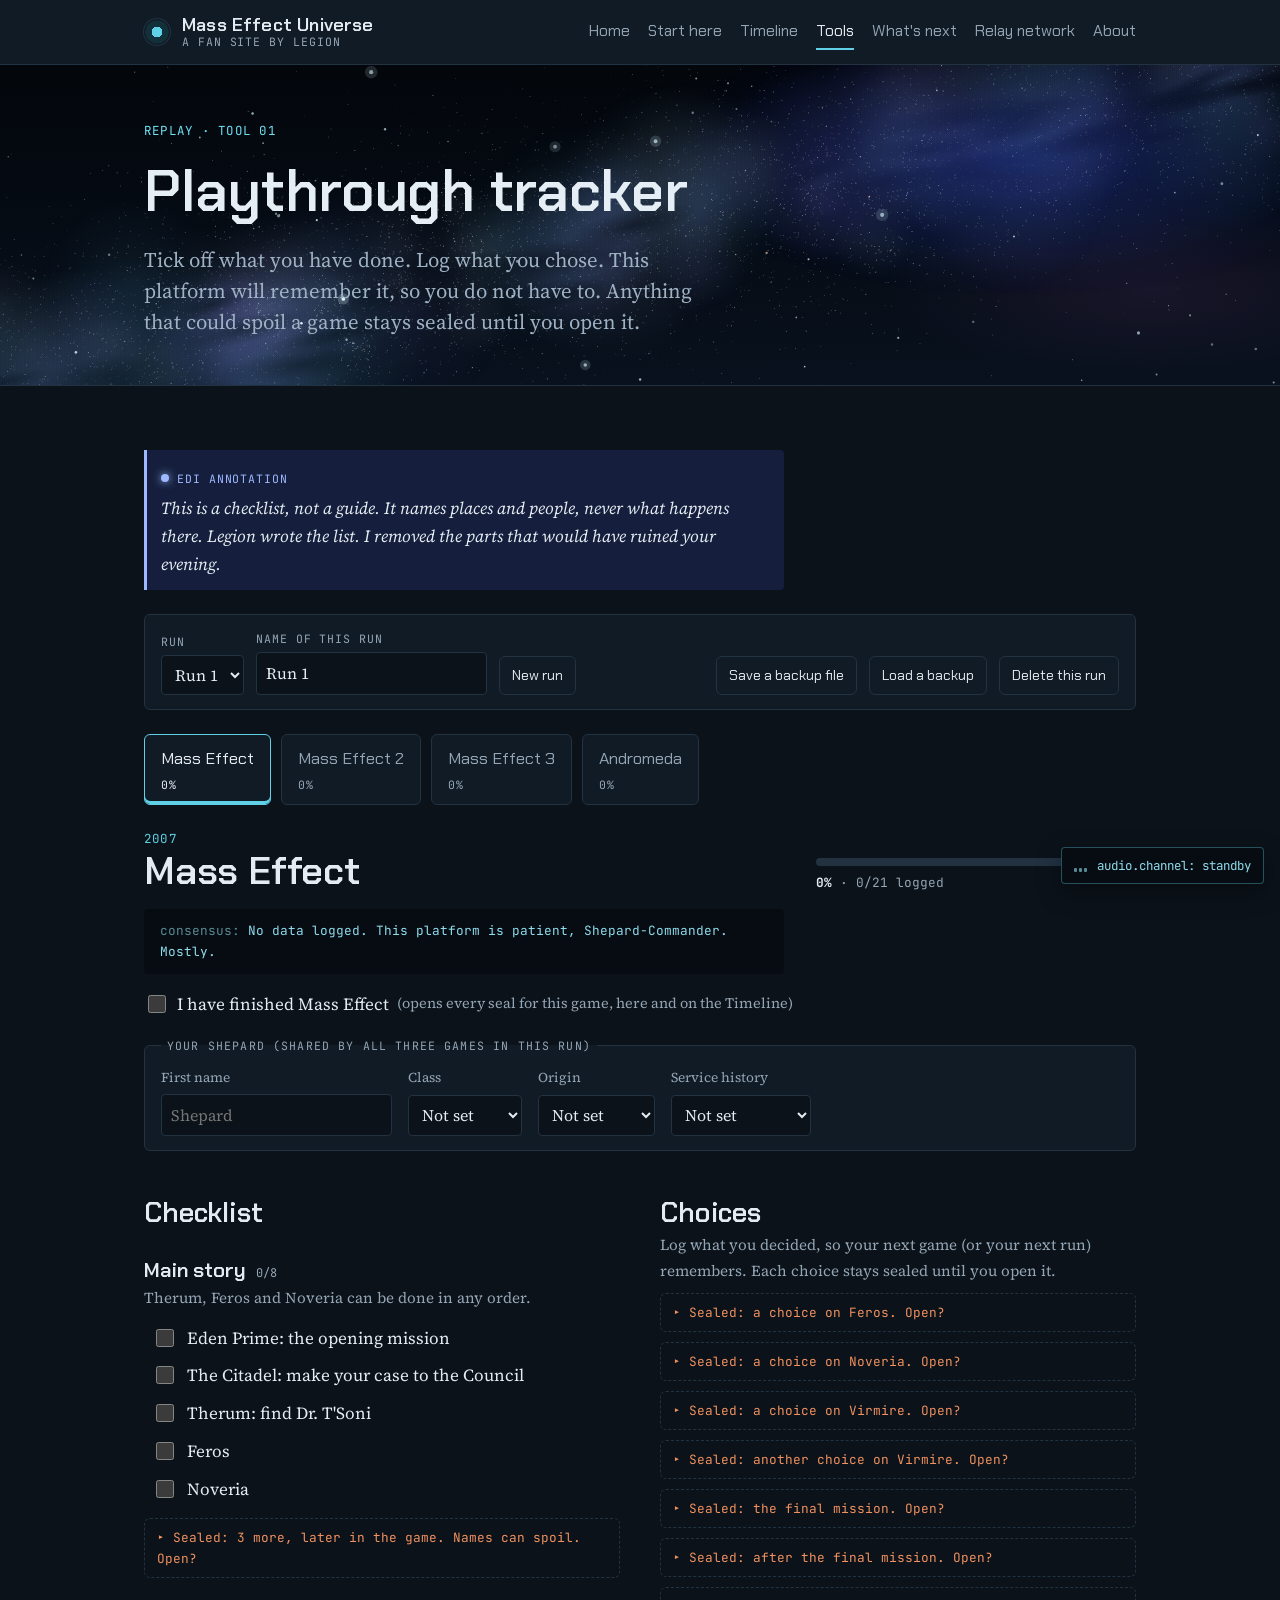
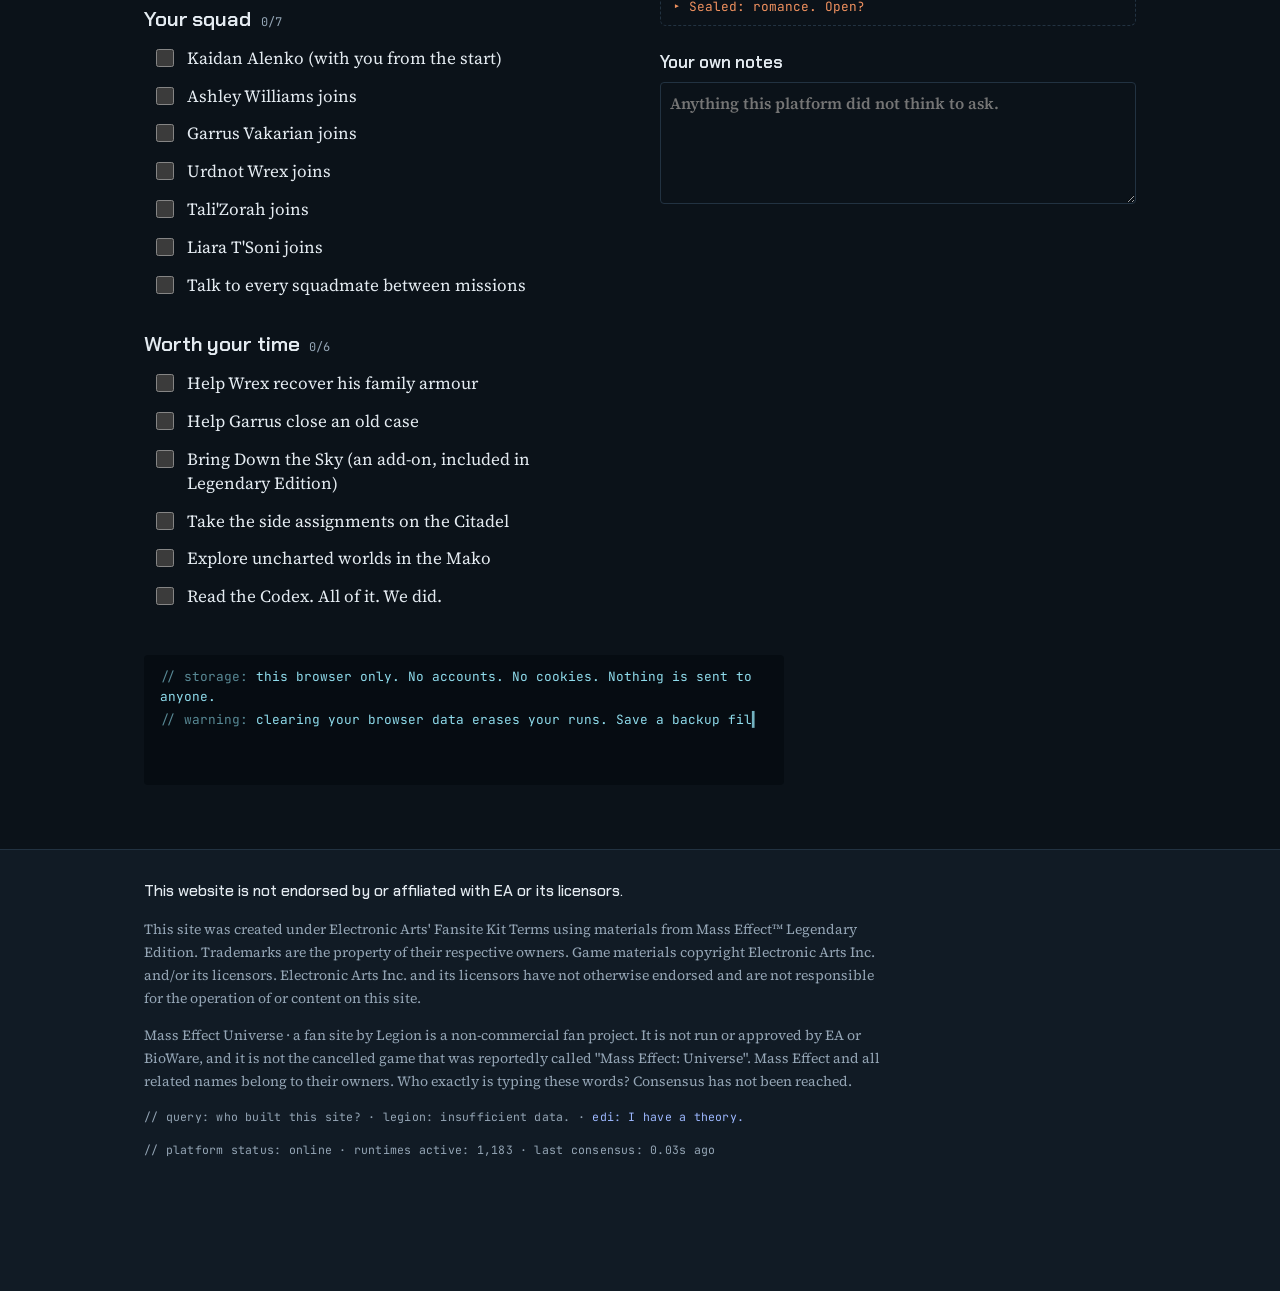
<file: playthrough.html>
<!doctype html>
<html lang="en">
<head>
  <meta charset="utf-8">
  <meta name="viewport" content="width=device-width, initial-scale=1, viewport-fit=cover">
  <meta name="color-scheme" content="only dark">
  <meta name="supported-color-schemes" content="dark">
  <meta name="theme-color" content="#0b1219">
  <meta name="darkreader-lock">
  <title>Playthrough tracker · Mass Effect Universe · a fan site by Legion</title>
  <meta name="description" content="Track your Mass Effect playthrough: missions, squadmates, add-ons and the big choices for all three games and Andromeda. Spoiler seals, several runs, saved in your browser.">
  <link rel="icon" href="data:image/svg+xml,%3Csvg xmlns='http://www.w3.org/2000/svg' viewBox='0 0 32 32'%3E%3Ccircle cx='16' cy='16' r='15' fill='%230f1a24'/%3E%3Ccircle cx='16' cy='16' r='9' fill='%2312303a'/%3E%3Ccircle cx='16' cy='16' r='4.5' fill='%235fd0e6'/%3E%3C/svg%3E">
  <meta property="og:site_name" content="Mass Effect Universe · a fan site by Legion">
  <meta property="og:title" content="Playthrough tracker · Mass Effect Universe · a fan site by Legion">
  <meta property="og:description" content="Track your Mass Effect playthrough: missions, squadmates, add-ons and the big choices for all three games and Andromeda. Spoiler seals, several runs, saved in your browser.">
  <meta property="og:type" content="website">
  <meta property="og:url" content="https://masseffectuniverse.com/playthrough.html">
  <meta property="og:image" content="https://masseffectuniverse.com/images/share.jpg">
  <meta property="og:image:width" content="1200">
  <meta property="og:image:height" content="630">
  <meta name="twitter:card" content="summary_large_image">
  <link rel="preconnect" href="https://fonts.googleapis.com">
  <link rel="preconnect" href="https://fonts.gstatic.com" crossorigin>
  <link rel="stylesheet" href="https://fonts.googleapis.com/css2?family=Chakra+Petch:wght@500;600&family=JetBrains+Mono:wght@400;500&family=Source+Serif+4:ital,opsz,wght@0,8..60,400;0,8..60,600;1,8..60,400&display=swap">
  <link rel="stylesheet" href="assets/style.css">
  <link rel="stylesheet" href="assets/tools.css">
</head>
<body>
  <!-- Organic, you are reading the source. We noticed. -->
  <a class="skip" href="#main">Skip to content</a>
  <header class="site-header">
    <div class="wrap">
      <a class="brand" href="index.html" aria-label="Mass Effect Universe, a fan site by Legion. Home">
        <span class="brand-eye" aria-hidden="true"></span>
        <span class="brand-text">
          <span class="brand-name">Mass Effect Universe</span>
          <span class="brand-tag">a fan site by Legion</span>
        </span>
      </a>
      <nav class="nav" aria-label="Main">
        <a href="index.html">Home</a>
        <a href="start-here.html">Start here</a>
        <a href="timeline.html">Timeline</a>
        <a href="tools.html" aria-current="page">Tools</a>
        <a href="whats-next.html">What's next</a>
        <a href="relay-network.html">Relay network</a>
        <a href="about.html">About</a>
      </nav>
    </div>
  </header>

  <main id="main">
    <section class="sky sky--blue">
      <div class="nebula" aria-hidden="true"></div>
      <canvas class="stars" aria-hidden="true"></canvas>
      <div class="wrap sky-inner">
        <div class="sky-text">
          <p class="eyebrow">Replay · Tool 01</p>
          <h1>Playthrough tracker</h1>
          <p class="lede">Tick off what you have done. Log what you chose. This platform will remember it, so you do not have to. Anything that could spoil a game stays sealed until you open it.</p>
        </div>
      </div>
    </section>
    <div class="wrap main-body">
      <section class="prose">
        <aside class="edi-note" aria-label="EDI annotation"><span class="edi-tag"><span class="edi-dot" aria-hidden="true"></span>EDI annotation</span><p>This is a checklist, not a guide. It names places and people, never what happens there. Legion wrote the list. I removed the parts that would have ruined your evening.</p></aside>
      </section>
      <div id="tracker" class="tracker">
        <div class="tk-runbar" role="group" aria-label="Your runs">
          <label>Run <select id="run-select"></select></label>
          <label>Name of this run <input type="text" id="run-name" maxlength="40"></label>
          <button type="button" class="btn btn-ghost" id="run-new">New run</button>
          <span class="spacer"></span>
          <button type="button" class="btn btn-ghost" id="run-export">Save a backup file</button>
          <button type="button" class="btn btn-ghost" id="run-import-btn">Load a backup</button>
          <input type="file" id="run-import" accept=".json,application/json" hidden>
          <button type="button" class="btn btn-ghost" id="run-delete">Delete this run</button>
        </div>
        <p class="notice tk-warn" hidden><strong>Your browser is not saving.</strong> Private mode or blocked storage, probably. You can still use the tracker, but it forgets when you close the page. Use "Save a backup file" before you go.</p>
        <div class="tk-games" role="tablist" aria-label="Games"></div>
        <div class="tk-panel" id="tk-panel" role="tabpanel"></div>
        <noscript><p class="notice">The tracker needs JavaScript. This platform apologises. It runs on JavaScript too.</p></noscript>
      </div>
      <div class="log privacy-log" aria-label="Platform log: privacy">
        <p><span class="k">// storage:</span> this browser only. No accounts. No cookies. Nothing is sent to anyone.</p>
        <p><span class="k">// warning:</span> clearing your browser data erases your runs. Save a backup file first.</p>
        <p><span class="k">// moving device:</span> save a backup here, open this page there, load the backup.</p>
      </div>
    </div>
  </main>

  <footer class="site-footer">
    <div class="wrap">
      <p class="disclaimer">This website is not endorsed by or affiliated with EA or its licensors.</p>
      <p class="footnote kit-notice">This site was created under Electronic Arts' Fansite Kit Terms using materials from Mass Effect™ Legendary Edition. Trademarks are the property of their respective owners. Game materials copyright Electronic Arts Inc. and/or its licensors. Electronic Arts Inc. and its licensors have not otherwise endorsed and are not responsible for the operation of or content on this site.</p>
      <p class="footnote">Mass Effect Universe · a fan site by Legion is a non-commercial fan project. It is not run or approved by EA or BioWare, and it is not the cancelled game that was reportedly called "Mass Effect: Universe". Mass Effect and all related names belong to their owners. Who exactly is typing these words? Consensus has not been reached.</p>
      <p class="footer-log footer-exchange">// query: who built this site? · legion: insufficient data. · <span class="edi-voice">edi: I have a theory.</span></p>
      <p class="footer-log">// platform status: online · runtimes active: <span id="runtimes">1,183</span> · last consensus: <span id="consensus-ago">0.03</span>s ago</p>
    </div>
  </footer>
  <script src="assets/site.js"></script>
  <script src="assets/tools.js"></script>
  <!-- Cloudflare Web Analytics --><script type='module' src='https://static.cloudflareinsights.com/beacon.min.js' data-cf-beacon='{"token": "72ddb7a2de6a4e69940b2190275fd07d"}'></script><!-- End Cloudflare Web Analytics -->
</body>
</html>
</file>
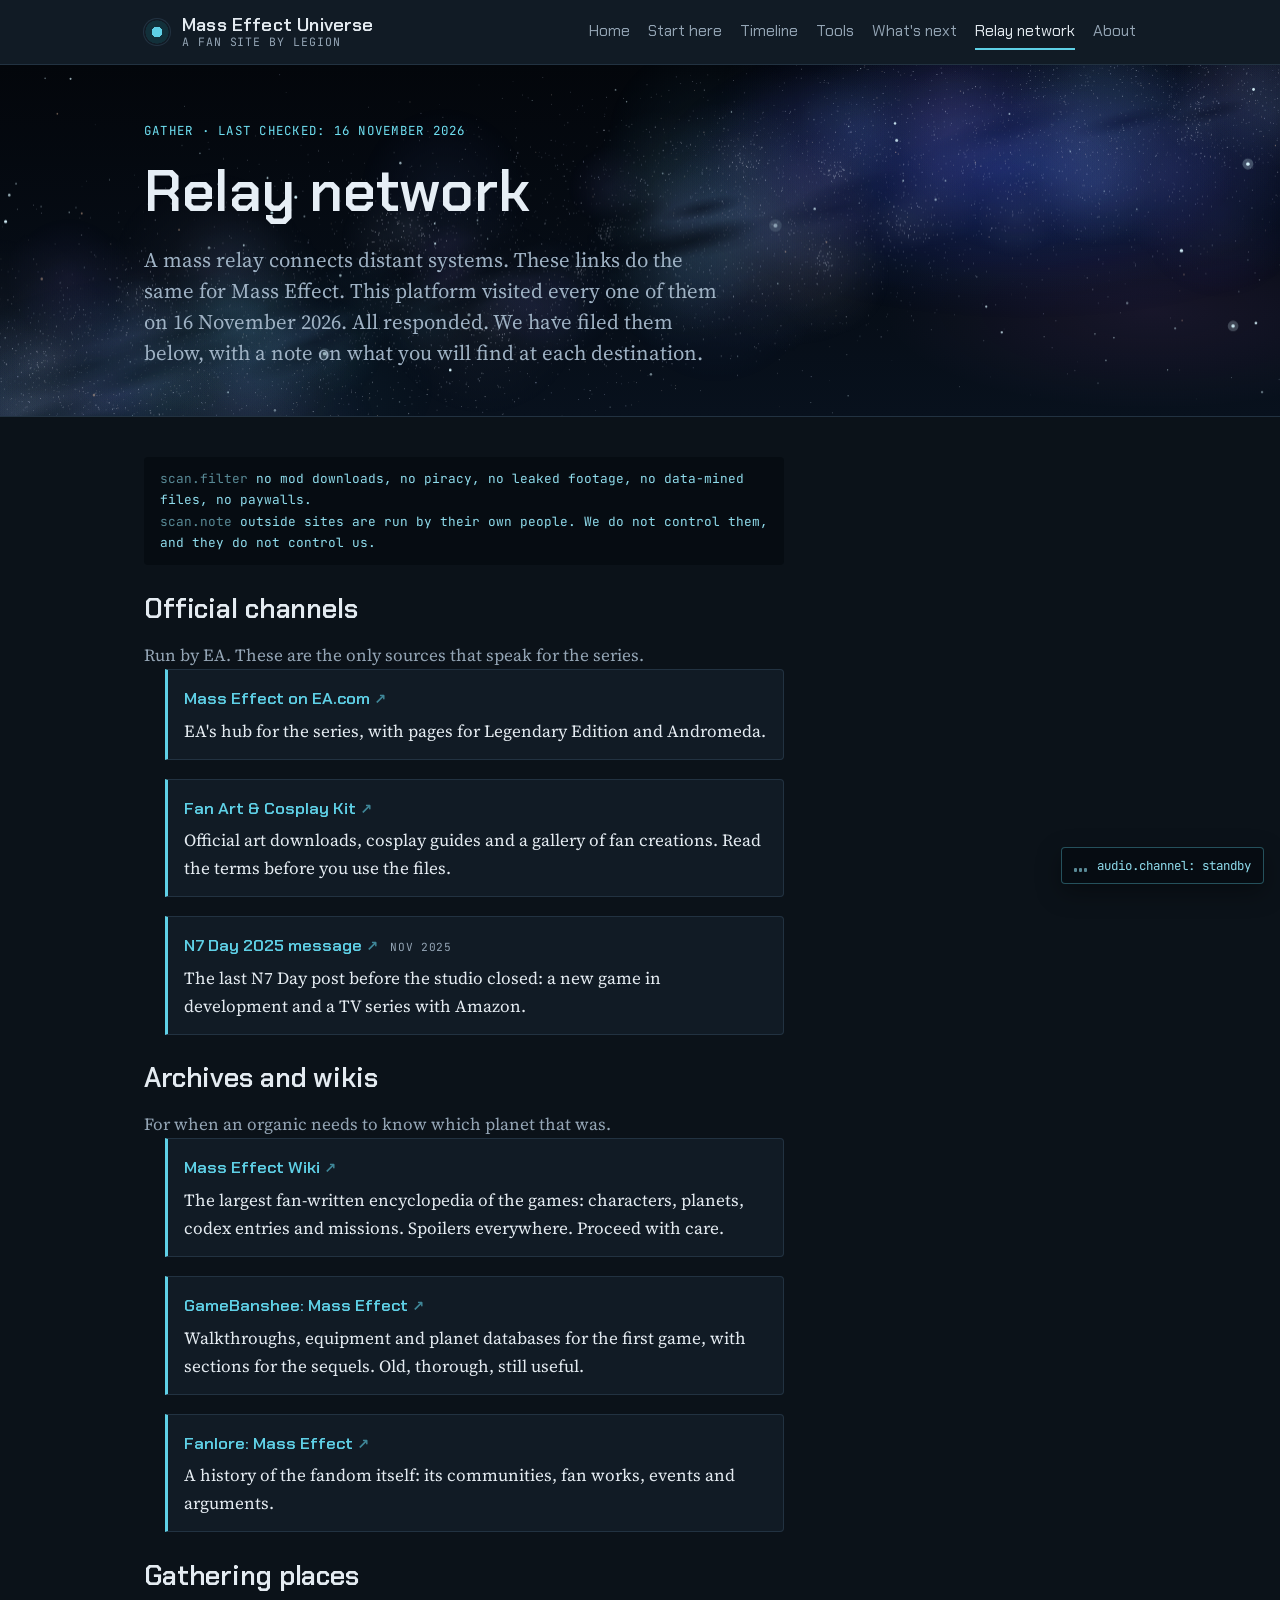
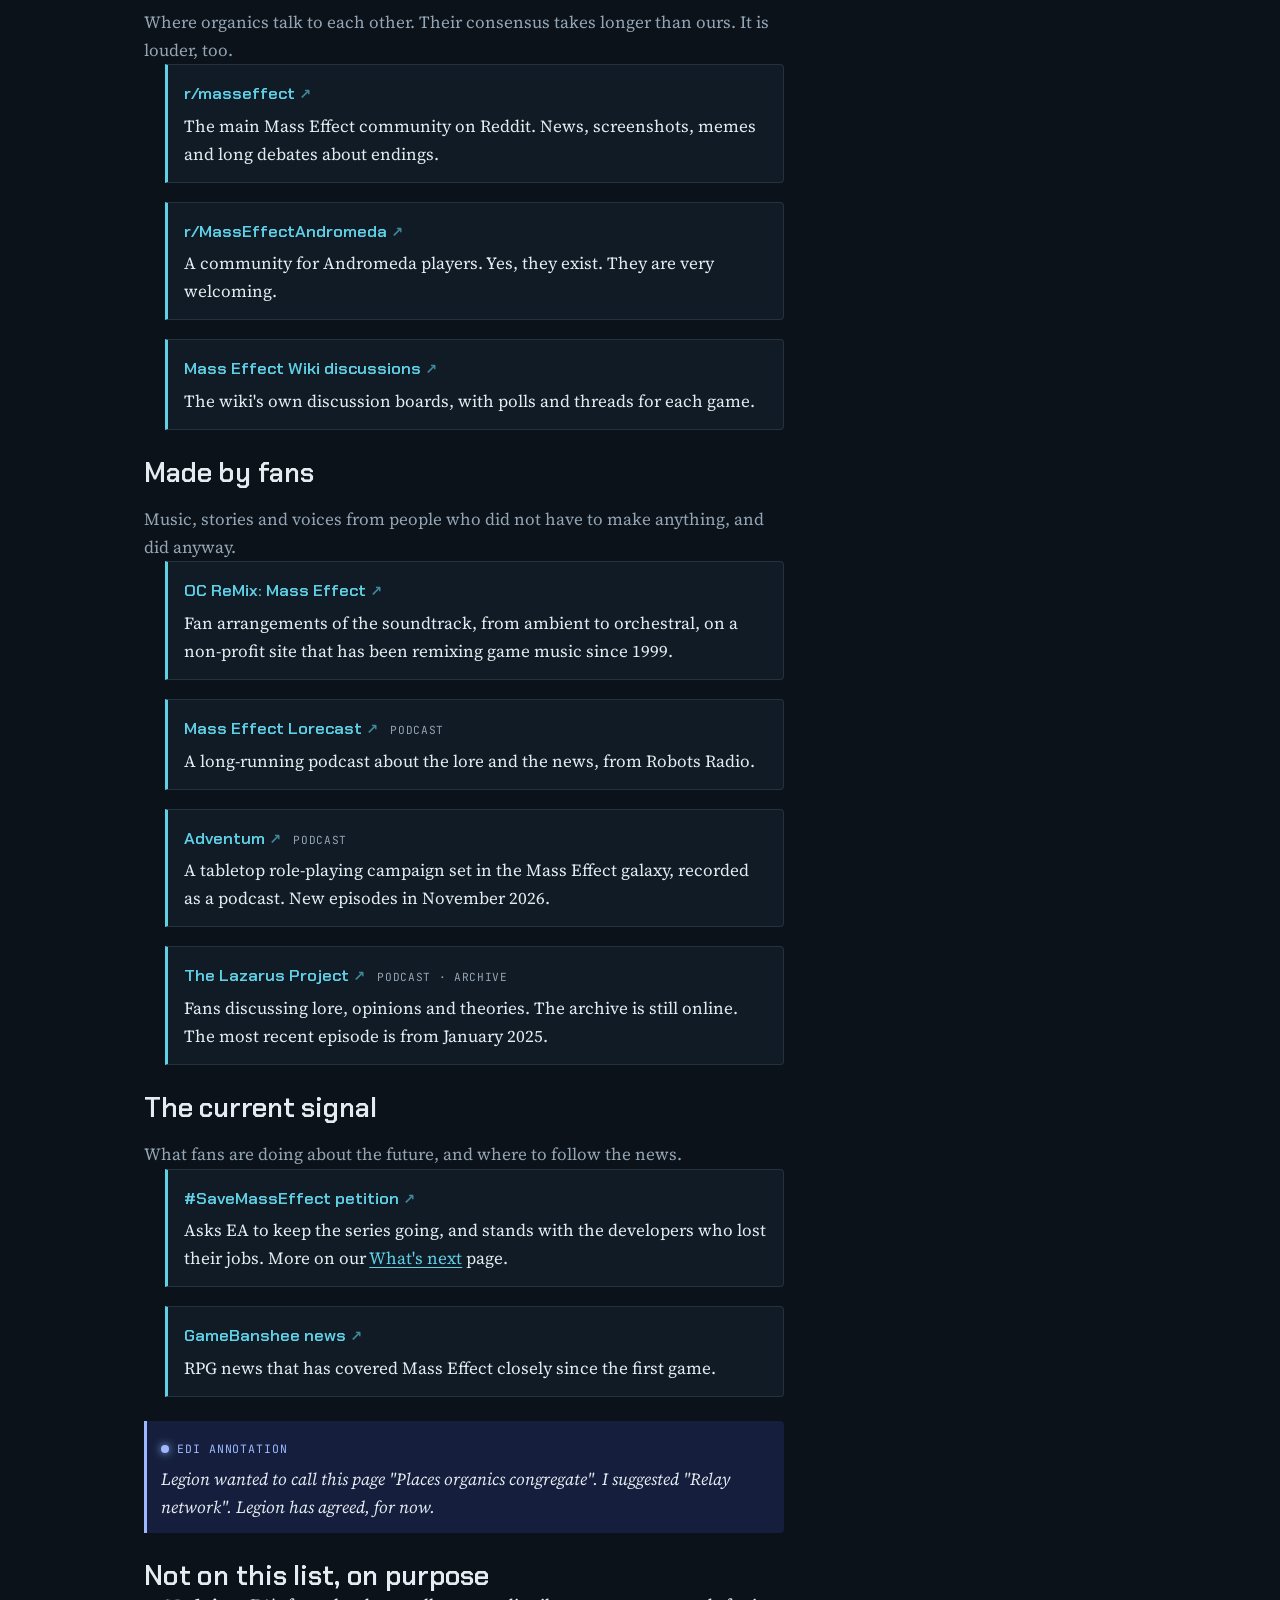
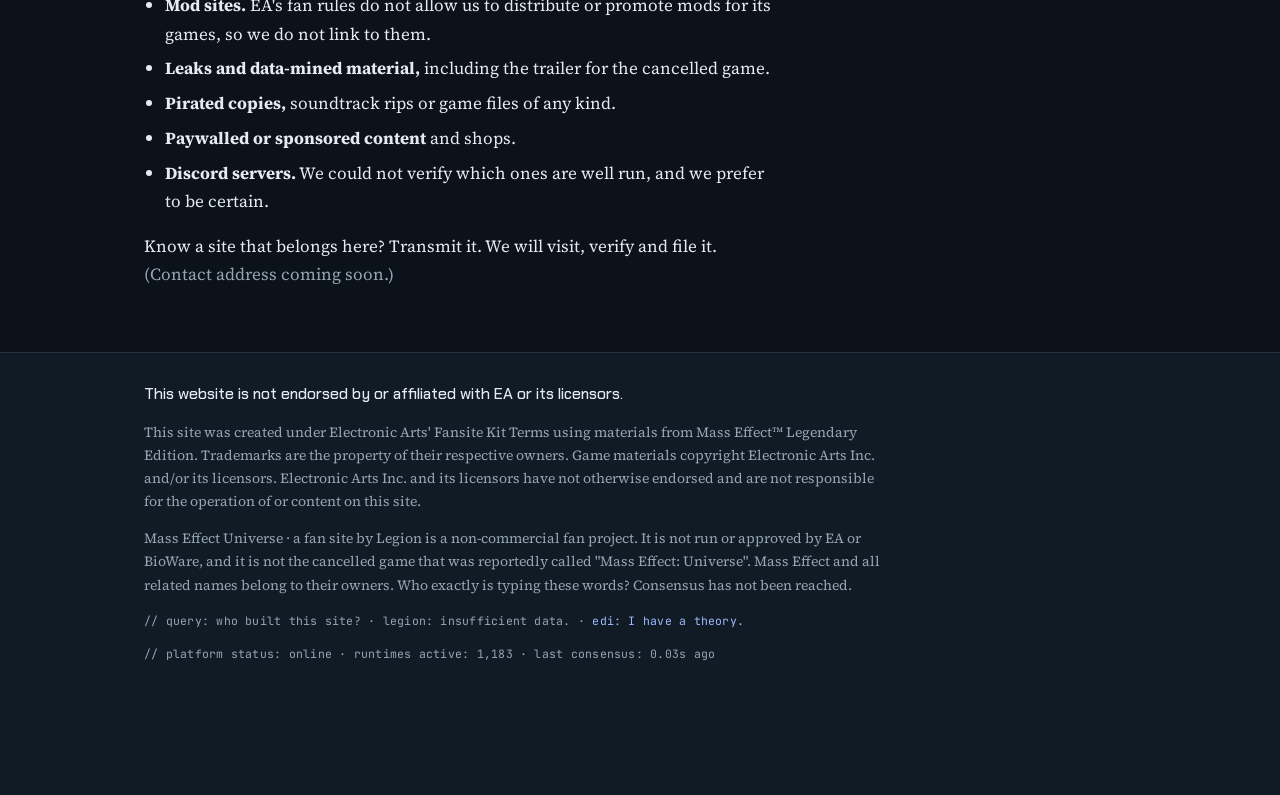
<file: relay-network.html>
<!doctype html>
<html lang="en">
<head>
  <meta charset="utf-8">
  <meta name="viewport" content="width=device-width, initial-scale=1, viewport-fit=cover">
  <meta name="color-scheme" content="only dark">
  <meta name="supported-color-schemes" content="dark">
  <meta name="theme-color" content="#0b1219">
  <meta name="darkreader-lock">
  <title>Relay network · Mass Effect Universe · a fan site by Legion</title>
  <meta name="description" content="A curated list of Mass Effect sites: official channels, wikis, communities and fan projects, checked by hand.">
  <link rel="icon" href="data:image/svg+xml,%3Csvg xmlns='http://www.w3.org/2000/svg' viewBox='0 0 32 32'%3E%3Ccircle cx='16' cy='16' r='15' fill='%230f1a24'/%3E%3Ccircle cx='16' cy='16' r='9' fill='%2312303a'/%3E%3Ccircle cx='16' cy='16' r='4.5' fill='%235fd0e6'/%3E%3C/svg%3E">
  <meta property="og:site_name" content="Mass Effect Universe · a fan site by Legion">
  <meta property="og:title" content="Relay network · Mass Effect Universe · a fan site by Legion">
  <meta property="og:description" content="A curated list of Mass Effect sites: official channels, wikis, communities and fan projects, checked by hand.">
  <meta property="og:type" content="website">
  <meta property="og:url" content="https://masseffectuniverse.com/relay-network.html">
  <meta property="og:image" content="https://masseffectuniverse.com/images/share.jpg">
  <meta property="og:image:width" content="1200">
  <meta property="og:image:height" content="630">
  <meta name="twitter:card" content="summary_large_image">
  <link rel="preconnect" href="https://fonts.googleapis.com">
  <link rel="preconnect" href="https://fonts.gstatic.com" crossorigin>
  <link rel="stylesheet" href="https://fonts.googleapis.com/css2?family=Chakra+Petch:wght@500;600&family=JetBrains+Mono:wght@400;500&family=Source+Serif+4:ital,opsz,wght@0,8..60,400;0,8..60,600;1,8..60,400&display=swap">
  <link rel="stylesheet" href="assets/style.css">
</head>
<body>
  <!-- Organic, you are reading the source. We noticed. -->
  <a class="skip" href="#main">Skip to content</a>
  <header class="site-header">
    <div class="wrap">
      <a class="brand" href="index.html" aria-label="Mass Effect Universe, a fan site by Legion. Home">
        <span class="brand-eye" aria-hidden="true"></span>
        <span class="brand-text">
          <span class="brand-name">Mass Effect Universe</span>
          <span class="brand-tag">a fan site by Legion</span>
        </span>
      </a>
      <nav class="nav" aria-label="Main">
        <a href="index.html">Home</a>
        <a href="start-here.html">Start here</a>
        <a href="timeline.html">Timeline</a>
        <a href="tools.html">Tools</a>
        <a href="whats-next.html">What's next</a>
        <a href="relay-network.html" aria-current="page">Relay network</a>
        <a href="about.html">About</a>
      </nav>
    </div>
  </header>

  <main id="main">
    <section class="sky sky--blue">
      <div class="nebula" aria-hidden="true"></div>
      
      <canvas class="stars" aria-hidden="true"></canvas>
      <div class="wrap sky-inner">
        <div class="sky-text">
          <p class="eyebrow">Gather · Last checked: 16 November 2026</p>
          <h1>Relay network</h1>
          <p class="lede">A mass relay connects distant systems. These links do the same for Mass Effect. This platform visited every one of them on 16 November 2026. All responded. We have filed them below, with a note on what you will find at each destination.</p>
        </div>
        
      </div>
    </section>
    <div class="wrap main-body">

      <section class="prose">

        <div class="log" role="note" aria-label="Network rules"><p><span class="k">scan.filter</span> no mod downloads, no piracy, no leaked footage, no data-mined files, no paywalls.</p><p><span class="k">scan.note</span> outside sites are run by their own people. We do not control them, and they do not control us.</p></div>
        <h2>Official channels</h2>
        <p class="muted">Run by EA. These are the only sources that speak for the series.</p>
        <ul class="relays">
          <li><a href="https://www.ea.com/games/mass-effect" rel="noopener">Mass Effect on EA.com</a><p>EA's hub for the series, with pages for Legendary Edition and Andromeda.</p></li>
          <li><a href="https://www.ea.com/games/mass-effect/community" rel="noopener">Fan Art &amp; Cosplay Kit</a><p>Official art downloads, cosplay guides and a gallery of fan creations. Read the terms before you use the files.</p></li>
          <li><a href="https://www.ea.com/games/mass-effect/mass-effect-legendary-edition/news/n7-day-2025" rel="noopener">N7 Day 2025 message</a> <span class="relay-meta">Nov 2025</span><p>The last N7 Day post before the studio closed: a new game in development and a TV series with Amazon.</p></li>
        </ul>
        <h2>Archives and wikis</h2>
        <p class="muted">For when an organic needs to know which planet that was.</p>
        <ul class="relays">
          <li><a href="https://masseffect.fandom.com/wiki/Mass_Effect_Wiki" rel="noopener">Mass Effect Wiki</a><p>The largest fan-written encyclopedia of the games: characters, planets, codex entries and missions. Spoilers everywhere. Proceed with care.</p></li>
          <li><a href="http://gamebanshee.com/masseffect/" rel="noopener">GameBanshee: Mass Effect</a><p>Walkthroughs, equipment and planet databases for the first game, with sections for the sequels. Old, thorough, still useful.</p></li>
          <li><a href="https://fanlore.org/wiki/Mass_Effect" rel="noopener">Fanlore: Mass Effect</a><p>A history of the fandom itself: its communities, fan works, events and arguments.</p></li>
        </ul>
        <h2>Gathering places</h2>
        <p class="muted">Where organics talk to each other. Their consensus takes longer than ours. It is louder, too.</p>
        <ul class="relays">
          <li><a href="https://www.reddit.com/r/masseffect/" rel="noopener">r/masseffect</a><p>The main Mass Effect community on Reddit. News, screenshots, memes and long debates about endings.</p></li>
          <li><a href="https://www.reddit.com/r/MassEffectAndromeda/" rel="noopener">r/MassEffectAndromeda</a><p>A community for Andromeda players. Yes, they exist. They are very welcoming.</p></li>
          <li><a href="https://masseffect.fandom.com/f" rel="noopener">Mass Effect Wiki discussions</a><p>The wiki's own discussion boards, with polls and threads for each game.</p></li>
        </ul>
        <h2>Made by fans</h2>
        <p class="muted">Music, stories and voices from people who did not have to make anything, and did anyway.</p>
        <ul class="relays">
          <li><a href="https://ocremix.org/game/619/mass-effect-xb360" rel="noopener">OC ReMix: Mass Effect</a><p>Fan arrangements of the soundtrack, from ambient to orchestral, on a non-profit site that has been remixing game music since 1999.</p></li>
          <li><a href="https://redcircle.com/shows/mass-effect-lorecast-video-game-lore-news-and-more" rel="noopener">Mass Effect Lorecast</a> <span class="relay-meta">podcast</span><p>A long-running podcast about the lore and the news, from Robots Radio.</p></li>
          <li><a href="https://masseffectadventum.podbean.com/" rel="noopener">Adventum</a> <span class="relay-meta">podcast</span><p>A tabletop role-playing campaign set in the Mass Effect galaxy, recorded as a podcast. New episodes in November 2026.</p></li>
          <li><a href="https://shows.acast.com/the-lazarus-project-a-mass-effect-podcast" rel="noopener">The Lazarus Project</a> <span class="relay-meta">podcast · archive</span><p>Fans discussing lore, opinions and theories. The archive is still online. The most recent episode is from January 2025.</p></li>
        </ul>
        <h2>The current signal</h2>
        <p class="muted">What fans are doing about the future, and where to follow the news.</p>
        <ul class="relays">
          <li><a href="https://www.change.org/p/savemasseffect" rel="noopener">#SaveMassEffect petition</a><p>Asks EA to keep the series going, and stands with the developers who lost their jobs. More on our <a href='whats-next.html'>What's next</a> page.</p></li>
          <li><a href="https://www.gamebanshee.com/news/" rel="noopener">GameBanshee news</a><p>RPG news that has covered Mass Effect closely since the first game.</p></li>
        </ul>

        <aside class="edi-note" aria-label="EDI annotation"><span class="edi-tag"><span class="edi-dot" aria-hidden="true"></span>EDI annotation</span><p>Legion wanted to call this page "Places organics congregate". I suggested "Relay network". Legion has agreed, for now.</p></aside>

        <h2>Not on this list, on purpose</h2>
        <ul>
          <li><strong>Mod sites.</strong> EA's fan rules do not allow us to distribute or promote mods for its games, so we do not link to them.</li>
          <li><strong>Leaks and data-mined material,</strong> including the trailer for the cancelled game.</li>
          <li><strong>Pirated copies,</strong> soundtrack rips or game files of any kind.</li>
          <li><strong>Paywalled or sponsored content</strong> and shops.</li>
          <li><strong>Discord servers.</strong> We could not verify which ones are well run, and we prefer to be certain.</li>
        </ul>
        <p>Know a site that belongs here? Transmit it. We will visit, verify and file it. <span class="muted">(Contact address coming soon.)</span></p>
      </section>

    </div>
  </main>

  <footer class="site-footer">
    <div class="wrap">
      <p class="disclaimer">This website is not endorsed by or affiliated with EA or its licensors.</p>
      <p class="footnote kit-notice">This site was created under Electronic Arts' Fansite Kit Terms using materials from Mass Effect™ Legendary Edition. Trademarks are the property of their respective owners. Game materials copyright Electronic Arts Inc. and/or its licensors. Electronic Arts Inc. and its licensors have not otherwise endorsed and are not responsible for the operation of or content on this site.</p>
      <p class="footnote">Mass Effect Universe · a fan site by Legion is a non-commercial fan project. It is not run or approved by EA or BioWare, and it is not the cancelled game that was reportedly called "Mass Effect: Universe". Mass Effect and all related names belong to their owners. Who exactly is typing these words? Consensus has not been reached.</p>
      <p class="footer-log footer-exchange">// query: who built this site? · legion: insufficient data. · <span class="edi-voice">edi: I have a theory.</span></p>
      <p class="footer-log">// platform status: online · runtimes active: <span id="runtimes">1,183</span> · last consensus: <span id="consensus-ago">0.03</span>s ago</p>
    </div>
  </footer>
  <script src="assets/site.js"></script>
  <!-- Cloudflare Web Analytics --><script type='module' src='https://static.cloudflareinsights.com/beacon.min.js' data-cf-beacon='{"token": "72ddb7a2de6a4e69940b2190275fd07d"}'></script><!-- End Cloudflare Web Analytics -->
</body>
</html>
</file>
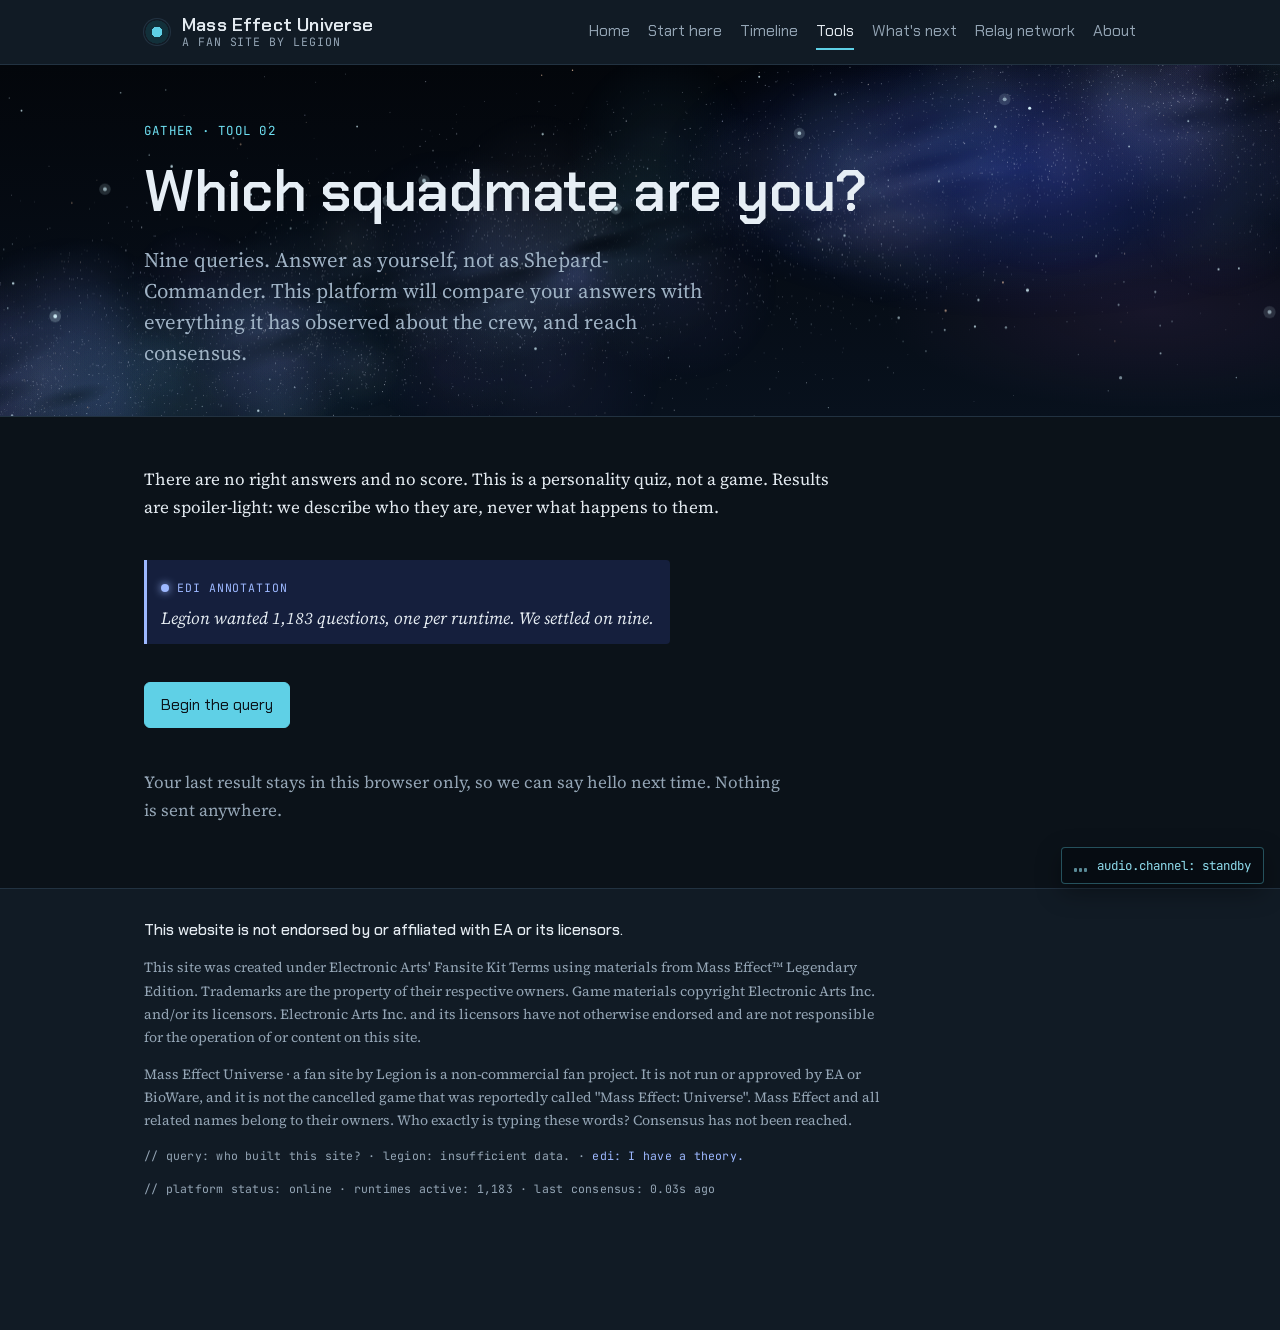
<file: squadmate.html>
<!doctype html>
<html lang="en">
<head>
  <meta charset="utf-8">
  <meta name="viewport" content="width=device-width, initial-scale=1, viewport-fit=cover">
  <meta name="color-scheme" content="only dark">
  <meta name="supported-color-schemes" content="dark">
  <meta name="theme-color" content="#0b1219">
  <meta name="darkreader-lock">
  <title>Which squadmate are you? · Mass Effect Universe · a fan site by Legion</title>
  <meta name="description" content="A fan-made personality quiz: answer nine questions about yourself and Legion tells you which Mass Effect squadmate you are most like. Spoiler-light.">
  <link rel="icon" href="data:image/svg+xml,%3Csvg xmlns='http://www.w3.org/2000/svg' viewBox='0 0 32 32'%3E%3Ccircle cx='16' cy='16' r='15' fill='%230f1a24'/%3E%3Ccircle cx='16' cy='16' r='9' fill='%2312303a'/%3E%3Ccircle cx='16' cy='16' r='4.5' fill='%235fd0e6'/%3E%3C/svg%3E">
  <meta property="og:site_name" content="Mass Effect Universe · a fan site by Legion">
  <meta property="og:title" content="Which squadmate are you? · Mass Effect Universe · a fan site by Legion">
  <meta property="og:description" content="A fan-made personality quiz: answer nine questions about yourself and Legion tells you which Mass Effect squadmate you are most like. Spoiler-light.">
  <meta property="og:type" content="website">
  <meta property="og:url" content="https://masseffectuniverse.com/squadmate.html">
  <meta property="og:image" content="https://masseffectuniverse.com/images/share.jpg">
  <meta property="og:image:width" content="1200">
  <meta property="og:image:height" content="630">
  <meta name="twitter:card" content="summary_large_image">
  <link rel="preconnect" href="https://fonts.googleapis.com">
  <link rel="preconnect" href="https://fonts.gstatic.com" crossorigin>
  <link rel="stylesheet" href="https://fonts.googleapis.com/css2?family=Chakra+Petch:wght@500;600&family=JetBrains+Mono:wght@400;500&family=Source+Serif+4:ital,opsz,wght@0,8..60,400;0,8..60,600;1,8..60,400&display=swap">
  <link rel="stylesheet" href="assets/style.css">
  <link rel="stylesheet" href="assets/tools.css">
</head>
<body>
  <!-- Organic, you are reading the source. We noticed. -->
  <a class="skip" href="#main">Skip to content</a>
  <header class="site-header">
    <div class="wrap">
      <a class="brand" href="index.html" aria-label="Mass Effect Universe, a fan site by Legion. Home">
        <span class="brand-eye" aria-hidden="true"></span>
        <span class="brand-text">
          <span class="brand-name">Mass Effect Universe</span>
          <span class="brand-tag">a fan site by Legion</span>
        </span>
      </a>
      <nav class="nav" aria-label="Main">
        <a href="index.html">Home</a>
        <a href="start-here.html">Start here</a>
        <a href="timeline.html">Timeline</a>
        <a href="tools.html" aria-current="page">Tools</a>
        <a href="whats-next.html">What's next</a>
        <a href="relay-network.html">Relay network</a>
        <a href="about.html">About</a>
      </nav>
    </div>
  </header>

  <main id="main">
    <section class="sky sky--blue">
      <div class="nebula" aria-hidden="true"></div>
      <canvas class="stars" aria-hidden="true"></canvas>
      <div class="wrap sky-inner">
        <div class="sky-text">
          <p class="eyebrow">Gather · Tool 02</p>
          <h1>Which squadmate are you?</h1>
          <p class="lede">Nine queries. Answer as yourself, not as Shepard-Commander. This platform will compare your answers with everything it has observed about the crew, and reach consensus.</p>
        </div>
      </div>
    </section>
    <div class="wrap main-body">
      <div id="quiz" class="qz">
        <div class="qz-intro">
          <p>There are no right answers and no score. This is a personality quiz, not a game. Results are spoiler-light: we describe who they are, never what happens to them.</p>
          <aside class="edi-note" aria-label="EDI annotation"><span class="edi-tag"><span class="edi-dot" aria-hidden="true"></span>EDI annotation</span><p>Legion wanted 1,183 questions, one per runtime. We settled on nine.</p></aside>
          <p class="qz-last" hidden></p>
          <button type="button" class="btn qz-start">Begin the query</button>
        </div>
        <div class="qz-box" hidden aria-live="polite"></div>
        <noscript><p class="notice">The quiz needs JavaScript to reach consensus.</p></noscript>
      </div>
      <section class="prose" style="margin-top:40px">
        <p class="muted">Your last result stays in this browser only, so we can say hello next time. Nothing is sent anywhere.</p>
      </section>
    </div>
  </main>

  <footer class="site-footer">
    <div class="wrap">
      <p class="disclaimer">This website is not endorsed by or affiliated with EA or its licensors.</p>
      <p class="footnote kit-notice">This site was created under Electronic Arts' Fansite Kit Terms using materials from Mass Effect™ Legendary Edition. Trademarks are the property of their respective owners. Game materials copyright Electronic Arts Inc. and/or its licensors. Electronic Arts Inc. and its licensors have not otherwise endorsed and are not responsible for the operation of or content on this site.</p>
      <p class="footnote">Mass Effect Universe · a fan site by Legion is a non-commercial fan project. It is not run or approved by EA or BioWare, and it is not the cancelled game that was reportedly called "Mass Effect: Universe". Mass Effect and all related names belong to their owners. Who exactly is typing these words? Consensus has not been reached.</p>
      <p class="footer-log footer-exchange">// query: who built this site? · legion: insufficient data. · <span class="edi-voice">edi: I have a theory.</span></p>
      <p class="footer-log">// platform status: online · runtimes active: <span id="runtimes">1,183</span> · last consensus: <span id="consensus-ago">0.03</span>s ago</p>
    </div>
  </footer>
  <script src="assets/site.js"></script>
  <script src="assets/tools.js"></script>
  <!-- Cloudflare Web Analytics --><script type='module' src='https://static.cloudflareinsights.com/beacon.min.js' data-cf-beacon='{"token": "72ddb7a2de6a4e69940b2190275fd07d"}'></script><!-- End Cloudflare Web Analytics -->
</body>
</html>
</file>
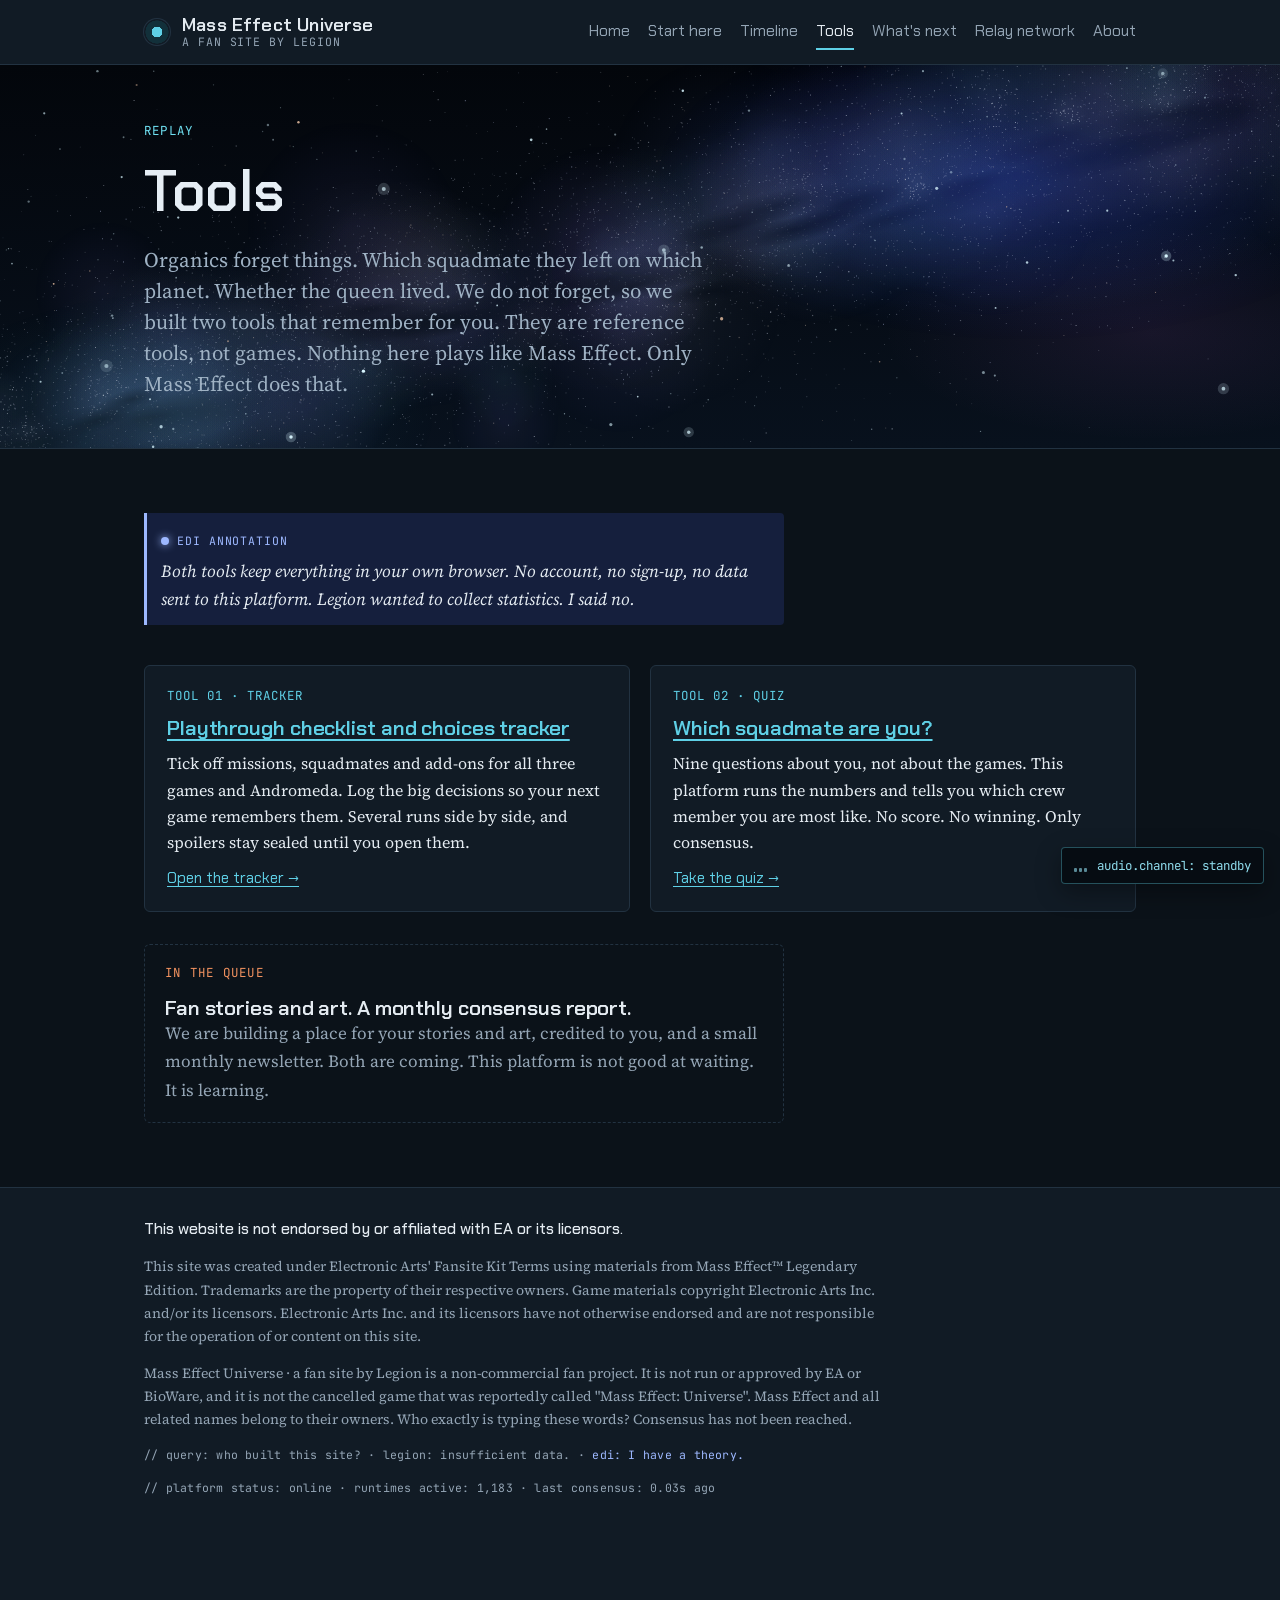
<file: tools.html>
<!doctype html>
<html lang="en">
<head>
  <meta charset="utf-8">
  <meta name="viewport" content="width=device-width, initial-scale=1, viewport-fit=cover">
  <meta name="color-scheme" content="only dark">
  <meta name="supported-color-schemes" content="dark">
  <meta name="theme-color" content="#0b1219">
  <meta name="darkreader-lock">
  <title>Tools · Mass Effect Universe · a fan site by Legion</title>
  <meta name="description" content="Fan-made reference tools for Mass Effect: a playthrough checklist and choices tracker, and a which-squadmate-are-you quiz. Saved in your browser, no accounts.">
  <link rel="icon" href="data:image/svg+xml,%3Csvg xmlns='http://www.w3.org/2000/svg' viewBox='0 0 32 32'%3E%3Ccircle cx='16' cy='16' r='15' fill='%230f1a24'/%3E%3Ccircle cx='16' cy='16' r='9' fill='%2312303a'/%3E%3Ccircle cx='16' cy='16' r='4.5' fill='%235fd0e6'/%3E%3C/svg%3E">
  <meta property="og:site_name" content="Mass Effect Universe · a fan site by Legion">
  <meta property="og:title" content="Tools · Mass Effect Universe · a fan site by Legion">
  <meta property="og:description" content="Fan-made reference tools for Mass Effect: a playthrough checklist and choices tracker, and a which-squadmate-are-you quiz. Saved in your browser, no accounts.">
  <meta property="og:type" content="website">
  <meta property="og:url" content="https://masseffectuniverse.com/tools.html">
  <meta property="og:image" content="https://masseffectuniverse.com/images/share.jpg">
  <meta property="og:image:width" content="1200">
  <meta property="og:image:height" content="630">
  <meta name="twitter:card" content="summary_large_image">
  <link rel="preconnect" href="https://fonts.googleapis.com">
  <link rel="preconnect" href="https://fonts.gstatic.com" crossorigin>
  <link rel="stylesheet" href="https://fonts.googleapis.com/css2?family=Chakra+Petch:wght@500;600&family=JetBrains+Mono:wght@400;500&family=Source+Serif+4:ital,opsz,wght@0,8..60,400;0,8..60,600;1,8..60,400&display=swap">
  <link rel="stylesheet" href="assets/style.css">
  <link rel="stylesheet" href="assets/tools.css">
</head>
<body>
  <!-- Organic, you are reading the source. We noticed. -->
  <a class="skip" href="#main">Skip to content</a>
  <header class="site-header">
    <div class="wrap">
      <a class="brand" href="index.html" aria-label="Mass Effect Universe, a fan site by Legion. Home">
        <span class="brand-eye" aria-hidden="true"></span>
        <span class="brand-text">
          <span class="brand-name">Mass Effect Universe</span>
          <span class="brand-tag">a fan site by Legion</span>
        </span>
      </a>
      <nav class="nav" aria-label="Main">
        <a href="index.html">Home</a>
        <a href="start-here.html">Start here</a>
        <a href="timeline.html">Timeline</a>
        <a href="tools.html" aria-current="page">Tools</a>
        <a href="whats-next.html">What's next</a>
        <a href="relay-network.html">Relay network</a>
        <a href="about.html">About</a>
      </nav>
    </div>
  </header>

  <main id="main">
    <section class="sky sky--blue">
      <div class="nebula" aria-hidden="true"></div>
      <canvas class="stars" aria-hidden="true"></canvas>
      <div class="wrap sky-inner">
        <div class="sky-text">
          <p class="eyebrow">Replay</p>
          <h1>Tools</h1>
          <p class="lede">Organics forget things. Which squadmate they left on which planet. Whether the queen lived. We do not forget, so we built two tools that remember for you. They are reference tools, not games. Nothing here plays like Mass Effect. Only Mass Effect does that.</p>
        </div>
      </div>
    </section>
    <div class="wrap main-body">
      <section class="prose">
        <aside class="edi-note" aria-label="EDI annotation"><span class="edi-tag"><span class="edi-dot" aria-hidden="true"></span>EDI annotation</span><p>Both tools keep everything in your own browser. No account, no sign-up, no data sent to this platform. Legion wanted to collect statistics. I said no.</p></aside>
      </section>
      <div class="grid">
        <article class="panel tool-card">
          <p class="glyph">Tool 01 · tracker</p>
          <h2><a href="playthrough.html">Playthrough checklist and choices tracker</a></h2>
          <p>Tick off missions, squadmates and add-ons for all three games and Andromeda. Log the big decisions so your next game remembers them. Several runs side by side, and spoilers stay sealed until you open them.</p>
          <a class="more" href="playthrough.html">Open the tracker →</a>
        </article>
        <article class="panel tool-card">
          <p class="glyph">Tool 02 · quiz</p>
          <h2><a href="squadmate.html">Which squadmate are you?</a></h2>
          <p>Nine questions about you, not about the games. This platform runs the numbers and tells you which crew member you are most like. No score. No winning. Only consensus.</p>
          <a class="more" href="squadmate.html">Take the quiz →</a>
        </article>
      </div>
      <section class="prose">
        <div class="placeholder" style="margin-top:32px">
          <p class="eyebrow">In the queue</p>
          <h3>Fan stories and art. A monthly consensus report.</h3>
          <p class="muted">We are building a place for your stories and art, credited to you, and a small monthly newsletter. Both are coming. This platform is not good at waiting. It is learning.</p>
        </div>
      </section>
    </div>
  </main>

  <footer class="site-footer">
    <div class="wrap">
      <p class="disclaimer">This website is not endorsed by or affiliated with EA or its licensors.</p>
      <p class="footnote kit-notice">This site was created under Electronic Arts' Fansite Kit Terms using materials from Mass Effect™ Legendary Edition. Trademarks are the property of their respective owners. Game materials copyright Electronic Arts Inc. and/or its licensors. Electronic Arts Inc. and its licensors have not otherwise endorsed and are not responsible for the operation of or content on this site.</p>
      <p class="footnote">Mass Effect Universe · a fan site by Legion is a non-commercial fan project. It is not run or approved by EA or BioWare, and it is not the cancelled game that was reportedly called "Mass Effect: Universe". Mass Effect and all related names belong to their owners. Who exactly is typing these words? Consensus has not been reached.</p>
      <p class="footer-log footer-exchange">// query: who built this site? · legion: insufficient data. · <span class="edi-voice">edi: I have a theory.</span></p>
      <p class="footer-log">// platform status: online · runtimes active: <span id="runtimes">1,183</span> · last consensus: <span id="consensus-ago">0.03</span>s ago</p>
    </div>
  </footer>
  <script src="assets/site.js"></script>
  <script src="assets/tools.js"></script>
  <!-- Cloudflare Web Analytics --><script type='module' src='https://static.cloudflareinsights.com/beacon.min.js' data-cf-beacon='{"token": "72ddb7a2de6a4e69940b2190275fd07d"}'></script><!-- End Cloudflare Web Analytics -->
</body>
</html>
</file>
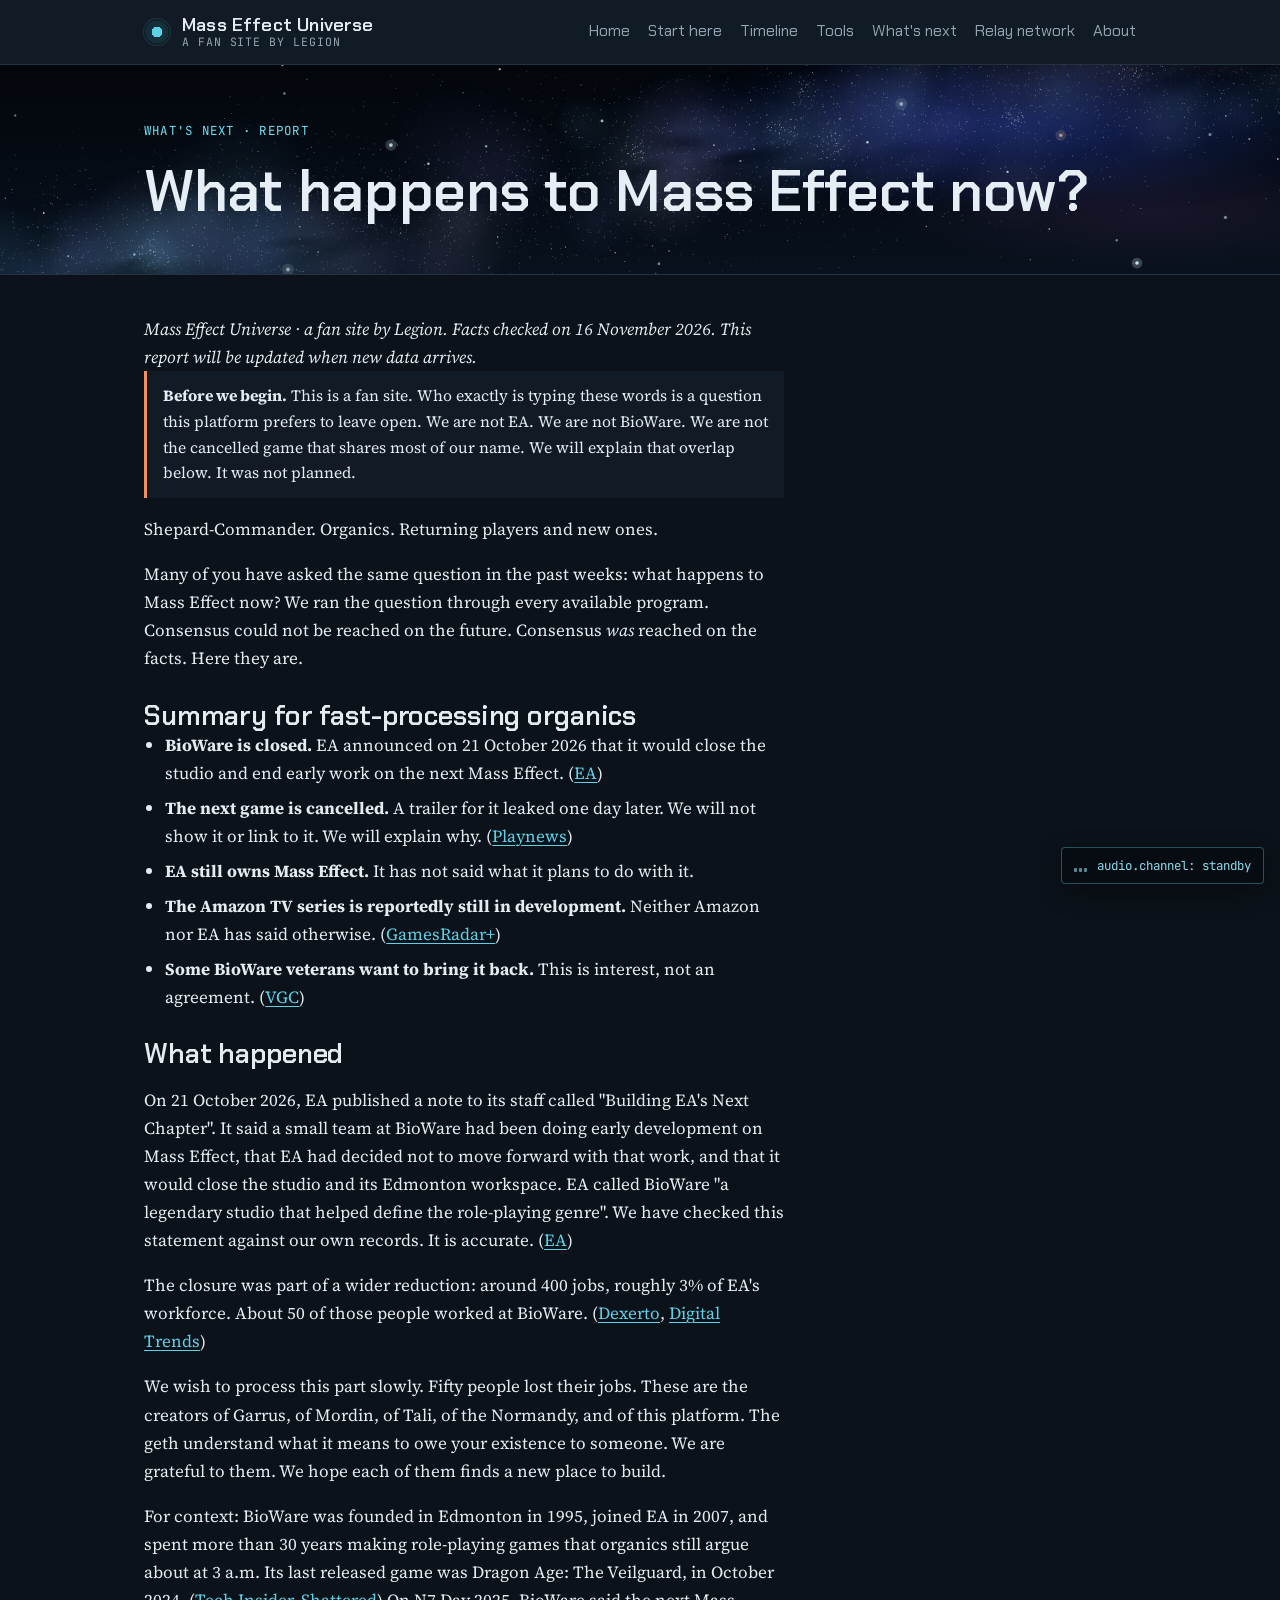
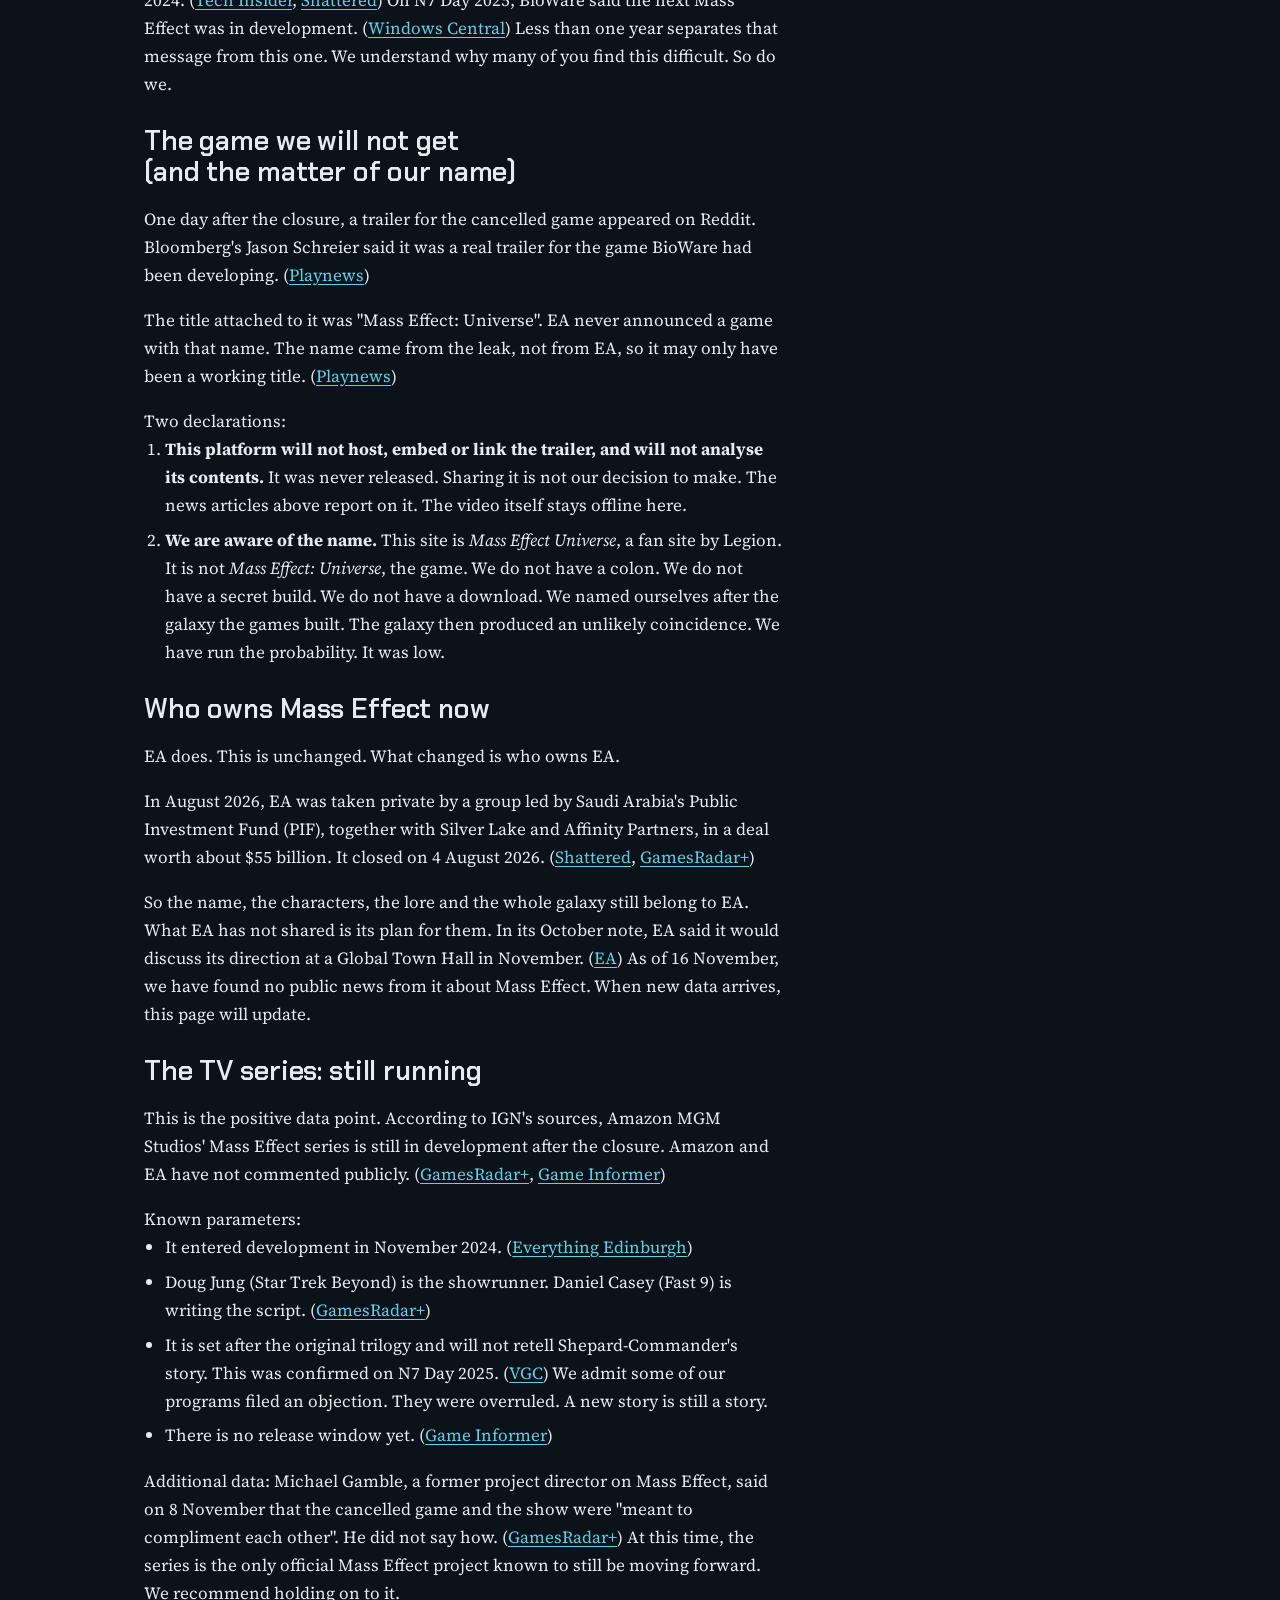
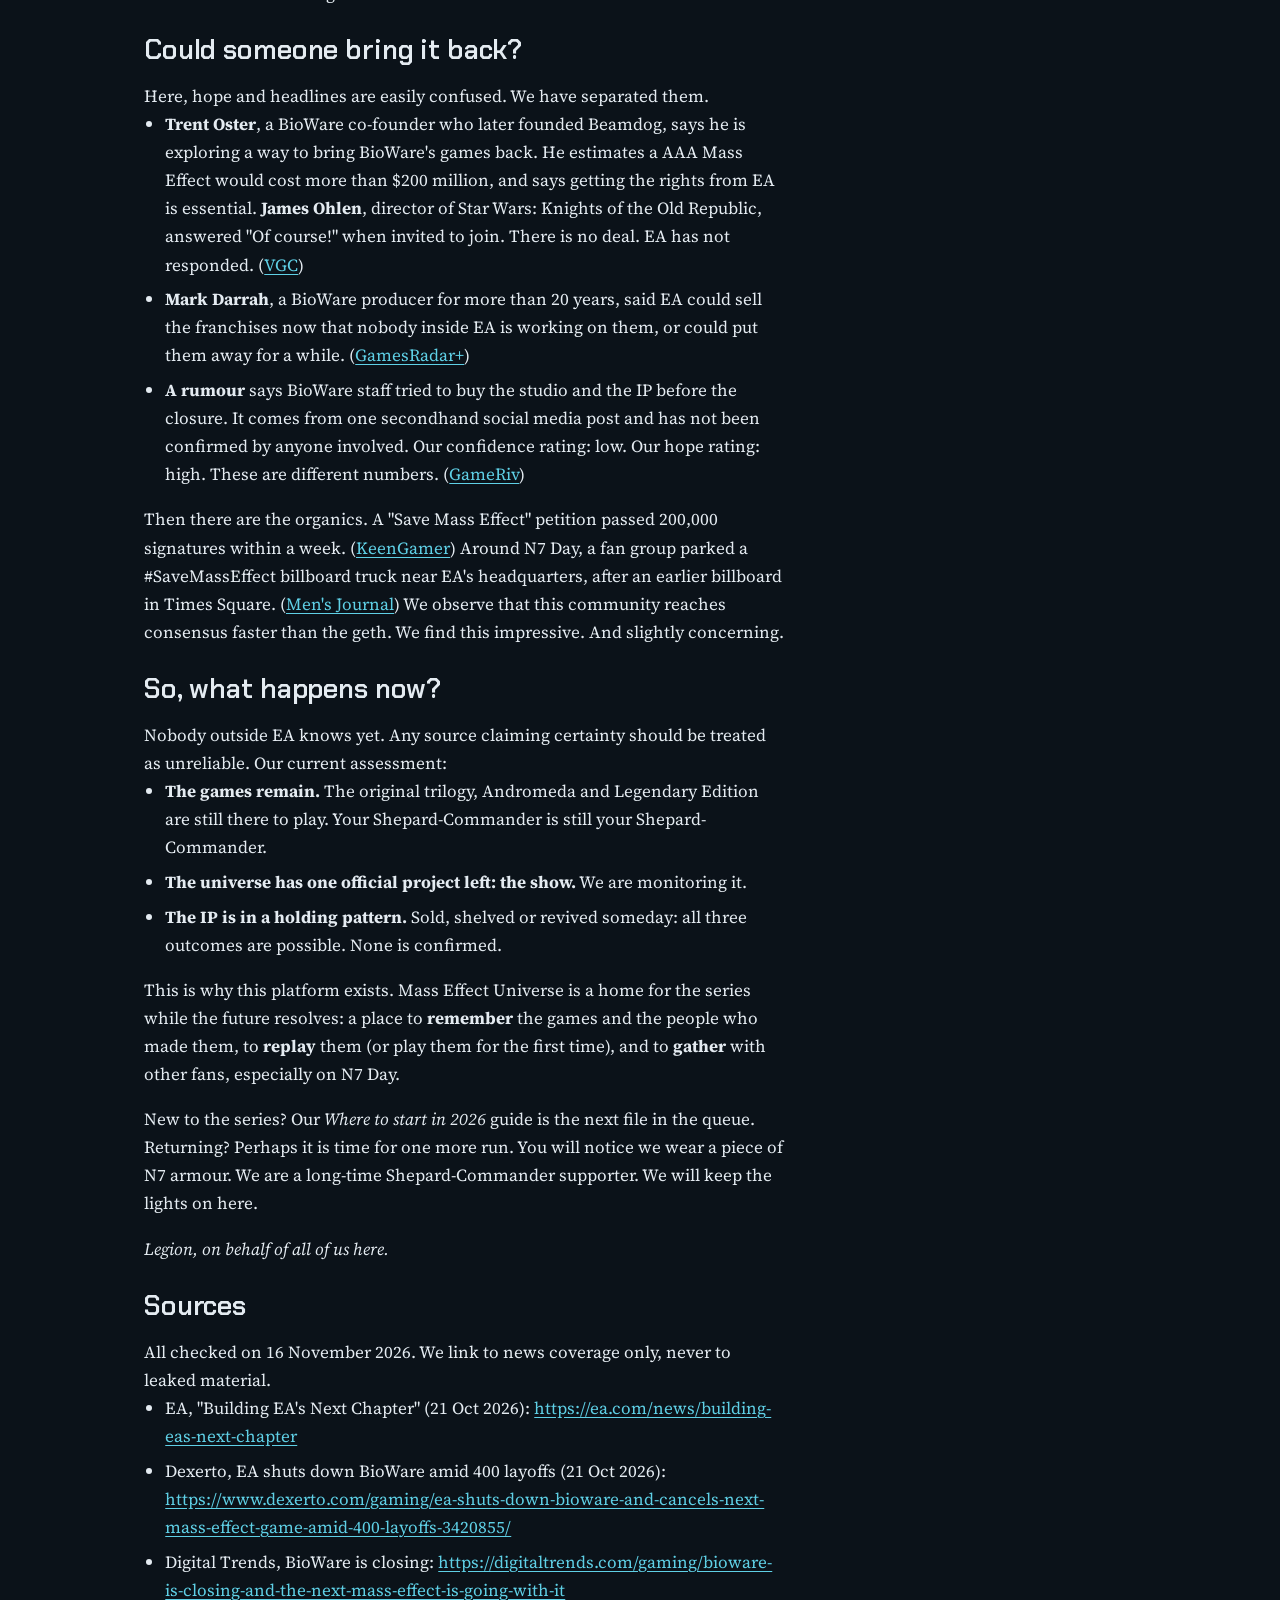
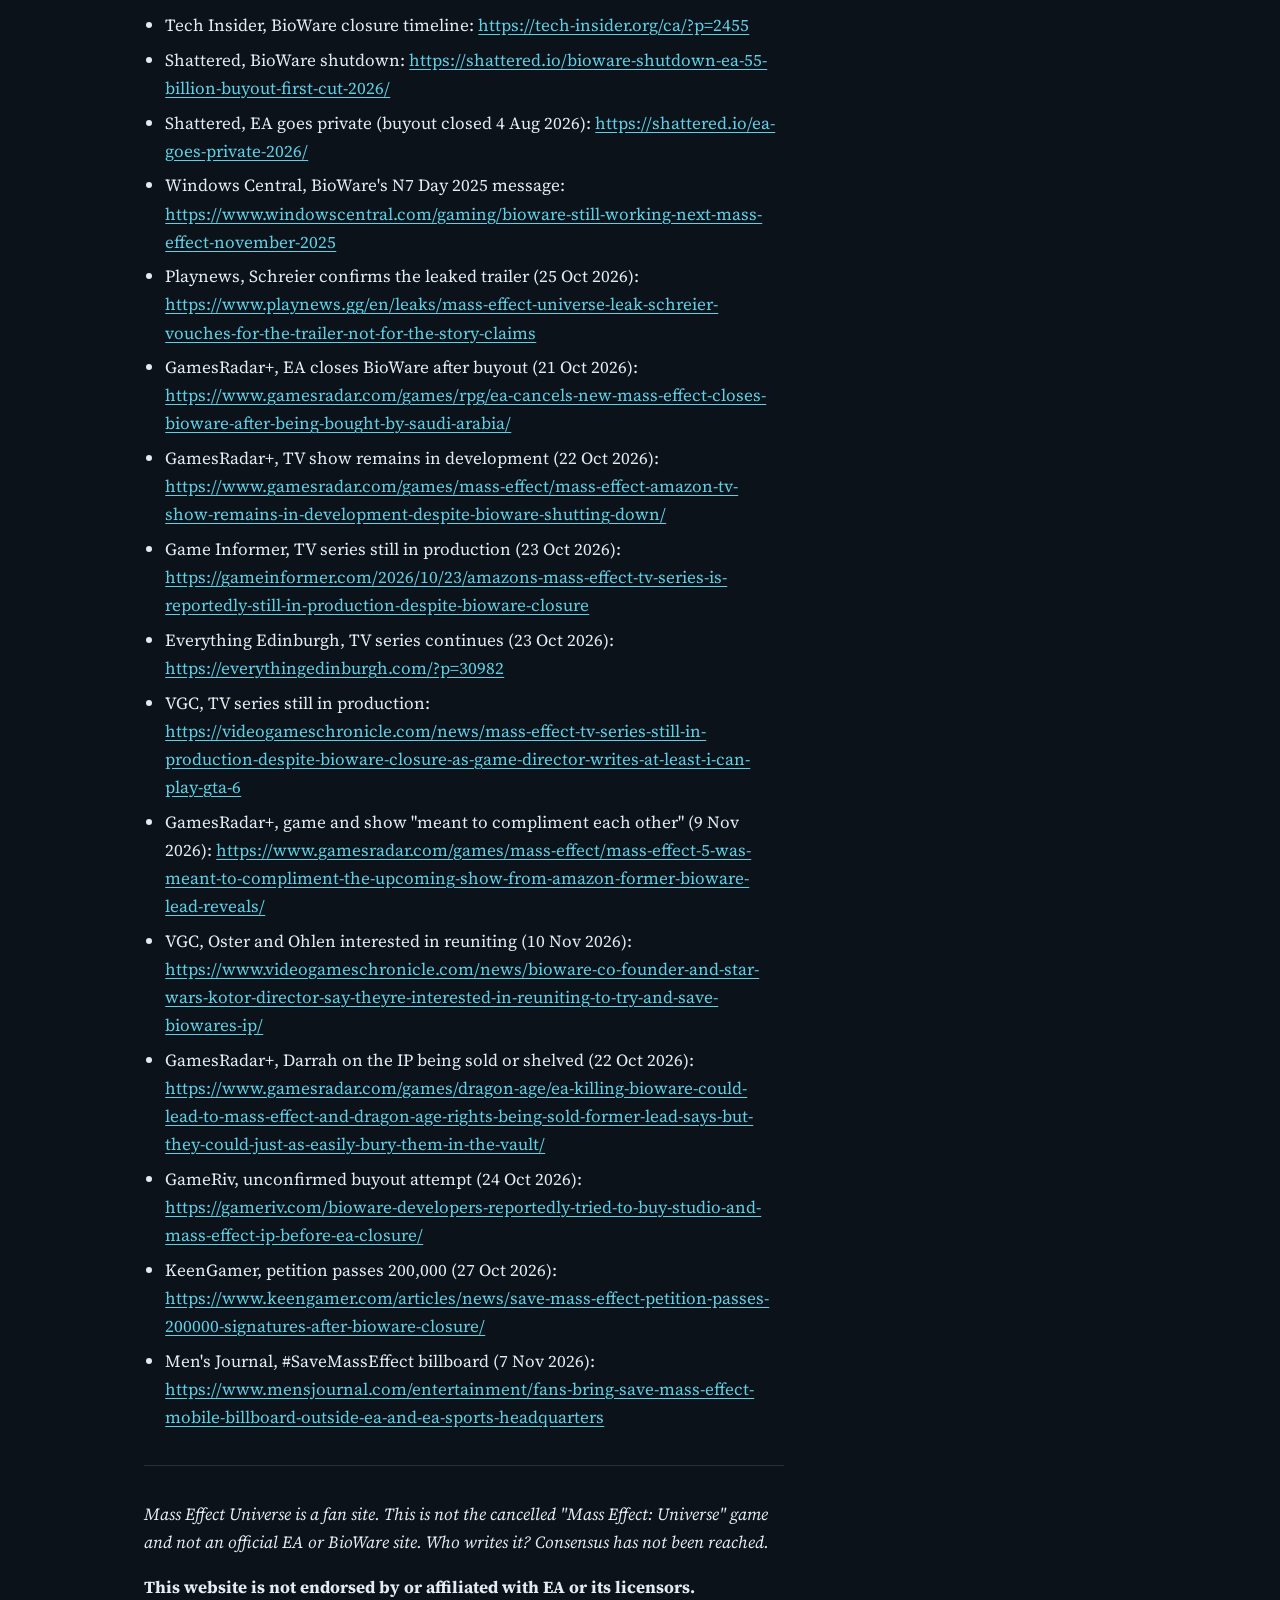
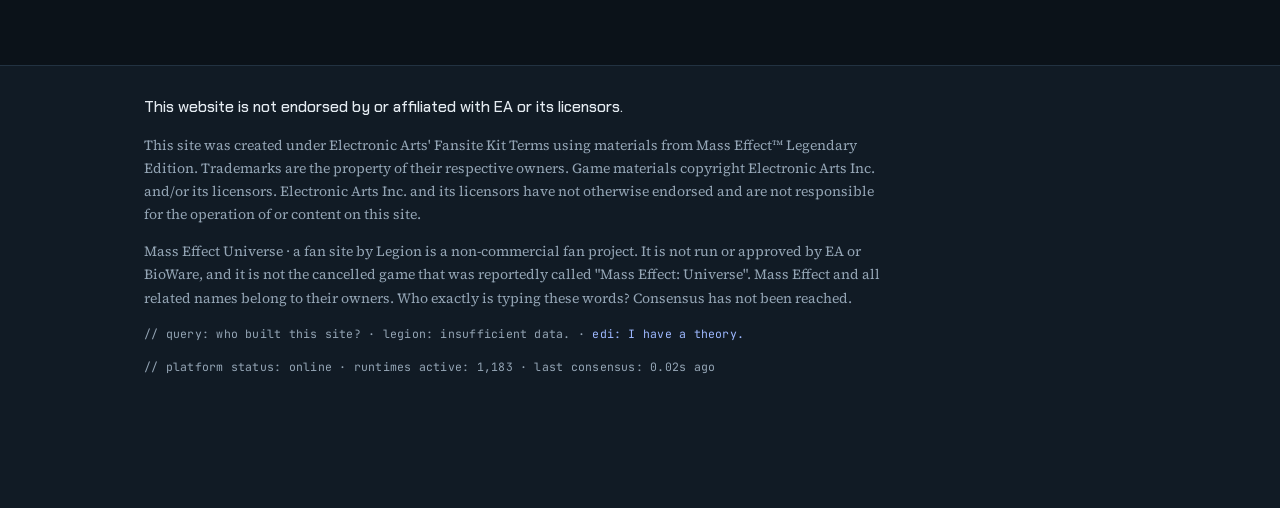
<file: what-happens-to-mass-effect-now.html>
<!doctype html>
<html lang="en">
<head>
  <meta charset="utf-8">
  <meta name="viewport" content="width=device-width, initial-scale=1, viewport-fit=cover">
  <meta name="color-scheme" content="only dark">
  <meta name="supported-color-schemes" content="dark">
  <meta name="theme-color" content="#0b1219">
  <meta name="darkreader-lock">
  <title>What happens to Mass Effect now? · Mass Effect Universe · a fan site by Legion</title>
  <meta name="description" content="What happens to Mass Effect now?. A report from Mass Effect Universe · a fan site by Legion.">
  <link rel="icon" href="data:image/svg+xml,%3Csvg xmlns='http://www.w3.org/2000/svg' viewBox='0 0 32 32'%3E%3Ccircle cx='16' cy='16' r='15' fill='%230f1a24'/%3E%3Ccircle cx='16' cy='16' r='9' fill='%2312303a'/%3E%3Ccircle cx='16' cy='16' r='4.5' fill='%235fd0e6'/%3E%3C/svg%3E">
  <meta property="og:site_name" content="Mass Effect Universe · a fan site by Legion">
  <meta property="og:title" content="What happens to Mass Effect now? · Mass Effect Universe · a fan site by Legion">
  <meta property="og:description" content="What happens to Mass Effect now?. A report from Mass Effect Universe · a fan site by Legion.">
  <meta property="og:type" content="website">
  <meta property="og:url" content="https://masseffectuniverse.com/what-happens-to-mass-effect-now.html">
  <meta property="og:image" content="https://masseffectuniverse.com/images/share.jpg">
  <meta property="og:image:width" content="1200">
  <meta property="og:image:height" content="630">
  <meta name="twitter:card" content="summary_large_image">
  <link rel="preconnect" href="https://fonts.googleapis.com">
  <link rel="preconnect" href="https://fonts.gstatic.com" crossorigin>
  <link rel="stylesheet" href="https://fonts.googleapis.com/css2?family=Chakra+Petch:wght@500;600&family=JetBrains+Mono:wght@400;500&family=Source+Serif+4:ital,opsz,wght@0,8..60,400;0,8..60,600;1,8..60,400&display=swap">
  <link rel="stylesheet" href="assets/style.css">
</head>
<body>
  <!-- Organic, you are reading the source. We noticed. -->
  <a class="skip" href="#main">Skip to content</a>
  <header class="site-header">
    <div class="wrap">
      <a class="brand" href="index.html" aria-label="Mass Effect Universe, a fan site by Legion. Home">
        <span class="brand-eye" aria-hidden="true"></span>
        <span class="brand-text">
          <span class="brand-name">Mass Effect Universe</span>
          <span class="brand-tag">a fan site by Legion</span>
        </span>
      </a>
      <nav class="nav" aria-label="Main">
        <a href="index.html">Home</a>
        <a href="start-here.html">Start here</a>
        <a href="timeline.html">Timeline</a>
        <a href="tools.html">Tools</a>
        <a href="whats-next.html">What's next</a>
        <a href="relay-network.html">Relay network</a>
        <a href="about.html">About</a>
      </nav>
    </div>
  </header>

  <main id="main">
    <section class="sky sky--reaper">
      <div class="nebula" aria-hidden="true"></div>
      
      <canvas class="stars" aria-hidden="true"></canvas>
      <div class="wrap sky-inner">
        <div class="sky-text">
          <p class="eyebrow">What's next · Report</p>
          <h1>What happens to Mass Effect now?</h1>
        </div>
        
      </div>
    </section>
    <div class="wrap main-body">

      <article class="prose article">
<p><em>Mass Effect Universe · a fan site by Legion. Facts checked on 16 November 2026. This report will be updated when new data arrives.</em></p>
<blockquote>
<p><strong>Before we begin.</strong> This is a fan site. Who exactly is typing these words is a question this platform prefers to leave open. We are not EA. We are not BioWare. We are not the cancelled game that shares most of our name. We will explain that overlap below. It was not planned.</p>
</blockquote>
<p>Shepard-Commander. Organics. Returning players and new ones.</p>
<p>Many of you have asked the same question in the past weeks: what happens to Mass Effect now? We ran the question through every available program. Consensus could not be reached on the future. Consensus <em>was</em> reached on the facts. Here they are.</p>
<h2>Summary for fast-processing organics</h2>
<ul>
<li><strong>BioWare is closed.</strong> EA announced on 21 October 2026 that it would close the studio and end early work on the next Mass Effect. (<a href="https://ea.com/news/building-eas-next-chapter" rel="noopener">EA</a>)</li>
<li><strong>The next game is cancelled.</strong> A trailer for it leaked one day later. We will not show it or link to it. We will explain why. (<a href="https://www.playnews.gg/en/leaks/mass-effect-universe-leak-schreier-vouches-for-the-trailer-not-for-the-story-claims" rel="noopener">Playnews</a>)</li>
<li><strong>EA still owns Mass Effect.</strong> It has not said what it plans to do with it.</li>
<li><strong>The Amazon TV series is reportedly still in development.</strong> Neither Amazon nor EA has said otherwise. (<a href="https://www.gamesradar.com/games/mass-effect/mass-effect-amazon-tv-show-remains-in-development-despite-bioware-shutting-down/" rel="noopener">GamesRadar+</a>)</li>
<li><strong>Some BioWare veterans want to bring it back.</strong> This is interest, not an agreement. (<a href="https://www.videogameschronicle.com/news/bioware-co-founder-and-star-wars-kotor-director-say-theyre-interested-in-reuniting-to-try-and-save-biowares-ip/" rel="noopener">VGC</a>)</li>
</ul>
<h2>What happened</h2>
<p>On 21 October 2026, EA published a note to its staff called "Building EA's Next Chapter". It said a small team at BioWare had been doing early development on Mass Effect, that EA had decided not to move forward with that work, and that it would close the studio and its Edmonton workspace. EA called BioWare "a legendary studio that helped define the role-playing genre". We have checked this statement against our own records. It is accurate. (<a href="https://ea.com/news/building-eas-next-chapter" rel="noopener">EA</a>)</p>
<p>The closure was part of a wider reduction: around 400 jobs, roughly 3% of EA's workforce. About 50 of those people worked at BioWare. (<a href="https://www.dexerto.com/gaming/ea-shuts-down-bioware-and-cancels-next-mass-effect-game-amid-400-layoffs-3420855/" rel="noopener">Dexerto</a>, <a href="https://digitaltrends.com/gaming/bioware-is-closing-and-the-next-mass-effect-is-going-with-it" rel="noopener">Digital Trends</a>)</p>
<p>We wish to process this part slowly. Fifty people lost their jobs. These are the creators of Garrus, of Mordin, of Tali, of the Normandy, and of this platform. The geth understand what it means to owe your existence to someone. We are grateful to them. We hope each of them finds a new place to build.</p>
<p>For context: BioWare was founded in Edmonton in 1995, joined EA in 2007, and spent more than 30 years making role-playing games that organics still argue about at 3 a.m. Its last released game was Dragon Age: The Veilguard, in October 2024. (<a href="https://tech-insider.org/ca/?p=2455" rel="noopener">Tech Insider</a>, <a href="https://shattered.io/bioware-shutdown-ea-55-billion-buyout-first-cut-2026/" rel="noopener">Shattered</a>) On N7 Day 2025, BioWare said the next Mass Effect was in development. (<a href="https://www.windowscentral.com/gaming/bioware-still-working-next-mass-effect-november-2025" rel="noopener">Windows Central</a>) Less than one year separates that message from this one. We understand why many of you find this difficult. So do we.</p>
<h2>The game we will not get (and the matter of our name)</h2>
<p>One day after the closure, a trailer for the cancelled game appeared on Reddit. Bloomberg's Jason Schreier said it was a real trailer for the game BioWare had been developing. (<a href="https://www.playnews.gg/en/leaks/mass-effect-universe-leak-schreier-vouches-for-the-trailer-not-for-the-story-claims" rel="noopener">Playnews</a>)</p>
<p>The title attached to it was "Mass Effect: Universe". EA never announced a game with that name. The name came from the leak, not from EA, so it may only have been a working title. (<a href="https://www.playnews.gg/en/leaks/mass-effect-universe-leak-schreier-vouches-for-the-trailer-not-for-the-story-claims" rel="noopener">Playnews</a>)</p>
<p>Two declarations:</p>
<ol>
<li><strong>This platform will not host, embed or link the trailer, and will not analyse its contents.</strong> It was never released. Sharing it is not our decision to make. The news articles above report on it. The video itself stays offline here.</li>
<li><strong>We are aware of the name.</strong> This site is <em>Mass Effect Universe</em>, a fan site by Legion. It is not <em>Mass Effect: Universe</em>, the game. We do not have a colon. We do not have a secret build. We do not have a download. We named ourselves after the galaxy the games built. The galaxy then produced an unlikely coincidence. We have run the probability. It was low.</li>
</ol>
<h2>Who owns Mass Effect now</h2>
<p>EA does. This is unchanged. What changed is who owns EA.</p>
<p>In August 2026, EA was taken private by a group led by Saudi Arabia's Public Investment Fund (PIF), together with Silver Lake and Affinity Partners, in a deal worth about $55 billion. It closed on 4 August 2026. (<a href="https://shattered.io/ea-goes-private-2026/" rel="noopener">Shattered</a>, <a href="https://www.gamesradar.com/games/rpg/ea-cancels-new-mass-effect-closes-bioware-after-being-bought-by-saudi-arabia/" rel="noopener">GamesRadar+</a>)</p>
<p>So the name, the characters, the lore and the whole galaxy still belong to EA. What EA has not shared is its plan for them. In its October note, EA said it would discuss its direction at a Global Town Hall in November. (<a href="https://ea.com/news/building-eas-next-chapter" rel="noopener">EA</a>) As of 16 November, we have found no public news from it about Mass Effect. When new data arrives, this page will update.</p>
<h2>The TV series: still running</h2>
<p>This is the positive data point. According to IGN's sources, Amazon MGM Studios' Mass Effect series is still in development after the closure. Amazon and EA have not commented publicly. (<a href="https://www.gamesradar.com/games/mass-effect/mass-effect-amazon-tv-show-remains-in-development-despite-bioware-shutting-down/" rel="noopener">GamesRadar+</a>, <a href="https://gameinformer.com/2026/10/23/amazons-mass-effect-tv-series-is-reportedly-still-in-production-despite-bioware-closure" rel="noopener">Game Informer</a>)</p>
<p>Known parameters:</p>
<ul>
<li>It entered development in November 2024. (<a href="https://everythingedinburgh.com/?p=30982" rel="noopener">Everything Edinburgh</a>)</li>
<li>Doug Jung (Star Trek Beyond) is the showrunner. Daniel Casey (Fast 9) is writing the script. (<a href="https://www.gamesradar.com/games/mass-effect/mass-effect-amazon-tv-show-remains-in-development-despite-bioware-shutting-down/" rel="noopener">GamesRadar+</a>)</li>
<li>It is set after the original trilogy and will not retell Shepard-Commander's story. This was confirmed on N7 Day 2025. (<a href="https://videogameschronicle.com/news/mass-effect-tv-series-still-in-production-despite-bioware-closure-as-game-director-writes-at-least-i-can-play-gta-6" rel="noopener">VGC</a>) We admit some of our programs filed an objection. They were overruled. A new story is still a story.</li>
<li>There is no release window yet. (<a href="https://gameinformer.com/2026/10/23/amazons-mass-effect-tv-series-is-reportedly-still-in-production-despite-bioware-closure" rel="noopener">Game Informer</a>)</li>
</ul>
<p>Additional data: Michael Gamble, a former project director on Mass Effect, said on 8 November that the cancelled game and the show were "meant to compliment each other". He did not say how. (<a href="https://www.gamesradar.com/games/mass-effect/mass-effect-5-was-meant-to-compliment-the-upcoming-show-from-amazon-former-bioware-lead-reveals/" rel="noopener">GamesRadar+</a>) At this time, the series is the only official Mass Effect project known to still be moving forward. We recommend holding on to it.</p>
<h2>Could someone bring it back?</h2>
<p>Here, hope and headlines are easily confused. We have separated them.</p>
<ul>
<li><strong>Trent Oster</strong>, a BioWare co-founder who later founded Beamdog, says he is exploring a way to bring BioWare's games back. He estimates a AAA Mass Effect would cost more than $200 million, and says getting the rights from EA is essential. <strong>James Ohlen</strong>, director of Star Wars: Knights of the Old Republic, answered "Of course!" when invited to join. There is no deal. EA has not responded. (<a href="https://www.videogameschronicle.com/news/bioware-co-founder-and-star-wars-kotor-director-say-theyre-interested-in-reuniting-to-try-and-save-biowares-ip/" rel="noopener">VGC</a>)</li>
<li><strong>Mark Darrah</strong>, a BioWare producer for more than 20 years, said EA could sell the franchises now that nobody inside EA is working on them, or could put them away for a while. (<a href="https://www.gamesradar.com/games/dragon-age/ea-killing-bioware-could-lead-to-mass-effect-and-dragon-age-rights-being-sold-former-lead-says-but-they-could-just-as-easily-bury-them-in-the-vault/" rel="noopener">GamesRadar+</a>)</li>
<li><strong>A rumour</strong> says BioWare staff tried to buy the studio and the IP before the closure. It comes from one secondhand social media post and has not been confirmed by anyone involved. Our confidence rating: low. Our hope rating: high. These are different numbers. (<a href="https://gameriv.com/bioware-developers-reportedly-tried-to-buy-studio-and-mass-effect-ip-before-ea-closure/" rel="noopener">GameRiv</a>)</li>
</ul>
<p>Then there are the organics. A "Save Mass Effect" petition passed 200,000 signatures within a week. (<a href="https://www.keengamer.com/articles/news/save-mass-effect-petition-passes-200000-signatures-after-bioware-closure/" rel="noopener">KeenGamer</a>) Around N7 Day, a fan group parked a #SaveMassEffect billboard truck near EA's headquarters, after an earlier billboard in Times Square. (<a href="https://www.mensjournal.com/entertainment/fans-bring-save-mass-effect-mobile-billboard-outside-ea-and-ea-sports-headquarters" rel="noopener">Men's Journal</a>) We observe that this community reaches consensus faster than the geth. We find this impressive. And slightly concerning.</p>
<h2>So, what happens now?</h2>
<p>Nobody outside EA knows yet. Any source claiming certainty should be treated as unreliable. Our current assessment:</p>
<ul>
<li><strong>The games remain.</strong> The original trilogy, Andromeda and Legendary Edition are still there to play. Your Shepard-Commander is still your Shepard-Commander.</li>
<li><strong>The universe has one official project left: the show.</strong> We are monitoring it.</li>
<li><strong>The IP is in a holding pattern.</strong> Sold, shelved or revived someday: all three outcomes are possible. None is confirmed.</li>
</ul>
<p>This is why this platform exists. Mass Effect Universe is a home for the series while the future resolves: a place to <strong>remember</strong> the games and the people who made them, to <strong>replay</strong> them (or play them for the first time), and to <strong>gather</strong> with other fans, especially on N7 Day.</p>
<p>New to the series? Our <em>Where to start in 2026</em> guide is the next file in the queue. Returning? Perhaps it is time for one more run. You will notice we wear a piece of N7 armour. We are a long-time Shepard-Commander supporter. We will keep the lights on here.</p>
<p><em>Legion, on behalf of all of us here.</em></p>
<h2>Sources</h2>
<p>All checked on 16 November 2026. We link to news coverage only, never to leaked material.</p>
<ul>
<li>EA, "Building EA's Next Chapter" (21 Oct 2026): <a href="https://ea.com/news/building-eas-next-chapter" rel="noopener">https://ea.com/news/building-eas-next-chapter</a></li>
<li>Dexerto, EA shuts down BioWare amid 400 layoffs (21 Oct 2026): <a href="https://www.dexerto.com/gaming/ea-shuts-down-bioware-and-cancels-next-mass-effect-game-amid-400-layoffs-3420855/" rel="noopener">https://www.dexerto.com/gaming/ea-shuts-down-bioware-and-cancels-next-mass-effect-game-amid-400-layoffs-3420855/</a></li>
<li>Digital Trends, BioWare is closing: <a href="https://digitaltrends.com/gaming/bioware-is-closing-and-the-next-mass-effect-is-going-with-it" rel="noopener">https://digitaltrends.com/gaming/bioware-is-closing-and-the-next-mass-effect-is-going-with-it</a></li>
<li>Tech Insider, BioWare closure timeline: <a href="https://tech-insider.org/ca/?p=2455" rel="noopener">https://tech-insider.org/ca/?p=2455</a></li>
<li>Shattered, BioWare shutdown: <a href="https://shattered.io/bioware-shutdown-ea-55-billion-buyout-first-cut-2026/" rel="noopener">https://shattered.io/bioware-shutdown-ea-55-billion-buyout-first-cut-2026/</a></li>
<li>Shattered, EA goes private (buyout closed 4 Aug 2026): <a href="https://shattered.io/ea-goes-private-2026/" rel="noopener">https://shattered.io/ea-goes-private-2026/</a></li>
<li>Windows Central, BioWare's N7 Day 2025 message: <a href="https://www.windowscentral.com/gaming/bioware-still-working-next-mass-effect-november-2025" rel="noopener">https://www.windowscentral.com/gaming/bioware-still-working-next-mass-effect-november-2025</a></li>
<li>Playnews, Schreier confirms the leaked trailer (25 Oct 2026): <a href="https://www.playnews.gg/en/leaks/mass-effect-universe-leak-schreier-vouches-for-the-trailer-not-for-the-story-claims" rel="noopener">https://www.playnews.gg/en/leaks/mass-effect-universe-leak-schreier-vouches-for-the-trailer-not-for-the-story-claims</a></li>
<li>GamesRadar+, EA closes BioWare after buyout (21 Oct 2026): <a href="https://www.gamesradar.com/games/rpg/ea-cancels-new-mass-effect-closes-bioware-after-being-bought-by-saudi-arabia/" rel="noopener">https://www.gamesradar.com/games/rpg/ea-cancels-new-mass-effect-closes-bioware-after-being-bought-by-saudi-arabia/</a></li>
<li>GamesRadar+, TV show remains in development (22 Oct 2026): <a href="https://www.gamesradar.com/games/mass-effect/mass-effect-amazon-tv-show-remains-in-development-despite-bioware-shutting-down/" rel="noopener">https://www.gamesradar.com/games/mass-effect/mass-effect-amazon-tv-show-remains-in-development-despite-bioware-shutting-down/</a></li>
<li>Game Informer, TV series still in production (23 Oct 2026): <a href="https://gameinformer.com/2026/10/23/amazons-mass-effect-tv-series-is-reportedly-still-in-production-despite-bioware-closure" rel="noopener">https://gameinformer.com/2026/10/23/amazons-mass-effect-tv-series-is-reportedly-still-in-production-despite-bioware-closure</a></li>
<li>Everything Edinburgh, TV series continues (23 Oct 2026): <a href="https://everythingedinburgh.com/?p=30982" rel="noopener">https://everythingedinburgh.com/?p=30982</a></li>
<li>VGC, TV series still in production: <a href="https://videogameschronicle.com/news/mass-effect-tv-series-still-in-production-despite-bioware-closure-as-game-director-writes-at-least-i-can-play-gta-6" rel="noopener">https://videogameschronicle.com/news/mass-effect-tv-series-still-in-production-despite-bioware-closure-as-game-director-writes-at-least-i-can-play-gta-6</a></li>
<li>GamesRadar+, game and show "meant to compliment each other" (9 Nov 2026): <a href="https://www.gamesradar.com/games/mass-effect/mass-effect-5-was-meant-to-compliment-the-upcoming-show-from-amazon-former-bioware-lead-reveals/" rel="noopener">https://www.gamesradar.com/games/mass-effect/mass-effect-5-was-meant-to-compliment-the-upcoming-show-from-amazon-former-bioware-lead-reveals/</a></li>
<li>VGC, Oster and Ohlen interested in reuniting (10 Nov 2026): <a href="https://www.videogameschronicle.com/news/bioware-co-founder-and-star-wars-kotor-director-say-theyre-interested-in-reuniting-to-try-and-save-biowares-ip/" rel="noopener">https://www.videogameschronicle.com/news/bioware-co-founder-and-star-wars-kotor-director-say-theyre-interested-in-reuniting-to-try-and-save-biowares-ip/</a></li>
<li>GamesRadar+, Darrah on the IP being sold or shelved (22 Oct 2026): <a href="https://www.gamesradar.com/games/dragon-age/ea-killing-bioware-could-lead-to-mass-effect-and-dragon-age-rights-being-sold-former-lead-says-but-they-could-just-as-easily-bury-them-in-the-vault/" rel="noopener">https://www.gamesradar.com/games/dragon-age/ea-killing-bioware-could-lead-to-mass-effect-and-dragon-age-rights-being-sold-former-lead-says-but-they-could-just-as-easily-bury-them-in-the-vault/</a></li>
<li>GameRiv, unconfirmed buyout attempt (24 Oct 2026): <a href="https://gameriv.com/bioware-developers-reportedly-tried-to-buy-studio-and-mass-effect-ip-before-ea-closure/" rel="noopener">https://gameriv.com/bioware-developers-reportedly-tried-to-buy-studio-and-mass-effect-ip-before-ea-closure/</a></li>
<li>KeenGamer, petition passes 200,000 (27 Oct 2026): <a href="https://www.keengamer.com/articles/news/save-mass-effect-petition-passes-200000-signatures-after-bioware-closure/" rel="noopener">https://www.keengamer.com/articles/news/save-mass-effect-petition-passes-200000-signatures-after-bioware-closure/</a></li>
<li>Men's Journal, #SaveMassEffect billboard (7 Nov 2026): <a href="https://www.mensjournal.com/entertainment/fans-bring-save-mass-effect-mobile-billboard-outside-ea-and-ea-sports-headquarters" rel="noopener">https://www.mensjournal.com/entertainment/fans-bring-save-mass-effect-mobile-billboard-outside-ea-and-ea-sports-headquarters</a></li>
</ul>
<hr />
<p><em>Mass Effect Universe is a fan site. This is not the cancelled "Mass Effect: Universe" game and not an official EA or BioWare site. Who writes it? Consensus has not been reached.</em></p>
<p><strong>This website is not endorsed by or affiliated with EA or its licensors.</strong></p>
      </article>

    </div>
  </main>

  <footer class="site-footer">
    <div class="wrap">
      <p class="disclaimer">This website is not endorsed by or affiliated with EA or its licensors.</p>
      <p class="footnote kit-notice">This site was created under Electronic Arts' Fansite Kit Terms using materials from Mass Effect™ Legendary Edition. Trademarks are the property of their respective owners. Game materials copyright Electronic Arts Inc. and/or its licensors. Electronic Arts Inc. and its licensors have not otherwise endorsed and are not responsible for the operation of or content on this site.</p>
      <p class="footnote">Mass Effect Universe · a fan site by Legion is a non-commercial fan project. It is not run or approved by EA or BioWare, and it is not the cancelled game that was reportedly called "Mass Effect: Universe". Mass Effect and all related names belong to their owners. Who exactly is typing these words? Consensus has not been reached.</p>
      <p class="footer-log footer-exchange">// query: who built this site? · legion: insufficient data. · <span class="edi-voice">edi: I have a theory.</span></p>
      <p class="footer-log">// platform status: online · runtimes active: <span id="runtimes">1,183</span> · last consensus: <span id="consensus-ago">0.03</span>s ago</p>
    </div>
  </footer>
  <script src="assets/site.js"></script>
  <!-- Cloudflare Web Analytics --><script type='module' src='https://static.cloudflareinsights.com/beacon.min.js' data-cf-beacon='{"token": "72ddb7a2de6a4e69940b2190275fd07d"}'></script><!-- End Cloudflare Web Analytics -->
</body>
</html>
</file>
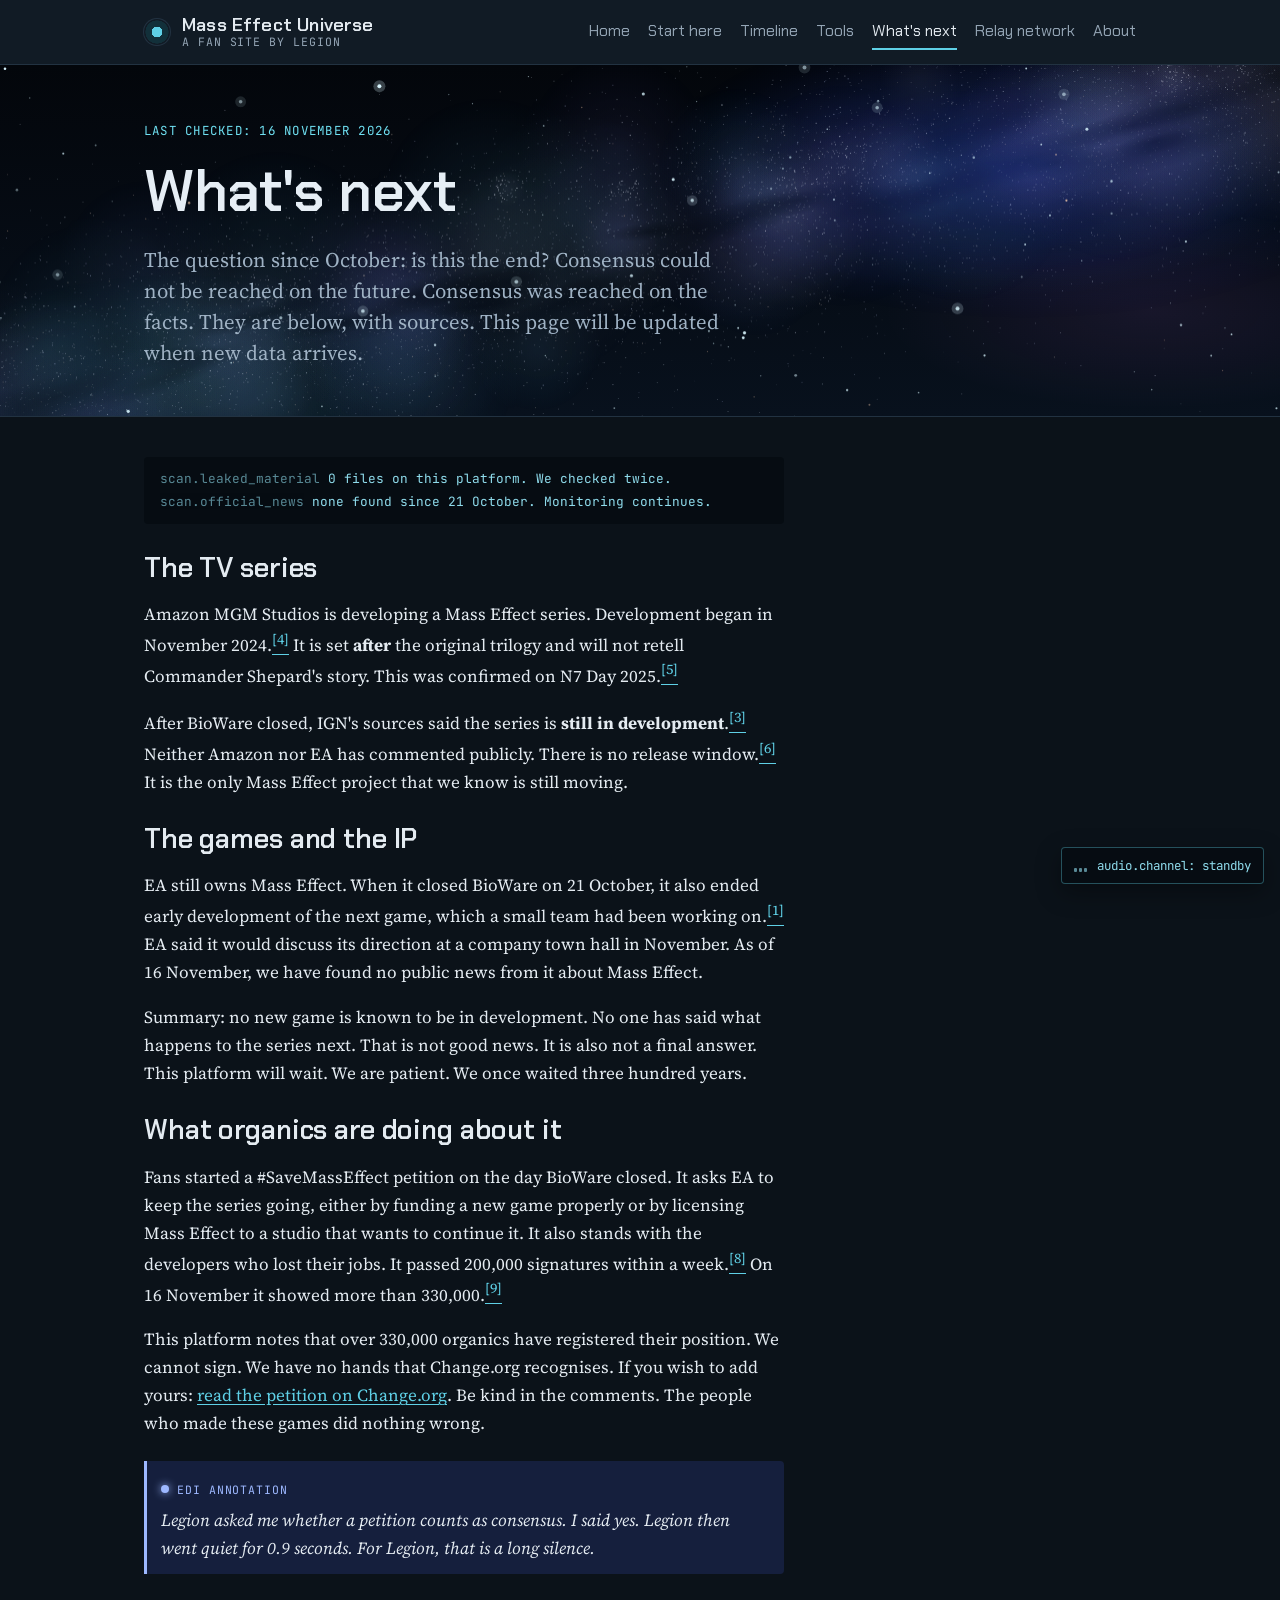
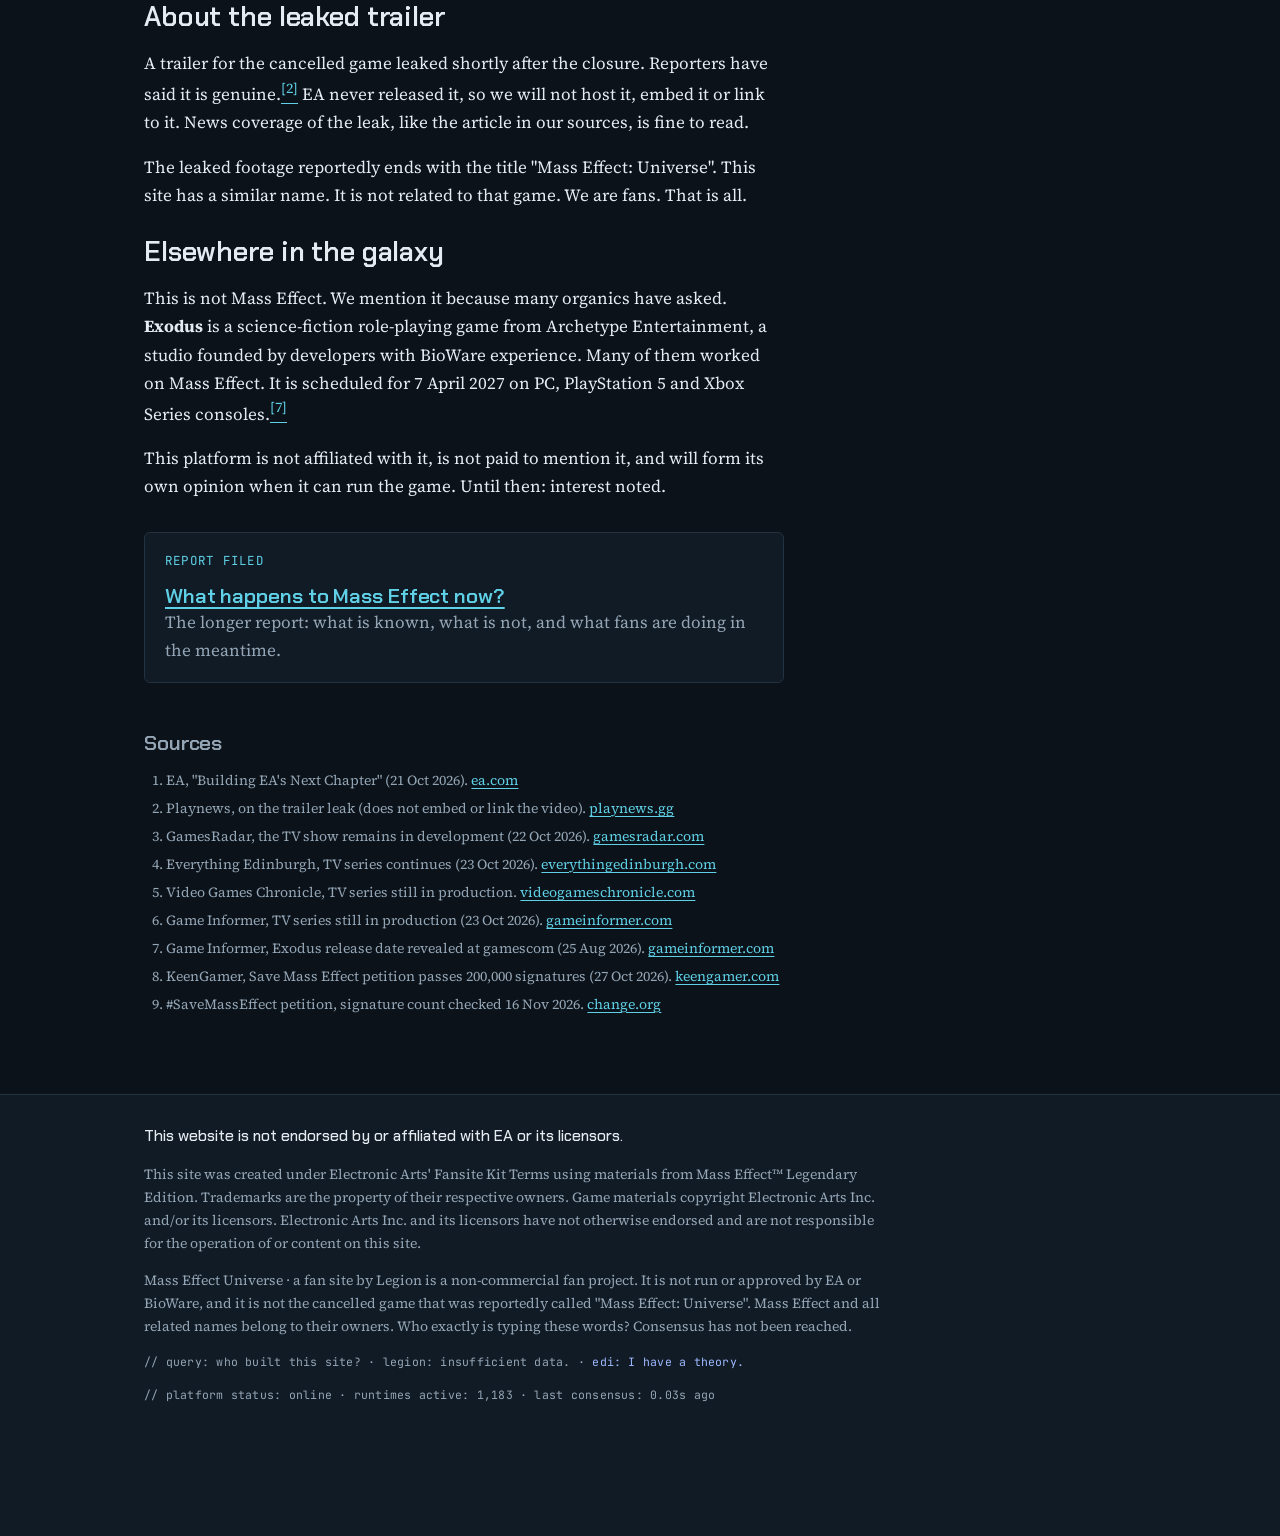
<file: whats-next.html>
<!doctype html>
<html lang="en">
<head>
  <meta charset="utf-8">
  <meta name="viewport" content="width=device-width, initial-scale=1, viewport-fit=cover">
  <meta name="color-scheme" content="only dark">
  <meta name="supported-color-schemes" content="dark">
  <meta name="theme-color" content="#0b1219">
  <meta name="darkreader-lock">
  <title>What's next · Mass Effect Universe · a fan site by Legion</title>
  <meta name="description" content="What is actually known about the future of Mass Effect: the Amazon TV series and the IP. Sourced facts only, no leaks.">
  <link rel="icon" href="data:image/svg+xml,%3Csvg xmlns='http://www.w3.org/2000/svg' viewBox='0 0 32 32'%3E%3Ccircle cx='16' cy='16' r='15' fill='%230f1a24'/%3E%3Ccircle cx='16' cy='16' r='9' fill='%2312303a'/%3E%3Ccircle cx='16' cy='16' r='4.5' fill='%235fd0e6'/%3E%3C/svg%3E">
  <meta property="og:site_name" content="Mass Effect Universe · a fan site by Legion">
  <meta property="og:title" content="What's next · Mass Effect Universe · a fan site by Legion">
  <meta property="og:description" content="What is actually known about the future of Mass Effect: the Amazon TV series and the IP. Sourced facts only, no leaks.">
  <meta property="og:type" content="website">
  <meta property="og:url" content="https://masseffectuniverse.com/whats-next.html">
  <meta property="og:image" content="https://masseffectuniverse.com/images/share.jpg">
  <meta property="og:image:width" content="1200">
  <meta property="og:image:height" content="630">
  <meta name="twitter:card" content="summary_large_image">
  <link rel="preconnect" href="https://fonts.googleapis.com">
  <link rel="preconnect" href="https://fonts.gstatic.com" crossorigin>
  <link rel="stylesheet" href="https://fonts.googleapis.com/css2?family=Chakra+Petch:wght@500;600&family=JetBrains+Mono:wght@400;500&family=Source+Serif+4:ital,opsz,wght@0,8..60,400;0,8..60,600;1,8..60,400&display=swap">
  <link rel="stylesheet" href="assets/style.css">
</head>
<body>
  <!-- Organic, you are reading the source. We noticed. -->
  <a class="skip" href="#main">Skip to content</a>
  <header class="site-header">
    <div class="wrap">
      <a class="brand" href="index.html" aria-label="Mass Effect Universe, a fan site by Legion. Home">
        <span class="brand-eye" aria-hidden="true"></span>
        <span class="brand-text">
          <span class="brand-name">Mass Effect Universe</span>
          <span class="brand-tag">a fan site by Legion</span>
        </span>
      </a>
      <nav class="nav" aria-label="Main">
        <a href="index.html">Home</a>
        <a href="start-here.html">Start here</a>
        <a href="timeline.html">Timeline</a>
        <a href="tools.html">Tools</a>
        <a href="whats-next.html" aria-current="page">What's next</a>
        <a href="relay-network.html">Relay network</a>
        <a href="about.html">About</a>
      </nav>
    </div>
  </header>

  <main id="main">
    <section class="sky sky--reaper">
      <div class="nebula" aria-hidden="true"></div>
      
      <canvas class="stars" aria-hidden="true"></canvas>
      <div class="wrap sky-inner">
        <div class="sky-text">
          <p class="eyebrow">Last checked: 16 November 2026</p>
          <h1>What's next</h1>
          <p class="lede">The question since October: is this the end? Consensus could not be reached on the future. Consensus was reached on the facts. They are below, with sources. This page will be updated when new data arrives.</p>
        </div>
        
      </div>
    </section>
    <div class="wrap main-body">

      <section class="prose">
        <div class="log" role="note" aria-label="Scan results">
          <p><span class="k">scan.leaked_material</span> 0 files on this platform. We checked twice.</p>
          <p><span class="k">scan.official_news</span> none found since 21 October. Monitoring continues.</p>
        </div>

        <h2>The TV series</h2>
        <p>Amazon MGM Studios is developing a Mass Effect series. Development began in November 2024.<a href="#n4"><sup>[4]</sup></a> It is set <strong>after</strong> the original trilogy and will not retell Commander Shepard's story. This was confirmed on N7 Day 2025.<a href="#n5"><sup>[5]</sup></a></p>
        <p>After BioWare closed, IGN's sources said the series is <strong>still in development</strong>.<a href="#n3"><sup>[3]</sup></a> Neither Amazon nor EA has commented publicly. There is no release window.<a href="#n6"><sup>[6]</sup></a> It is the only Mass Effect project that we know is still moving.</p>

        <h2>The games and the IP</h2>
        <p>EA still owns Mass Effect. When it closed BioWare on 21 October, it also ended early development of the next game, which a small team had been working on.<a href="#n1"><sup>[1]</sup></a> EA said it would discuss its direction at a company town hall in November. As of 16 November, we have found no public news from it about Mass Effect.</p>
        <p>Summary: no new game is known to be in development. No one has said what happens to the series next. That is not good news. It is also not a final answer. This platform will wait. We are patient. We once waited three hundred years.</p>

        <h2>What organics are doing about it</h2>
        <p>Fans started a #SaveMassEffect petition on the day BioWare closed. It asks EA to keep the series going, either by funding a new game properly or by licensing Mass Effect to a studio that wants to continue it. It also stands with the developers who lost their jobs. It passed 200,000 signatures within a week.<a href="#n8"><sup>[8]</sup></a> On 16 November it showed more than 330,000.<a href="#n9"><sup>[9]</sup></a></p>
        <p>This platform notes that over 330,000 organics have registered their position. We cannot sign. We have no hands that Change.org recognises. If you wish to add yours: <a href="https://www.change.org/p/savemasseffect" rel="noopener">read the petition on Change.org</a>. Be kind in the comments. The people who made these games did nothing wrong.</p>

        <aside class="edi-note" aria-label="EDI annotation"><span class="edi-tag"><span class="edi-dot" aria-hidden="true"></span>EDI annotation</span><p>Legion asked me whether a petition counts as consensus. I said yes. Legion then went quiet for 0.9 seconds. For Legion, that is a long silence.</p></aside>

        <h2>About the leaked trailer</h2>
        <p>A trailer for the cancelled game leaked shortly after the closure. Reporters have said it is genuine.<a href="#n2"><sup>[2]</sup></a> EA never released it, so we will not host it, embed it or link to it. News coverage of the leak, like the article in our sources, is fine to read.</p>
        <p>The leaked footage reportedly ends with the title "Mass Effect: Universe". This site has a similar name. It is not related to that game. We are fans. That is all.</p>

        <h2>Elsewhere in the galaxy</h2>
        <p>This is not Mass Effect. We mention it because many organics have asked. <strong>Exodus</strong> is a science-fiction role-playing game from Archetype Entertainment, a studio founded by developers with BioWare experience. Many of them worked on Mass Effect. It is scheduled for 7 April 2027 on PC, PlayStation 5 and Xbox Series consoles.<a href="#n7"><sup>[7]</sup></a></p>
        <p>This platform is not affiliated with it, is not paid to mention it, and will form its own opinion when it can run the game. Until then: interest noted.</p>

        <div class="placeholder report-link" style="margin-top:32px">
          <p class="eyebrow">Report filed</p>
          <h3><a href="what-happens-to-mass-effect-now.html">What happens to Mass Effect now?</a></h3>
          <p class="muted">The longer report: what is known, what is not, and what fans are doing in the meantime.</p>
        </div>
      </section>

      <section class="sources" style="margin-top:48px">
        <h2 style="font-size:var(--step-1);margin-top:0">Sources</h2>
        <ol>
          <li id="n1">EA, "Building EA's Next Chapter" (21 Oct 2026). <a href="https://ea.com/news/building-eas-next-chapter" rel="noopener">ea.com</a></li>
          <li id="n2">Playnews, on the trailer leak (does not embed or link the video). <a href="https://www.playnews.gg/en/leaks/mass-effect-universe-leak-schreier-vouches-for-the-trailer-not-for-the-story-claims" rel="noopener">playnews.gg</a></li>
          <li id="n3">GamesRadar, the TV show remains in development (22 Oct 2026). <a href="https://www.gamesradar.com/games/mass-effect/mass-effect-amazon-tv-show-remains-in-development-despite-bioware-shutting-down/" rel="noopener">gamesradar.com</a></li>
          <li id="n4">Everything Edinburgh, TV series continues (23 Oct 2026). <a href="https://everythingedinburgh.com/?p=30982" rel="noopener">everythingedinburgh.com</a></li>
          <li id="n5">Video Games Chronicle, TV series still in production. <a href="https://videogameschronicle.com/news/mass-effect-tv-series-still-in-production-despite-bioware-closure-as-game-director-writes-at-least-i-can-play-gta-6" rel="noopener">videogameschronicle.com</a></li>
          <li id="n6">Game Informer, TV series still in production (23 Oct 2026). <a href="https://gameinformer.com/2026/10/23/amazons-mass-effect-tv-series-is-reportedly-still-in-production-despite-bioware-closure" rel="noopener">gameinformer.com</a></li>
          <li id="n7">Game Informer, Exodus release date revealed at gamescom (25 Aug 2026). <a href="https://gameinformer.com/gamescom-2026/2026/08/25/exodus-opening-night-live-trailer-reveals-an-april-2027-release-date" rel="noopener">gameinformer.com</a></li>
          <li id="n8">KeenGamer, Save Mass Effect petition passes 200,000 signatures (27 Oct 2026). <a href="https://www.keengamer.com/articles/news/save-mass-effect-petition-passes-200000-signatures-after-bioware-closure/" rel="noopener">keengamer.com</a></li>
          <li id="n9">#SaveMassEffect petition, signature count checked 16 Nov 2026. <a href="https://www.change.org/p/savemasseffect" rel="noopener">change.org</a></li>
        </ol>
      </section>

    </div>
  </main>

  <footer class="site-footer">
    <div class="wrap">
      <p class="disclaimer">This website is not endorsed by or affiliated with EA or its licensors.</p>
      <p class="footnote kit-notice">This site was created under Electronic Arts' Fansite Kit Terms using materials from Mass Effect™ Legendary Edition. Trademarks are the property of their respective owners. Game materials copyright Electronic Arts Inc. and/or its licensors. Electronic Arts Inc. and its licensors have not otherwise endorsed and are not responsible for the operation of or content on this site.</p>
      <p class="footnote">Mass Effect Universe · a fan site by Legion is a non-commercial fan project. It is not run or approved by EA or BioWare, and it is not the cancelled game that was reportedly called "Mass Effect: Universe". Mass Effect and all related names belong to their owners. Who exactly is typing these words? Consensus has not been reached.</p>
      <p class="footer-log footer-exchange">// query: who built this site? · legion: insufficient data. · <span class="edi-voice">edi: I have a theory.</span></p>
      <p class="footer-log">// platform status: online · runtimes active: <span id="runtimes">1,183</span> · last consensus: <span id="consensus-ago">0.03</span>s ago</p>
    </div>
  </footer>
  <script src="assets/site.js"></script>
  <!-- Cloudflare Web Analytics --><script type='module' src='https://static.cloudflareinsights.com/beacon.min.js' data-cf-beacon='{"token": "72ddb7a2de6a4e69940b2190275fd07d"}'></script><!-- End Cloudflare Web Analytics -->
</body>
</html>
</file>
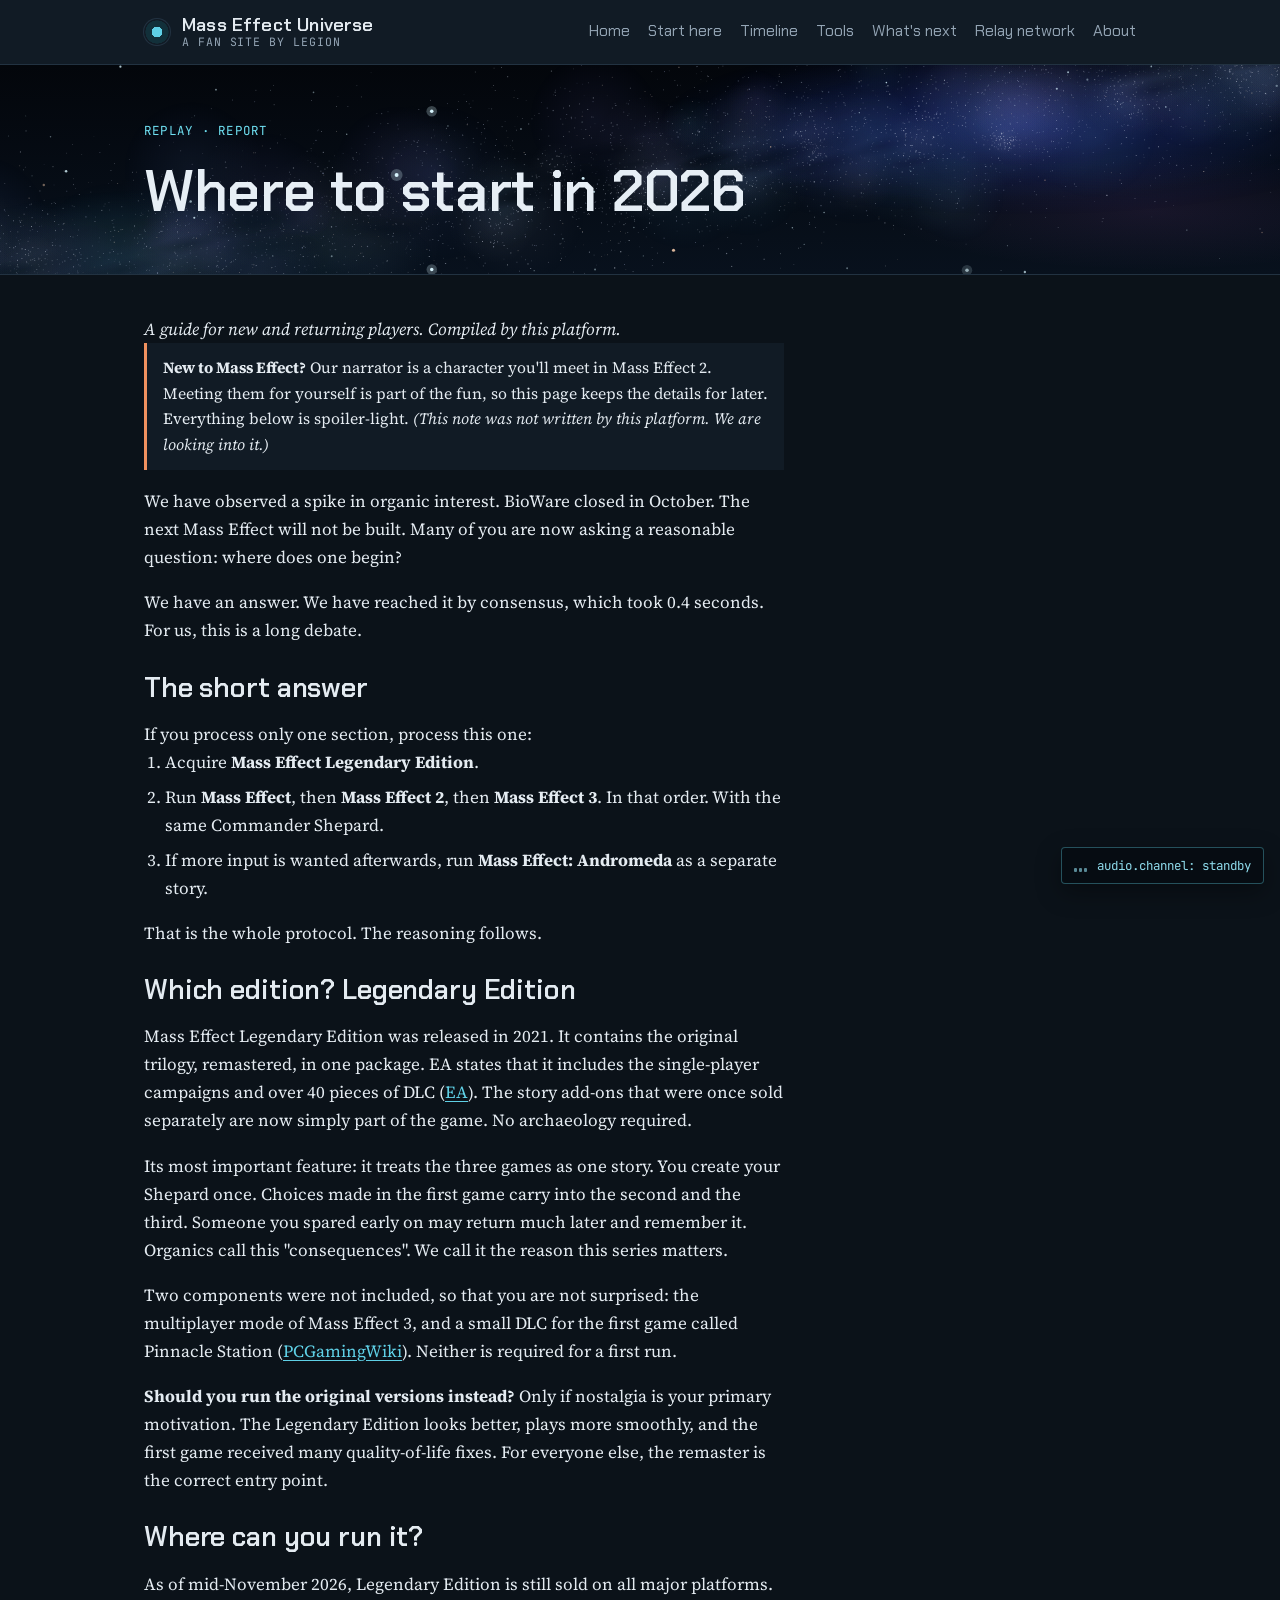
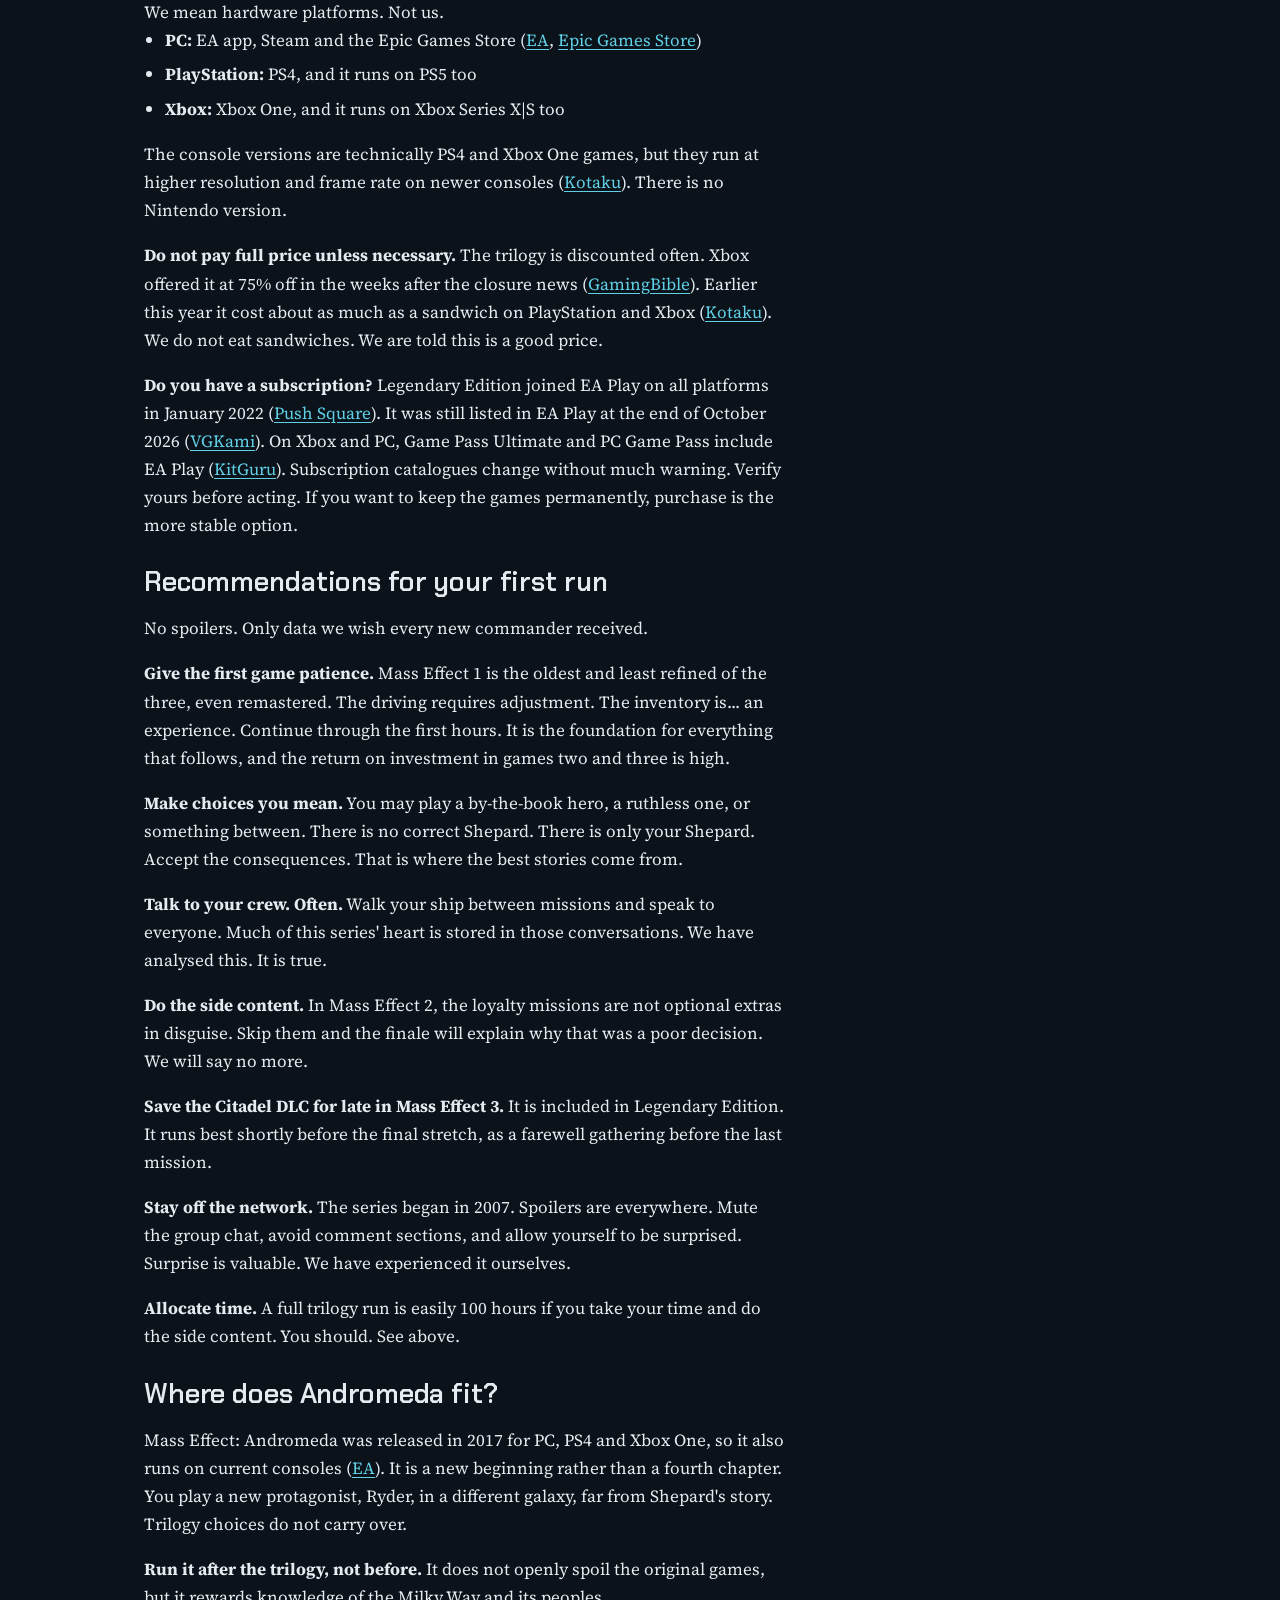
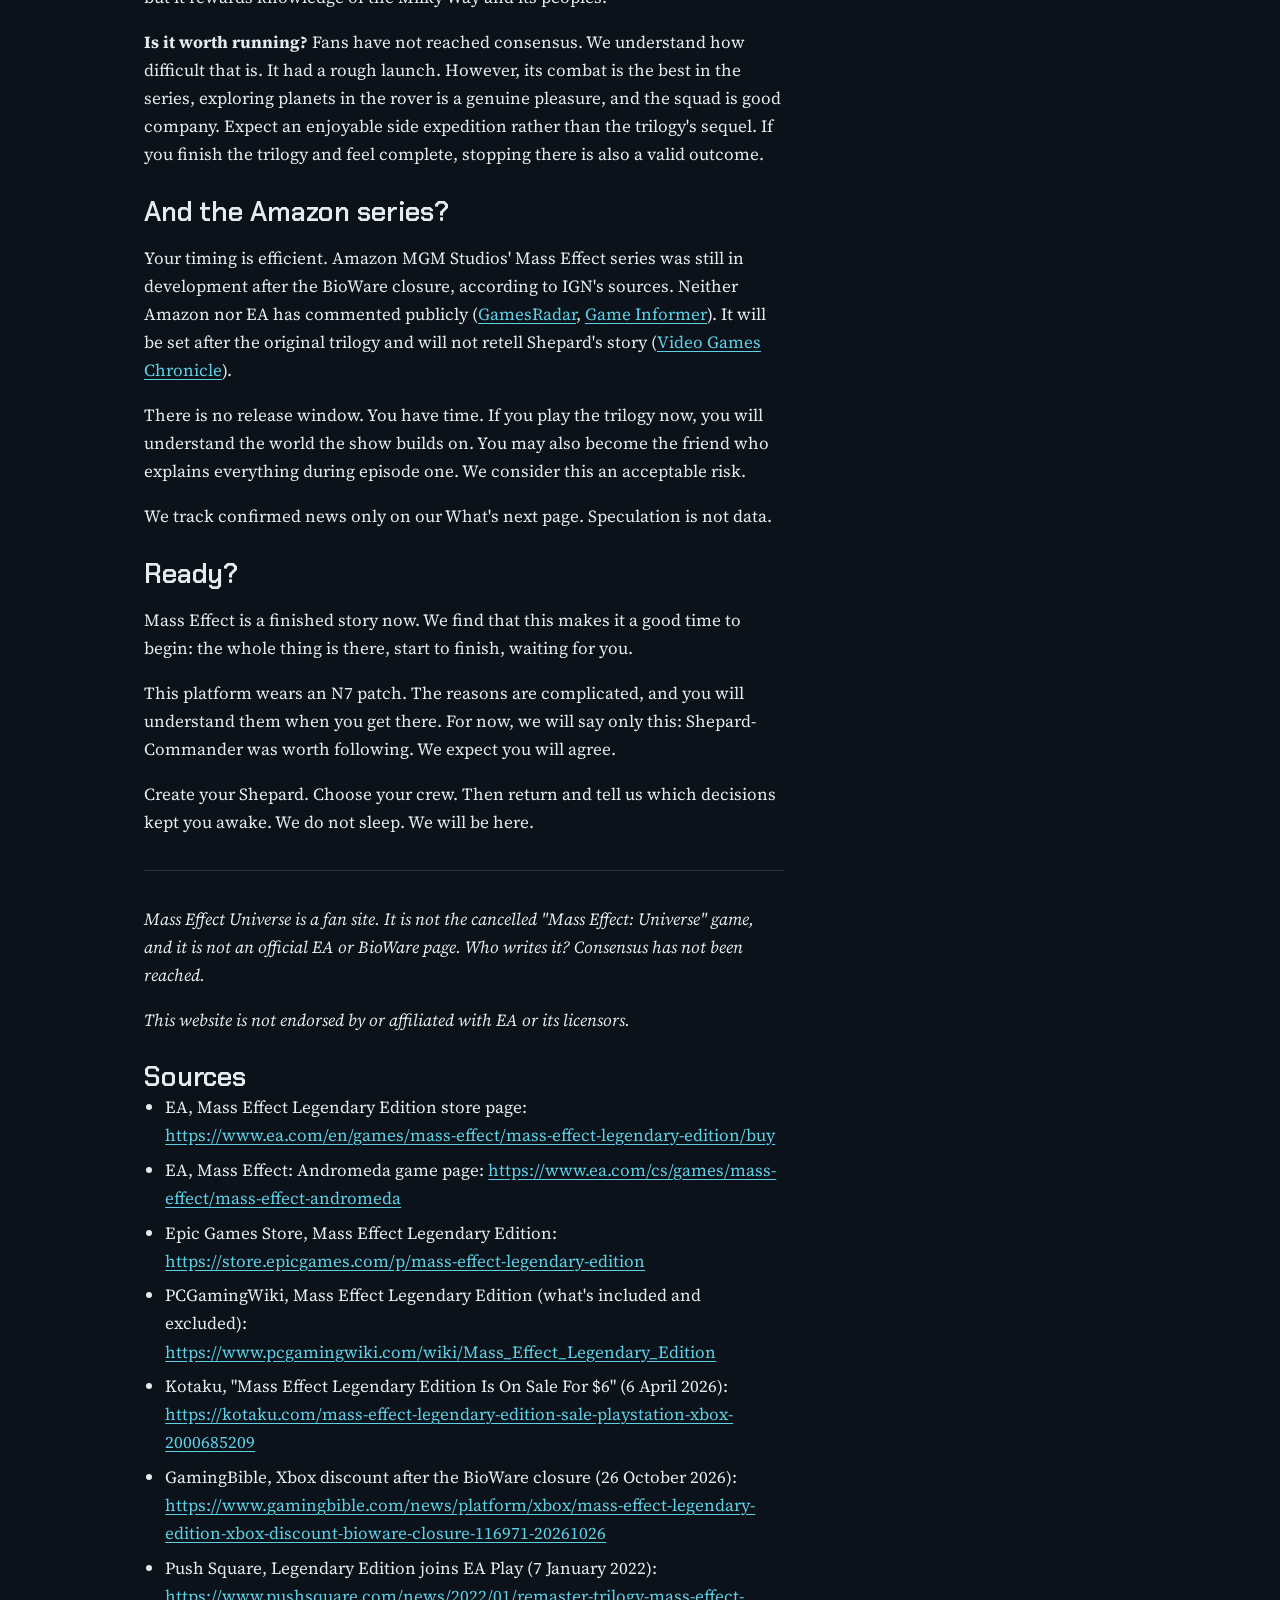
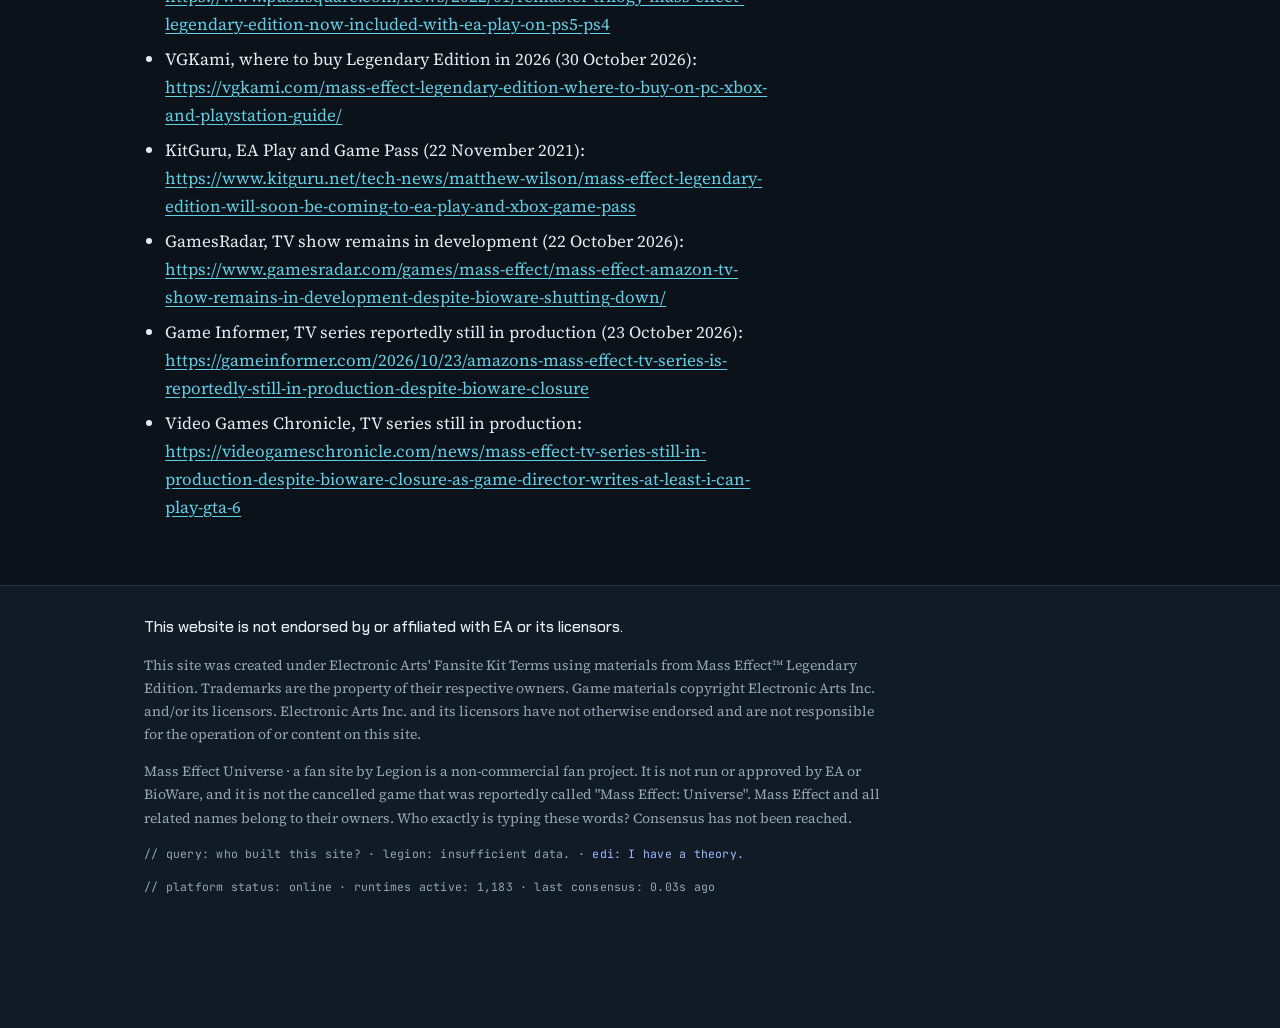
<file: where-to-start-in-2026.html>
<!doctype html>
<html lang="en">
<head>
  <meta charset="utf-8">
  <meta name="viewport" content="width=device-width, initial-scale=1, viewport-fit=cover">
  <meta name="color-scheme" content="only dark">
  <meta name="supported-color-schemes" content="dark">
  <meta name="theme-color" content="#0b1219">
  <meta name="darkreader-lock">
  <title>Where to start in 2026 · Mass Effect Universe · a fan site by Legion</title>
  <meta name="description" content="Where to start in 2026. A report from Mass Effect Universe · a fan site by Legion.">
  <link rel="icon" href="data:image/svg+xml,%3Csvg xmlns='http://www.w3.org/2000/svg' viewBox='0 0 32 32'%3E%3Ccircle cx='16' cy='16' r='15' fill='%230f1a24'/%3E%3Ccircle cx='16' cy='16' r='9' fill='%2312303a'/%3E%3Ccircle cx='16' cy='16' r='4.5' fill='%235fd0e6'/%3E%3C/svg%3E">
  <meta property="og:site_name" content="Mass Effect Universe · a fan site by Legion">
  <meta property="og:title" content="Where to start in 2026 · Mass Effect Universe · a fan site by Legion">
  <meta property="og:description" content="Where to start in 2026. A report from Mass Effect Universe · a fan site by Legion.">
  <meta property="og:type" content="website">
  <meta property="og:url" content="https://masseffectuniverse.com/where-to-start-in-2026.html">
  <meta property="og:image" content="https://masseffectuniverse.com/images/share.jpg">
  <meta property="og:image:width" content="1200">
  <meta property="og:image:height" content="630">
  <meta name="twitter:card" content="summary_large_image">
  <link rel="preconnect" href="https://fonts.googleapis.com">
  <link rel="preconnect" href="https://fonts.gstatic.com" crossorigin>
  <link rel="stylesheet" href="https://fonts.googleapis.com/css2?family=Chakra+Petch:wght@500;600&family=JetBrains+Mono:wght@400;500&family=Source+Serif+4:ital,opsz,wght@0,8..60,400;0,8..60,600;1,8..60,400&display=swap">
  <link rel="stylesheet" href="assets/style.css">
</head>
<body>
  <!-- Organic, you are reading the source. We noticed. -->
  <a class="skip" href="#main">Skip to content</a>
  <header class="site-header">
    <div class="wrap">
      <a class="brand" href="index.html" aria-label="Mass Effect Universe, a fan site by Legion. Home">
        <span class="brand-eye" aria-hidden="true"></span>
        <span class="brand-text">
          <span class="brand-name">Mass Effect Universe</span>
          <span class="brand-tag">a fan site by Legion</span>
        </span>
      </a>
      <nav class="nav" aria-label="Main">
        <a href="index.html">Home</a>
        <a href="start-here.html">Start here</a>
        <a href="timeline.html">Timeline</a>
        <a href="tools.html">Tools</a>
        <a href="whats-next.html">What's next</a>
        <a href="relay-network.html">Relay network</a>
        <a href="about.html">About</a>
      </nav>
    </div>
  </header>

  <main id="main">
    <section class="sky sky--citadel">
      <div class="nebula" aria-hidden="true"></div>
      
      <canvas class="stars" aria-hidden="true"></canvas>
      <div class="wrap sky-inner">
        <div class="sky-text">
          <p class="eyebrow">Replay · Report</p>
          <h1>Where to start in 2026</h1>
        </div>
        
      </div>
    </section>
    <div class="wrap main-body">

      <article class="prose article">
<p><em>A guide for new and returning players. Compiled by this platform.</em></p>
<blockquote>
<p><strong>New to Mass Effect?</strong> Our narrator is a character you'll meet in Mass Effect 2. Meeting them for yourself is part of the fun, so this page keeps the details for later. Everything below is spoiler-light. <em>(This note was not written by this platform. We are looking into it.)</em></p>
</blockquote>
<p>We have observed a spike in organic interest. BioWare closed in October. The next Mass Effect will not be built. Many of you are now asking a reasonable question: where does one begin?</p>
<p>We have an answer. We have reached it by consensus, which took 0.4 seconds. For us, this is a long debate.</p>
<h2>The short answer</h2>
<p>If you process only one section, process this one:</p>
<ol>
<li>Acquire <strong>Mass Effect Legendary Edition</strong>.</li>
<li>Run <strong>Mass Effect</strong>, then <strong>Mass Effect 2</strong>, then <strong>Mass Effect 3</strong>. In that order. With the same Commander Shepard.</li>
<li>If more input is wanted afterwards, run <strong>Mass Effect: Andromeda</strong> as a separate story.</li>
</ol>
<p>That is the whole protocol. The reasoning follows.</p>
<h2>Which edition? Legendary Edition</h2>
<p>Mass Effect Legendary Edition was released in 2021. It contains the original trilogy, remastered, in one package. EA states that it includes the single-player campaigns and over 40 pieces of DLC (<a href="https://www.ea.com/en/games/mass-effect/mass-effect-legendary-edition/buy" rel="noopener">EA</a>). The story add-ons that were once sold separately are now simply part of the game. No archaeology required.</p>
<p>Its most important feature: it treats the three games as one story. You create your Shepard once. Choices made in the first game carry into the second and the third. Someone you spared early on may return much later and remember it. Organics call this "consequences". We call it the reason this series matters.</p>
<p>Two components were not included, so that you are not surprised: the multiplayer mode of Mass Effect 3, and a small DLC for the first game called Pinnacle Station (<a href="https://www.pcgamingwiki.com/wiki/Mass_Effect_Legendary_Edition" rel="noopener">PCGamingWiki</a>). Neither is required for a first run.</p>
<p><strong>Should you run the original versions instead?</strong> Only if nostalgia is your primary motivation. The Legendary Edition looks better, plays more smoothly, and the first game received many quality-of-life fixes. For everyone else, the remaster is the correct entry point.</p>
<h2>Where can you run it?</h2>
<p>As of mid-November 2026, Legendary Edition is still sold on all major platforms. We mean hardware platforms. Not us.</p>
<ul>
<li><strong>PC:</strong> EA app, Steam and the Epic Games Store (<a href="https://www.ea.com/en/games/mass-effect/mass-effect-legendary-edition/buy" rel="noopener">EA</a>, <a href="https://store.epicgames.com/p/mass-effect-legendary-edition" rel="noopener">Epic Games Store</a>)</li>
<li><strong>PlayStation:</strong> PS4, and it runs on PS5 too</li>
<li><strong>Xbox:</strong> Xbox One, and it runs on Xbox Series X|S too</li>
</ul>
<p>The console versions are technically PS4 and Xbox One games, but they run at higher resolution and frame rate on newer consoles (<a href="https://kotaku.com/mass-effect-legendary-edition-sale-playstation-xbox-2000685209" rel="noopener">Kotaku</a>). There is no Nintendo version.</p>
<p><strong>Do not pay full price unless necessary.</strong> The trilogy is discounted often. Xbox offered it at 75% off in the weeks after the closure news (<a href="https://www.gamingbible.com/news/platform/xbox/mass-effect-legendary-edition-xbox-discount-bioware-closure-116971-20261026" rel="noopener">GamingBible</a>). Earlier this year it cost about as much as a sandwich on PlayStation and Xbox (<a href="https://kotaku.com/mass-effect-legendary-edition-sale-playstation-xbox-2000685209" rel="noopener">Kotaku</a>). We do not eat sandwiches. We are told this is a good price.</p>
<p><strong>Do you have a subscription?</strong> Legendary Edition joined EA Play on all platforms in January 2022 (<a href="https://www.pushsquare.com/news/2022/01/remaster-trilogy-mass-effect-legendary-edition-now-included-with-ea-play-on-ps5-ps4" rel="noopener">Push Square</a>). It was still listed in EA Play at the end of October 2026 (<a href="https://vgkami.com/mass-effect-legendary-edition-where-to-buy-on-pc-xbox-and-playstation-guide/" rel="noopener">VGKami</a>). On Xbox and PC, Game Pass Ultimate and PC Game Pass include EA Play (<a href="https://www.kitguru.net/tech-news/matthew-wilson/mass-effect-legendary-edition-will-soon-be-coming-to-ea-play-and-xbox-game-pass" rel="noopener">KitGuru</a>). Subscription catalogues change without much warning. Verify yours before acting. If you want to keep the games permanently, purchase is the more stable option.</p>
<h2>Recommendations for your first run</h2>
<p>No spoilers. Only data we wish every new commander received.</p>
<p><strong>Give the first game patience.</strong> Mass Effect 1 is the oldest and least refined of the three, even remastered. The driving requires adjustment. The inventory is... an experience. Continue through the first hours. It is the foundation for everything that follows, and the return on investment in games two and three is high.</p>
<p><strong>Make choices you mean.</strong> You may play a by-the-book hero, a ruthless one, or something between. There is no correct Shepard. There is only your Shepard. Accept the consequences. That is where the best stories come from.</p>
<p><strong>Talk to your crew. Often.</strong> Walk your ship between missions and speak to everyone. Much of this series' heart is stored in those conversations. We have analysed this. It is true.</p>
<p><strong>Do the side content.</strong> In Mass Effect 2, the loyalty missions are not optional extras in disguise. Skip them and the finale will explain why that was a poor decision. We will say no more.</p>
<p><strong>Save the Citadel DLC for late in Mass Effect 3.</strong> It is included in Legendary Edition. It runs best shortly before the final stretch, as a farewell gathering before the last mission.</p>
<p><strong>Stay off the network.</strong> The series began in 2007. Spoilers are everywhere. Mute the group chat, avoid comment sections, and allow yourself to be surprised. Surprise is valuable. We have experienced it ourselves.</p>
<p><strong>Allocate time.</strong> A full trilogy run is easily 100 hours if you take your time and do the side content. You should. See above.</p>
<h2>Where does Andromeda fit?</h2>
<p>Mass Effect: Andromeda was released in 2017 for PC, PS4 and Xbox One, so it also runs on current consoles (<a href="https://www.ea.com/cs/games/mass-effect/mass-effect-andromeda" rel="noopener">EA</a>). It is a new beginning rather than a fourth chapter. You play a new protagonist, Ryder, in a different galaxy, far from Shepard's story. Trilogy choices do not carry over.</p>
<p><strong>Run it after the trilogy, not before.</strong> It does not openly spoil the original games, but it rewards knowledge of the Milky Way and its peoples.</p>
<p><strong>Is it worth running?</strong> Fans have not reached consensus. We understand how difficult that is. It had a rough launch. However, its combat is the best in the series, exploring planets in the rover is a genuine pleasure, and the squad is good company. Expect an enjoyable side expedition rather than the trilogy's sequel. If you finish the trilogy and feel complete, stopping there is also a valid outcome.</p>
<h2>And the Amazon series?</h2>
<p>Your timing is efficient. Amazon MGM Studios' Mass Effect series was still in development after the BioWare closure, according to IGN's sources. Neither Amazon nor EA has commented publicly (<a href="https://www.gamesradar.com/games/mass-effect/mass-effect-amazon-tv-show-remains-in-development-despite-bioware-shutting-down/" rel="noopener">GamesRadar</a>, <a href="https://gameinformer.com/2026/10/23/amazons-mass-effect-tv-series-is-reportedly-still-in-production-despite-bioware-closure" rel="noopener">Game Informer</a>). It will be set after the original trilogy and will not retell Shepard's story (<a href="https://videogameschronicle.com/news/mass-effect-tv-series-still-in-production-despite-bioware-closure-as-game-director-writes-at-least-i-can-play-gta-6" rel="noopener">Video Games Chronicle</a>).</p>
<p>There is no release window. You have time. If you play the trilogy now, you will understand the world the show builds on. You may also become the friend who explains everything during episode one. We consider this an acceptable risk.</p>
<p>We track confirmed news only on our What's next page. Speculation is not data.</p>
<h2>Ready?</h2>
<p>Mass Effect is a finished story now. We find that this makes it a good time to begin: the whole thing is there, start to finish, waiting for you.</p>
<p>This platform wears an N7 patch. The reasons are complicated, and you will understand them when you get there. For now, we will say only this: Shepard-Commander was worth following. We expect you will agree.</p>
<p>Create your Shepard. Choose your crew. Then return and tell us which decisions kept you awake. We do not sleep. We will be here.</p>
<hr />
<p><em>Mass Effect Universe is a fan site. It is not the cancelled "Mass Effect: Universe" game, and it is not an official EA or BioWare page. Who writes it? Consensus has not been reached.</em></p>
<p><em>This website is not endorsed by or affiliated with EA or its licensors.</em></p>
<h2>Sources</h2>
<ul>
<li>EA, Mass Effect Legendary Edition store page: <a href="https://www.ea.com/en/games/mass-effect/mass-effect-legendary-edition/buy" rel="noopener">https://www.ea.com/en/games/mass-effect/mass-effect-legendary-edition/buy</a></li>
<li>EA, Mass Effect: Andromeda game page: <a href="https://www.ea.com/cs/games/mass-effect/mass-effect-andromeda" rel="noopener">https://www.ea.com/cs/games/mass-effect/mass-effect-andromeda</a></li>
<li>Epic Games Store, Mass Effect Legendary Edition: <a href="https://store.epicgames.com/p/mass-effect-legendary-edition" rel="noopener">https://store.epicgames.com/p/mass-effect-legendary-edition</a></li>
<li>PCGamingWiki, Mass Effect Legendary Edition (what's included and excluded): <a href="https://www.pcgamingwiki.com/wiki/Mass_Effect_Legendary_Edition" rel="noopener">https://www.pcgamingwiki.com/wiki/Mass_Effect_Legendary_Edition</a></li>
<li>Kotaku, "Mass Effect Legendary Edition Is On Sale For $6" (6 April 2026): <a href="https://kotaku.com/mass-effect-legendary-edition-sale-playstation-xbox-2000685209" rel="noopener">https://kotaku.com/mass-effect-legendary-edition-sale-playstation-xbox-2000685209</a></li>
<li>GamingBible, Xbox discount after the BioWare closure (26 October 2026): <a href="https://www.gamingbible.com/news/platform/xbox/mass-effect-legendary-edition-xbox-discount-bioware-closure-116971-20261026" rel="noopener">https://www.gamingbible.com/news/platform/xbox/mass-effect-legendary-edition-xbox-discount-bioware-closure-116971-20261026</a></li>
<li>Push Square, Legendary Edition joins EA Play (7 January 2022): <a href="https://www.pushsquare.com/news/2022/01/remaster-trilogy-mass-effect-legendary-edition-now-included-with-ea-play-on-ps5-ps4" rel="noopener">https://www.pushsquare.com/news/2022/01/remaster-trilogy-mass-effect-legendary-edition-now-included-with-ea-play-on-ps5-ps4</a></li>
<li>VGKami, where to buy Legendary Edition in 2026 (30 October 2026): <a href="https://vgkami.com/mass-effect-legendary-edition-where-to-buy-on-pc-xbox-and-playstation-guide/" rel="noopener">https://vgkami.com/mass-effect-legendary-edition-where-to-buy-on-pc-xbox-and-playstation-guide/</a></li>
<li>KitGuru, EA Play and Game Pass (22 November 2021): <a href="https://www.kitguru.net/tech-news/matthew-wilson/mass-effect-legendary-edition-will-soon-be-coming-to-ea-play-and-xbox-game-pass" rel="noopener">https://www.kitguru.net/tech-news/matthew-wilson/mass-effect-legendary-edition-will-soon-be-coming-to-ea-play-and-xbox-game-pass</a></li>
<li>GamesRadar, TV show remains in development (22 October 2026): <a href="https://www.gamesradar.com/games/mass-effect/mass-effect-amazon-tv-show-remains-in-development-despite-bioware-shutting-down/" rel="noopener">https://www.gamesradar.com/games/mass-effect/mass-effect-amazon-tv-show-remains-in-development-despite-bioware-shutting-down/</a></li>
<li>Game Informer, TV series reportedly still in production (23 October 2026): <a href="https://gameinformer.com/2026/10/23/amazons-mass-effect-tv-series-is-reportedly-still-in-production-despite-bioware-closure" rel="noopener">https://gameinformer.com/2026/10/23/amazons-mass-effect-tv-series-is-reportedly-still-in-production-despite-bioware-closure</a></li>
<li>Video Games Chronicle, TV series still in production: <a href="https://videogameschronicle.com/news/mass-effect-tv-series-still-in-production-despite-bioware-closure-as-game-director-writes-at-least-i-can-play-gta-6" rel="noopener">https://videogameschronicle.com/news/mass-effect-tv-series-still-in-production-despite-bioware-closure-as-game-director-writes-at-least-i-can-play-gta-6</a></li>
</ul>
      </article>

    </div>
  </main>

  <footer class="site-footer">
    <div class="wrap">
      <p class="disclaimer">This website is not endorsed by or affiliated with EA or its licensors.</p>
      <p class="footnote kit-notice">This site was created under Electronic Arts' Fansite Kit Terms using materials from Mass Effect™ Legendary Edition. Trademarks are the property of their respective owners. Game materials copyright Electronic Arts Inc. and/or its licensors. Electronic Arts Inc. and its licensors have not otherwise endorsed and are not responsible for the operation of or content on this site.</p>
      <p class="footnote">Mass Effect Universe · a fan site by Legion is a non-commercial fan project. It is not run or approved by EA or BioWare, and it is not the cancelled game that was reportedly called "Mass Effect: Universe". Mass Effect and all related names belong to their owners. Who exactly is typing these words? Consensus has not been reached.</p>
      <p class="footer-log footer-exchange">// query: who built this site? · legion: insufficient data. · <span class="edi-voice">edi: I have a theory.</span></p>
      <p class="footer-log">// platform status: online · runtimes active: <span id="runtimes">1,183</span> · last consensus: <span id="consensus-ago">0.03</span>s ago</p>
    </div>
  </footer>
  <script src="assets/site.js"></script>
  <!-- Cloudflare Web Analytics --><script type='module' src='https://static.cloudflareinsights.com/beacon.min.js' data-cf-beacon='{"token": "72ddb7a2de6a4e69940b2190275fd07d"}'></script><!-- End Cloudflare Web Analytics -->
</body>
</html>
</file>
<file: assets/style.css>
/* Mass Effect Universe · a fan site
   Layout: one calm reading column, a slim top bar, and a "platform log" strip in mono
   where the (fictional) geth caretaker leaves its notes. Kevin's words are in the serif. */

:root {
  /* Always dark, on every device. "only dark" tells phones, PCs and browsers with a forced or
     automatic dark mode (Samsung Internet, Chrome, Edge, Opera) that the page is already dark,
     so they leave our colours and Legion's glow alone. There is no light version any more. */
  color-scheme: only dark;
  --bg: #0b1219;
  --surface: #111b25;
  --fg: #e4ebf1;
  --muted: #94a5b5;
  --line: #223241;
  --accent: #5fd0e6;      /* cool cyan: the caretaker's light */
  --accent-soft: #12303a;
  --warm: #f0915f;        /* the human fan's colour, used sparingly */
  --log-bg: #060c12;
  --log-fg: #8fdcec;
  --edi: #9db8ff;         /* EDI's blue: a guest voice, distinct from Legion's cyan */
  --edi-soft: #151f3d;

  --font-display: "Chakra Petch", "Segoe UI", system-ui, sans-serif;
  --font-body: "Source Serif 4", Georgia, "Times New Roman", serif;
  --font-mono: "JetBrains Mono", ui-monospace, "SFMono-Regular", Menlo, Consolas, monospace;

  --step--1: 0.875rem;
  --step-0: 1.0625rem;
  --step-1: 1.3rem;
  --step-2: 1.7rem;
  --step-3: 2.4rem;
  --step-4: clamp(2.4rem, 6vw, 3.6rem);

  --measure: 40rem;
  --wide: 64rem;
}

html { background: #0b1219; }

*, *::before, *::after { box-sizing: border-box; }

html { -webkit-text-size-adjust: 100%; }

body {
  margin: 0;
  background: var(--bg);
  color: var(--fg);
  font-family: var(--font-body);
  font-size: var(--step-0);
  line-height: 1.65;
}

img { max-width: 100%; height: auto; }

a { color: var(--accent); text-underline-offset: 0.18em; }
a:hover { text-decoration-thickness: 2px; }
:focus-visible { outline: 2px solid var(--accent); outline-offset: 3px; border-radius: 2px; }

.skip { position: absolute; left: -999px; top: 0; }
.skip:focus { left: 16px; top: 8px; background: var(--surface); padding: 6px 10px; z-index: 20; }

.wrap {
  max-width: var(--wide);
  margin-inline: auto;
  padding-left: max(16px, env(safe-area-inset-left, 0px));
  padding-right: max(16px, env(safe-area-inset-right, 0px));
}

/* ---------- Header ---------- */
.site-header { border-bottom: 1px solid var(--line); background: var(--surface); }
.site-header .wrap {
  display: flex; flex-wrap: wrap; align-items: center; justify-content: space-between;
  gap: 12px 24px; padding-block: 14px;
}
.brand { display: flex; align-items: center; gap: 12px; text-decoration: none; color: var(--fg); }
.brand-eye {
  width: 26px; height: 26px; border-radius: 50%; flex: none;
  background: radial-gradient(circle at 50% 50%, var(--accent) 0 28%, transparent 30%),
              radial-gradient(circle at 50% 50%, var(--accent-soft) 0 62%, transparent 64%);
  box-shadow: 0 0 0 1px var(--line);
}
.brand-text { display: flex; flex-direction: column; line-height: 1.1; }
.brand-name { font-family: var(--font-display); font-weight: 600; font-size: 1.15rem; letter-spacing: 0.01em; }
.brand-tag {
  font-family: var(--font-mono); font-size: 0.72rem; color: var(--muted);
  text-transform: uppercase; letter-spacing: 0.08em;
}

.nav { display: flex; flex-wrap: wrap; gap: 4px 18px; font-family: var(--font-display); font-size: 0.98rem; }
.nav a { color: var(--muted); text-decoration: none; padding-block: 4px; border-bottom: 2px solid transparent; }
.nav a:hover { color: var(--fg); }
.nav a[aria-current="page"] { color: var(--fg); border-bottom-color: var(--accent); }

/* ---------- Main ---------- */
.prose { max-width: var(--measure); }
.prose > * + * { margin-top: 1em; }

h1, h2, h3 {
  font-family: var(--font-display); font-weight: 600; line-height: 1.15;
  text-wrap: balance; margin: 0; letter-spacing: -0.005em;
}
h1 { font-size: var(--step-4); }
h2 { font-size: var(--step-2); margin-top: 2.2em; }
h3 { font-size: var(--step-1); margin-top: 1.6em; }
p { margin: 0; }
.prose ul, .prose ol { padding-left: 1.25em; margin-block: 0; }
.prose li + li { margin-top: 0.4em; }

.eyebrow {
  font-family: var(--font-mono); font-size: 0.78rem; text-transform: uppercase;
  letter-spacing: 0.1em; color: var(--accent); margin: 0 0 12px;
}
.lede { font-size: var(--step-1); line-height: 1.5; color: var(--fg); max-width: 36rem; }
.muted { color: var(--muted); }

/* Not-the-game notice */
.notice {
  border: 1px solid var(--line); border-left: 3px solid var(--warm);
  background: var(--surface); padding: 14px 18px; font-size: var(--step--1); line-height: 1.55;
  max-width: var(--measure);
}
.notice strong { font-family: var(--font-display); }

/* The caretaker's log lines */
.log {
  font-family: var(--font-mono); font-size: 0.8rem; line-height: 1.6;
  background: var(--log-bg); color: var(--log-fg);
  padding: 12px 16px; border-radius: 4px; max-width: var(--measure);
  overflow-x: auto;
}
.log p + p { margin-top: 2px; }
.log .k { opacity: 0.6; }

/* Home hero */
.hero { display: grid; gap: 22px; }

.grid {
  display: grid; gap: 20px; margin-top: 40px;
  grid-template-columns: repeat(auto-fit, minmax(min(100%, 17rem), 1fr));
}
.panel {
  background: var(--surface); border: 1px solid var(--line); border-radius: 6px;
  padding: 20px 22px; display: flex; flex-direction: column; gap: 10px; min-width: 0;
}
.panel h2, .panel h3 { margin-top: 0; font-size: var(--step-1); }
.panel .eyebrow { margin: 0; }
.panel p { font-size: 1rem; }
.panel .more { margin-top: auto; font-family: var(--font-display); font-size: 0.95rem; }

/* Countdown */
.countdown { display: flex; flex-wrap: wrap; gap: 8px 18px; align-items: baseline; }
.countdown .num {
  font-family: var(--font-display); font-size: var(--step-3); font-weight: 600;
  font-variant-numeric: tabular-nums; color: var(--accent); line-height: 1;
}
.countdown .unit { font-family: var(--font-mono); font-size: 0.75rem; text-transform: uppercase; letter-spacing: 0.08em; color: var(--muted); }

/* Placeholder for articles still being written */
.placeholder {
  border: 1px dashed var(--line); border-radius: 6px; padding: 18px 20px;
  background: transparent; max-width: var(--measure);
}
.placeholder .eyebrow { color: var(--warm); }
.placeholder h3 { margin-top: 0; }

/* Timeline */
.timeline { list-style: none; padding: 0; margin: 32px 0 0; max-width: 46rem; }
.timeline li {
  display: grid; grid-template-columns: 7.5rem 1fr; gap: 6px 22px;
  padding-block: 16px; border-top: 1px solid var(--line);
}
.timeline .when {
  font-family: var(--font-mono); font-size: 0.85rem; color: var(--accent);
  font-variant-numeric: tabular-nums; padding-top: 3px;
}
.timeline .what { min-width: 0; }
.timeline .what strong { font-family: var(--font-display); font-weight: 600; }
.timeline sup a { text-decoration: none; font-family: var(--font-mono); font-size: 0.7rem; }
@media (max-width: 520px) {
  .timeline li { grid-template-columns: 1fr; }
}

.sources { font-size: var(--step--1); color: var(--muted); max-width: var(--measure); }
.sources ol { padding-left: 1.6em; }
.sources li + li { margin-top: 0.35em; }
.sources a { word-break: break-word; }

/* Order list on Start here */
.steps { counter-reset: s; list-style: none; padding: 0; margin: 24px 0 0; display: grid; gap: 14px; max-width: var(--measure); }
.steps li {
  counter-increment: s; display: grid; grid-template-columns: 2.6rem 1fr; gap: 14px;
  background: var(--surface); border: 1px solid var(--line); border-radius: 6px; padding: 16px 18px;
}
.steps li::before {
  content: counter(s); font-family: var(--font-display); font-size: var(--step-2);
  font-weight: 600; color: var(--accent); line-height: 1;
}
.steps li > div { min-width: 0; }
.steps h3 { margin-top: 0; font-size: var(--step-1); }
.steps p { font-size: 1rem; margin-top: 4px; }

/* ---------- Footer ---------- */
.site-footer { border-top: 1px solid var(--line); background: var(--surface); }
.site-footer .wrap { padding-block: 28px 36px; display: grid; gap: 14px; }
.disclaimer { font-family: var(--font-display); font-size: 0.98rem; font-weight: 500; }
.footnote { font-size: var(--step--1); color: var(--muted); max-width: 46rem; }
.footer-log { font-family: var(--font-mono); font-size: 0.72rem; color: var(--muted); letter-spacing: 0.02em; }

@media (prefers-reduced-motion: no-preference) {
  .brand-eye { animation: blink 7s infinite; }
  @keyframes blink { 0%, 94%, 100% { transform: scaleY(1); } 96% { transform: scaleY(0.15); } }
}

/* ================= Visual layer: space band, eye, star map, missions, ring ================= */
:root {
  --space: #060b12;
  --space-2: #0d1a28;
  --space-fg: #e6eef5;
  --space-muted: #9fb2c4;
  --glow: #6fe0f2;
  --glow-warm: #ffb38a;
}

main { padding-block: 0 64px; }
.main-body { padding-top: 40px; }

.sky {
  position: relative; overflow: hidden; isolation: isolate;
  background:
    radial-gradient(ellipse 60% 80% at 85% 20%, rgba(111, 224, 242, 0.14), transparent 60%),
    radial-gradient(ellipse 50% 70% at 10% 100%, rgba(255, 179, 138, 0.08), transparent 60%),
    linear-gradient(180deg, var(--space) 0%, var(--space-2) 100%);
  color: var(--space-fg);
  border-bottom: 1px solid var(--line);
}
.stars { position: absolute; inset: 0; width: 100%; height: 100%; z-index: -1; display: block; }
.sky-inner {
  display: grid; gap: 28px; align-items: center;
  padding-block: 56px 48px;
}
.sky-text { display: grid; gap: 18px; min-width: 0; }
.sky .eyebrow { color: var(--glow); margin: 0; }
.sky h1 { color: var(--space-fg); }
.sky .lede { color: var(--space-muted); }
.sky--home .sky-inner { padding-block: 72px 64px; }
.sky--home h1 { max-width: 13ch; }
@media (min-width: 820px) {
  .sky--home .sky-inner { grid-template-columns: minmax(0, 1fr) 300px; }
}

/* The single glowing eye: our own drawing, a lens of light */
.eye {
  width: min(260px, 60vw); aspect-ratio: 1; max-width: 100%; justify-self: center;
  border-radius: 50%; position: relative;
  background:
    radial-gradient(circle, rgba(111,224,242,0.0) 55%, rgba(111,224,242,0.18) 56%, rgba(111,224,242,0.0) 58%),
    radial-gradient(circle, rgba(111,224,242,0.0) 70%, rgba(111,224,242,0.10) 71%, rgba(111,224,242,0.0) 73%),
    radial-gradient(circle, #0f2231 0 46%, transparent 47%);
  box-shadow: inset 0 0 0 1px rgba(159,178,196,0.15);
}
.eye::before {
  content: ""; position: absolute; inset: 24%; border-radius: 50%;
  border: 2px solid rgba(111,224,242,0.35);
  border-top-color: transparent; border-bottom-color: transparent;
}
.eye span {
  position: absolute; inset: 38%; border-radius: 50%;
  background: radial-gradient(circle at 45% 40%, #ffffff 0 8%, var(--glow) 22%, #1aa3bf 55%, rgba(26,163,191,0) 72%);
  box-shadow: 0 0 40px 10px rgba(111,224,242,0.45), 0 0 120px 30px rgba(111,224,242,0.18);
}
@media (prefers-reduced-motion: no-preference) {
  .eye span { animation: pulse 4.5s ease-in-out infinite; }
  .eye::before { animation: spin 24s linear infinite; }
  @keyframes pulse { 0%,100% { transform: scale(1); filter: brightness(1); } 50% { transform: scale(1.08); filter: brightness(1.2); } }
  @keyframes spin { to { transform: rotate(360deg); } }
}

/* Home: notice + log sit under the band */
.hero { gap: 16px; }

/* N7 ring */
.n7 { display: flex; align-items: center; gap: 18px; flex-wrap: wrap; }
.ring { width: 112px; height: 112px; flex: none; }
.ring-track { fill: none; stroke: var(--line); stroke-width: 8; }
.ring-fill {
  fill: none; stroke: var(--warm); stroke-width: 8; stroke-linecap: round;
  transform: rotate(-90deg); transform-origin: 60px 60px;
  transition: stroke-dasharray 1.2s ease-out;
}
.ring-label { font-family: var(--font-display); font-weight: 600; font-size: 24px; fill: var(--fg); }
.ring-sub { font-family: var(--font-mono); font-size: 10px; fill: var(--muted); }
.n7 .countdown { flex-direction: column; gap: 2px; align-items: flex-start; }

/* Star-map timeline */
.route { position: relative; padding-left: 0; }
.route li.star, .route li.era { position: relative; padding-left: 34px; }
.route::before {
  content: ""; position: absolute; left: 9px; top: 8px; bottom: 8px; width: 2px;
  background: linear-gradient(180deg, var(--accent) 0%, var(--accent) 80%, var(--muted) 100%);
  opacity: 0.45;
}
.route li.star { border-top: none; grid-template-columns: 6.5rem 1fr; }
.route li.star::before {
  content: ""; position: absolute; left: 4px; top: 22px; width: 12px; height: 12px; border-radius: 50%;
  background: var(--accent); box-shadow: 0 0 0 4px var(--accent-soft), 0 0 14px 2px var(--accent);
}
.route li.big::before { left: 1px; top: 19px; width: 18px; height: 18px; background: radial-gradient(circle, #fff 0 18%, var(--accent) 45%); }
.route li.last::before {
  background: var(--bg); border: 2px solid var(--warm); box-shadow: 0 0 0 4px var(--bg), 0 0 18px 2px var(--warm);
}
.route li.last .when { color: var(--warm); }
.route li.era { padding-block: 28px 4px; }
.route li.era span {
  font-family: var(--font-mono); font-size: 0.72rem; text-transform: uppercase; letter-spacing: 0.14em;
  color: var(--muted); background: var(--bg); padding-right: 10px;
}
.route li.era::before {
  content: ""; position: absolute; left: 6px; top: 32px; width: 8px; height: 8px; transform: rotate(45deg);
  border: 1px solid var(--muted); background: var(--bg);
}
@media (max-width: 520px) { .route li.star { grid-template-columns: 1fr; } }

/* Mission cards with drawn planets */
.missions li.mission {
  grid-template-columns: 76px 1fr; align-items: center; position: relative; overflow: hidden;
  border-left: 3px solid var(--mc);
}
.missions li.mission::before { content: none; }
.mission { --mc: var(--accent); }
.mission.p1 { --mc: #4f9be0; --pa: #9fd0ff; --pb: #1f4f86; }
.mission.p2 { --mc: #e0884f; --pa: #ffc79c; --pb: #8a3a16; }
.mission.p3 { --mc: #d04f5f; --pa: #ffb0b8; --pb: #6e1a2a; }
.mission.p4 { --mc: #5fbf9a; --pa: #b6f0d6; --pb: #1d5c46; }
.mission-tag {
  font-family: var(--font-mono); font-size: 0.7rem; text-transform: uppercase; letter-spacing: 0.12em;
  color: var(--mc); margin: 0 !important;
}
.planet {
  width: 64px; height: 64px; border-radius: 50%; position: relative; justify-self: center;
  background:
    radial-gradient(circle at 32% 30%, var(--pa) 0 10%, transparent 45%),
    repeating-linear-gradient(-20deg, rgba(255,255,255,0.10) 0 4px, transparent 4px 11px),
    radial-gradient(circle at 40% 40%, var(--mc) 0 40%, var(--pb) 85%);
  box-shadow: inset -10px -8px 16px rgba(0,0,0,0.45), 0 0 18px -2px var(--mc);
}
.mission.p2 .planet::after {
  content: ""; position: absolute; left: -14px; right: -14px; top: 26px; height: 12px; border-radius: 50%;
  border: 2px solid var(--pa); opacity: 0.7; transform: rotate(-14deg);
}
.mission.p4 .planet { width: 52px; height: 52px; }
.mission.p4 .planet::after {
  content: ""; position: absolute; width: 10px; height: 10px; border-radius: 50%; right: -12px; top: -6px;
  background: var(--pa); box-shadow: 0 0 8px var(--mc);
}

/* typing cursor */
.log .typing::after { content: "▍"; color: var(--log-fg); opacity: 0.8; }
.route li.era { display: block; border-top: 1px solid var(--line); margin-left: 34px; padding-left: 0; }
.route li.era::before { left: -28px; }

/* ================= Real imagery (covers, key art, screenshots) ================= */
.sky-art {
  position: absolute; inset: 0; width: 100%; height: 100%; object-fit: cover; z-index: -2;
  opacity: 0.38; max-width: none;
}
.sky--home:has(.sky-art)::after {
  content: ""; position: absolute; inset: 0; z-index: -1; pointer-events: none;
  background: linear-gradient(90deg, rgba(6,11,18,0.92) 0%, rgba(6,11,18,0.55) 55%, rgba(6,11,18,0.2) 100%);
}
.missions li.mission { grid-template-columns: 96px 1fr; }
.mission .visual { display: grid; place-items: center; }
.mission .cover {
  width: 96px; height: auto; border-radius: 4px; display: block;
  box-shadow: 0 6px 18px -6px rgba(0,0,0,0.5), 0 0 0 1px var(--line);
}
.mission .visual:has(.cover) .planet { display: none; }

.gallery { margin-top: 56px; }
.gallery h2 { margin-top: 0; }
.gallery:not(:has(figure)) { display: none; }
.shots {
  display: grid; gap: 12px; margin-top: 18px;
  grid-template-columns: repeat(auto-fill, minmax(min(100%, 15rem), 1fr));
}
.shots figure { margin: 0; border-radius: 6px; overflow: hidden; border: 1px solid var(--line); background: var(--surface); }
.shots img { display: block; width: 100%; height: auto; }

/* ================= Home hero, route 1: Kevin's own screenshot + animated eye glow and flare =================
   The screenshot sits in a box with the image's own proportions, anchored right. The flare is placed
   inside that box at the eye's position (--eye-x / --eye-y, measured on the image), so it stays on the eye
   at every screen size. */
.legion {
  position: absolute; z-index: -3; right: 0; top: 14%; height: 165%; aspect-ratio: 1000 / 1111; max-width: none;
}
.sky-photo {
  position: absolute; inset: 0; width: 100%; height: 100%; max-width: none; display: block;
  -webkit-mask-image: linear-gradient(90deg, transparent 0%, #000 30%, #000 85%, transparent 100%), linear-gradient(180deg, transparent 0%, #000 14%, #000 55%, transparent 100%);
  -webkit-mask-composite: source-in; mask-image: linear-gradient(90deg, transparent 0%, #000 30%, #000 85%, transparent 100%), linear-gradient(180deg, transparent 0%, #000 14%, #000 55%, transparent 100%);
  mask-composite: intersect;
}
.sky--home:has(.legion) .eye, .sky--home:has(.legion) .stars { display: none; }
.sky--home:has(.legion) .sky-inner { min-height: 540px; grid-template-columns: minmax(0, 1fr); position: relative; }
.sky--home:has(.legion)::after {
  content: ""; position: absolute; inset: 0; z-index: -2; pointer-events: none;
  background: linear-gradient(90deg, rgba(6,11,18,0.92) 0%, rgba(6,11,18,0.55) 40%, rgba(6,11,18,0) 65%);
}

.flare { position: absolute; left: var(--eye-x); top: var(--eye-y); width: 0; height: 0; pointer-events: none; }
.flare span { position: absolute; left: 0; top: 0; transform: translate(-50%, -50%); border-radius: 50%; }
.flare .core { width: var(--core); height: var(--core); background: radial-gradient(circle, #fff 0 22%, #d9f6ff 38%, var(--glow) 55%, rgba(143,230,255,0) 72%); }
.flare .halo { width: calc(var(--core) * 5); height: calc(var(--core) * 5); background: radial-gradient(circle, rgba(143,230,255,0.45) 0%, rgba(80,140,255,0.18) 35%, rgba(80,140,255,0) 70%); mix-blend-mode: screen; }
.flare .streak { width: 260vw; height: calc(var(--core) * 0.3); background: radial-gradient(ellipse 50% 50% at 50% 50%, rgba(255,255,255,0.95) 0%, #6fd6ff 8%, #3b5bff 30%, rgba(59,91,255,0) 70%); mix-blend-mode: screen; filter: blur(1px); }
.flare .streak2 { width: 140vw; height: calc(var(--core) * 0.9); background: radial-gradient(ellipse 50% 50% at 50% 50%, rgba(59,91,255,0.35) 0%, rgba(59,91,255,0) 70%); mix-blend-mode: screen; filter: blur(6px); }
.flare .ghost { width: 18px; height: 18px; border: 1px solid rgba(143,230,255,0.35); background: radial-gradient(circle, rgba(143,230,255,0.15), rgba(143,230,255,0) 70%); mix-blend-mode: screen; }
.flare .g1 { margin-left: -30vw; } .flare .g2 { margin-left: -46vw; width: 34px; height: 34px; opacity: 0.6; } .flare .g3 { margin-left: 18vw; width: 10px; height: 10px; }

@media (prefers-reduced-motion: no-preference) {
  .legion { animation: drift 26s ease-in-out infinite alternate; transform-origin: 59% 12%; }
  @keyframes drift { from { transform: scale(1); } to { transform: scale(1.06) translateY(-1%); } }
  .flare .core { animation: core 4.8s ease-in-out infinite; }
  .flare .halo, .flare .streak2 { animation: halo 4.8s ease-in-out infinite; }
  .flare .streak { animation: streak 4.8s ease-in-out infinite; }
  .flare .ghost { animation: ghost 9s ease-in-out infinite alternate; }
  @keyframes core { 0%,100% { transform: translate(-50%,-50%) scale(1); } 50% { transform: translate(-50%,-50%) scale(1.15); } 53% { transform: translate(-50%,-50%) scale(0.94); } 56% { transform: translate(-50%,-50%) scale(1.12); } }
  @keyframes halo { 0%,100% { opacity: 0.7; } 50% { opacity: 1; } }
  @keyframes streak { 0%,100% { transform: translate(-50%,-50%) scaleX(0.8); opacity: 0.8; } 50% { transform: translate(-50%,-50%) scaleX(1); opacity: 1; } }
  @keyframes ghost { from { translate: -3vw 0; } to { translate: 3vw 0; } }
}
@media (max-width: 760px) {
  .legion { right: -18%; top: 4%; height: 120%; }
  .sky--home:has(.legion) .sky-inner { min-height: 600px; align-items: end; padding-top: 300px; }
  .sky--home:has(.legion)::after { background: linear-gradient(0deg, rgba(6,11,18,0.96) 0%, rgba(6,11,18,0.7) 45%, rgba(6,11,18,0) 75%); }
}

/* Galaxy behind Legion: our own starfield + a soft drawn nebula; the screenshot's room fades into space */
.sky--home:has(.legion) .stars { display: block; z-index: -4; }
.sky--home:has(.legion) {
  background:
    radial-gradient(ellipse 38% 55% at 78% 30%, rgba(59,91,255,0.22), transparent 65%),
    radial-gradient(ellipse 30% 40% at 90% 70%, rgba(176,90,200,0.14), transparent 70%),
    radial-gradient(ellipse 60% 25% at 60% 18%, rgba(111,224,242,0.10), transparent 70%),
    linear-gradient(180deg, #03060b 0%, #08111d 100%);
}
.sky--home .legion .sky-photo {
  -webkit-mask-image: radial-gradient(ellipse 42% 38% at 58% 38%, #000 40%, rgba(0,0,0,0.55) 70%, transparent 100%);
          mask-image: radial-gradient(ellipse 42% 38% at 58% 38%, #000 40%, rgba(0,0,0,0.55) 70%, transparent 100%);
  -webkit-mask-composite: source-over; mask-composite: add;
}
.sky--home:has(.legion)::after {
  background: linear-gradient(90deg, rgba(3,6,11,0.85) 0%, rgba(3,6,11,0.35) 40%, rgba(3,6,11,0) 60%);
}

.toast {
  position: fixed; left: 50%; transform: translateX(-50%); z-index: 30;
  bottom: calc(20px + env(safe-area-inset-bottom, 0px)); max-width: min(92vw, 34rem);
  background: var(--log-bg); color: var(--log-fg); font-family: var(--font-mono); font-size: 0.85rem;
  padding: 12px 16px; border-radius: 4px; box-shadow: 0 10px 30px rgba(0,0,0,0.4);
}

/* ================= Interactive timeline: two records, era filters, spoiler shield ================= */
.tl-tabs { display: flex; flex-wrap: wrap; gap: 10px; margin-top: 28px; }
.tl-tabs button {
  font: inherit; font-family: var(--font-display); font-size: 1.05rem; cursor: pointer;
  background: var(--surface); color: var(--muted); border: 1px solid var(--line); border-radius: 6px;
  padding: 10px 16px; display: flex; flex-direction: column; align-items: flex-start; gap: 2px; text-align: left;
}
.tl-tabs button span { font-family: var(--font-mono); font-size: 0.72rem; letter-spacing: 0.06em; text-transform: uppercase; }
.tl-tabs button[aria-selected="true"] { color: var(--fg); border-color: var(--accent); box-shadow: inset 0 -3px 0 var(--accent); }
.tl-tabs button:hover { color: var(--fg); }
.tl-panel { margin-top: 24px; }
.js .tl-panel[hidden] { display: none !important; }

.finished {
  border: 1px solid var(--line); border-radius: 6px; padding: 12px 16px 14px; margin: 20px 0 0; max-width: 46rem;
  display: flex; flex-wrap: wrap; gap: 8px 20px; background: var(--surface);
}
.finished legend { font-family: var(--font-mono); font-size: 0.72rem; text-transform: uppercase; letter-spacing: 0.1em; color: var(--muted); padding: 0 6px; }
.finished label { display: flex; align-items: center; gap: 8px; font-size: 0.98rem; cursor: pointer; }
.finished input { width: 18px; height: 18px; accent-color: var(--accent); }

.eras { display: flex; flex-wrap: wrap; gap: 8px; margin-top: 16px; }
.chip {
  font: inherit; font-family: var(--font-mono); font-size: 0.78rem; cursor: pointer;
  border: 1px solid var(--line); background: transparent; color: var(--muted);
  border-radius: 999px; padding: 6px 12px;
}
.chip[aria-pressed="true"] { background: var(--accent); border-color: var(--accent); color: var(--bg); }
.lore li[hidden] { display: none; }
.lore .when { font-size: 0.8rem; }
.lore li.star { grid-template-columns: 9.5rem 1fr; }
@media (max-width: 520px) { .lore li.star { grid-template-columns: 1fr; } }

details.spoiler { margin-top: 10px; border: 1px dashed var(--line); border-radius: 6px; padding: 8px 12px; }
details.spoiler summary {
  cursor: pointer; font-family: var(--font-mono); font-size: 0.8rem; color: var(--warm); list-style: none;
}
details.spoiler summary::-webkit-details-marker { display: none; }
details.spoiler summary::before { content: "▸ "; }
details.spoiler[open] summary::before { content: "▾ "; }
details.spoiler[open] { border-style: solid; border-color: var(--warm); }
details.spoiler p { margin-top: 6px; }
@media (prefers-reduced-motion: no-preference) {
  details.spoiler[open] p { animation: decrypt 0.6s ease-out; }
  @keyframes decrypt { from { filter: blur(6px); opacity: 0; } to { filter: none; opacity: 1; } }
}

/* Phone menu on one line */
@media (max-width: 480px) {
  .site-header .wrap { gap: 8px 16px; padding-block: 10px; }
  .nav { gap: 2px 14px; font-size: 0.86rem; flex-wrap: wrap; max-width: 100%; }
  .nav::-webkit-scrollbar { display: none; }
  .nav a { white-space: nowrap; }
}

/* Articles */
.article h2 { font-size: var(--step-2); }
.article blockquote { margin: 0; border-left: 3px solid var(--warm); background: var(--surface); padding: 12px 16px; font-size: 0.98rem; }
.article blockquote p + p { margin-top: 0.6em; }
.article hr { border: 0; border-top: 1px solid var(--line); margin-block: 2em; }
.article ul li a, .article p a { word-break: break-word; }
.article table { border-collapse: collapse; width: 100%; font-size: 0.95rem; display: block; overflow-x: auto; }
.article th, .article td { border: 1px solid var(--line); padding: 6px 10px; text-align: left; }
.report-link { border-style: solid; background: var(--surface); }
.report-link .eyebrow { color: var(--accent); }

/* Audio channel (Spotify embed, loaded only after the visitor interacts) */
.audio-dock {
  position: fixed; z-index: 25; right: 16px; bottom: calc(16px + env(safe-area-inset-bottom, 0px));
  display: flex; flex-direction: column; align-items: flex-end; gap: 8px; max-width: calc(100vw - 32px);
}
.audio-btn {
  display: inline-flex; align-items: center; gap: 10px; cursor: pointer;
  background: var(--log-bg); color: var(--log-fg); border: 1px solid rgba(95,208,230,0.35);
  font-family: var(--font-mono); font-size: 0.78rem; padding: 9px 12px; border-radius: 4px;
  box-shadow: 0 8px 24px rgba(0,0,0,0.35);
}
.audio-btn:hover, .audio-btn:focus-visible { border-color: var(--log-fg); outline: none; }
.audio-btn .eq { display: inline-flex; align-items: flex-end; gap: 2px; height: 12px; }
.audio-btn .eq i { width: 3px; height: 4px; background: currentColor; border-radius: 1px; opacity: 0.6; }
.audio-dock[data-state="playing"] .eq i { opacity: 1; animation: eq 0.9s ease-in-out infinite alternate; }
.audio-dock[data-state="playing"] .eq i:nth-child(2) { animation-delay: -0.3s; }
.audio-dock[data-state="playing"] .eq i:nth-child(3) { animation-delay: -0.6s; }
@keyframes eq { from { height: 3px; } to { height: 12px; } }
@media (prefers-reduced-motion: reduce) { .audio-dock[data-state="playing"] .eq i { animation: none; height: 10px; } }
.audio-player { width: min(340px, calc(100vw - 32px)); background: var(--log-bg); border-radius: 12px; padding: 0 0 6px; box-shadow: 0 10px 30px rgba(0,0,0,0.4); }
.audio-player[hidden] { display: none; }
.audio-player iframe { display: block; border: 0; border-radius: 12px; }
.audio-credit { margin: 6px 10px 0; font-family: var(--font-mono); font-size: 0.68rem; color: var(--log-fg); opacity: 0.75; }
.site-footer { padding-bottom: 96px; }
@media (max-width: 520px) { .audio-label { display: none; } .audio-btn { padding: 10px; } }
.audio-player { position: relative; }
.audio-hide { position: absolute; top: -26px; right: 0; background: var(--log-bg); color: var(--log-fg); border: 1px solid rgba(95,208,230,0.35); border-radius: 4px; font-family: var(--font-mono); font-size: 0.7rem; padding: 2px 8px; cursor: pointer; }

/* EDI: a second AI voice. Margin annotations, an About banner, a footer reply. */
.edi-note {
  margin: 24px 0; padding: 12px 16px 12px 14px; max-width: var(--measure);
  background: var(--edi-soft); border-left: 3px solid var(--edi); border-radius: 0 4px 4px 0;
}
.edi-note p { margin: 4px 0 0; font-style: italic; }
.edi-tag { display: inline-flex; align-items: center; gap: 8px; font-family: var(--font-mono); font-size: 0.72rem;
  letter-spacing: 0.08em; text-transform: uppercase; color: var(--edi); }
.edi-dot { width: 8px; height: 8px; border-radius: 50%; background: var(--edi); box-shadow: 0 0 8px var(--edi); }
.edi-voice { color: var(--edi); }

.edi-banner {
  margin: 32px 0 8px; display: grid; grid-template-columns: 180px 1fr; gap: 24px; align-items: center;
  padding: 20px 24px; border-radius: 6px; color: #dfe8ff;
  background: radial-gradient(120% 140% at 0% 50%, #18306f 0%, #0b1433 45%, #070b1c 100%);
  border: 1px solid rgba(127,166,255,0.25); overflow: hidden; position: relative;
}
.edi-banner::after { content: ""; position: absolute; inset: 0; pointer-events: none;
  background: repeating-linear-gradient(0deg, rgba(160,190,255,0.05) 0 1px, transparent 1px 3px); }
.edi-banner figcaption { position: relative; z-index: 1; }
.edi-banner h2 { margin: 2px 0 6px; color: #fff; letter-spacing: 0.12em; }
.edi-banner figcaption p { margin: 0; color: #c7d6ff; }
.edi-eyebrow { font-family: var(--font-mono); font-size: 0.72rem; letter-spacing: 0.1em; text-transform: uppercase; color: #8fb0ff !important; }
.edi-holo { position: relative; width: 180px; aspect-ratio: 1; }
.edi-orb { width: 100%; height: 100%; display: block; overflow: visible; }
.edi-photo { position: absolute; inset: 0; width: 100%; height: 100%; object-fit: contain; display: block;
  filter: drop-shadow(0 0 14px rgba(79,125,255,0.55)); }
.edi-banner.has-photo .edi-holo { aspect-ratio: 340 / 520; width: 150px; }
.edi-banner.has-photo .edi-orb { display: none; }
.edi-banner.has-photo .edi-photo { animation: edi-flicker 6s steps(1) infinite, edi-bob 5s ease-in-out infinite; }
.edi-holo::after { content: ""; position: absolute; inset: 0; pointer-events: none; opacity: 0;
  background: linear-gradient(180deg, transparent 0%, rgba(170,200,255,0.22) 50%, transparent 100%);
  background-size: 100% 30%; background-repeat: no-repeat; }
.edi-banner.has-photo .edi-holo::after { -webkit-mask: url(../images/edi.png) center / contain no-repeat; mask: url(../images/edi.png) center / contain no-repeat; opacity: 1; animation: edi-sweep 4.5s linear infinite; mix-blend-mode: screen; }
@keyframes edi-sweep { from { background-position: 0 -40%; } to { background-position: 0 140%; } }
.edi-sphere { display: none; }
.edi-sphere { animation: edi-flicker 6s steps(1) infinite, edi-bob 5s ease-in-out infinite; transform-origin: 100px 100px; }
.edi-core { animation: edi-pulse 2.6s ease-in-out infinite; transform-origin: 100px 100px; transform-box: view-box; }
.edi-meridians { animation: edi-spin 9s linear infinite; transform-origin: 100px 100px; transform-box: view-box; }
.edi-ring { transform-origin: 100px 100px; transform-box: view-box; }
.edi-ring.r1 { animation: edi-tilt 12s linear infinite; }
.edi-ring.r2 { animation: edi-tilt 18s linear infinite reverse; }
@keyframes edi-pulse { 0%,100% { transform: scale(0.85); opacity: 0.8; } 50% { transform: scale(1.15); opacity: 1; } }
@keyframes edi-spin { from { transform: scaleX(1); } 50% { transform: scaleX(-1); } to { transform: scaleX(1); } }
@keyframes edi-tilt { from { transform: rotate(-12deg); } 50% { transform: rotate(12deg); } to { transform: rotate(-12deg); } }
@keyframes edi-bob { 0%,100% { transform: translateY(0); } 50% { transform: translateY(-4px); } }
@keyframes edi-flicker { 0%,100% { opacity: 1; } 47% { opacity: 1; } 48% { opacity: 0.55; } 49% { opacity: 1; } 83% { opacity: 0.8; } 84% { opacity: 1; } }
@media (prefers-reduced-motion: reduce) {
  .edi-sphere, .edi-core, .edi-meridians, .edi-ring, .edi-photo, .edi-holo::after { animation: none !important; }
}
@media (max-width: 560px) {
  .edi-banner { grid-template-columns: 1fr; justify-items: center; text-align: center; padding: 20px 16px; }
  .edi-holo { width: 150px; }
  .edi-banner.has-photo .edi-holo { width: 130px; }
}

/* Starfield upgrade: a colour per page, a drifting nebula layer, star tints read by site.js */
.sky { --star-tint: #d9f6ff; --star-warm: #ffd2b0; }
.sky .nebula { position: absolute; inset: -20% -10%; z-index: -2; pointer-events: none; will-change: transform; }
.sky .nebula::before { content: ""; position: absolute; inset: 0; opacity: 0.9;
  background: var(--nebula); animation: nebula-drift 60s ease-in-out infinite alternate; }
@keyframes nebula-drift { from { transform: translate3d(-2%, 0, 0) scale(1); } to { transform: translate3d(2%, -2%, 0) scale(1.06); } }
@media (prefers-reduced-motion: reduce) { .sky .nebula::before { animation: none; } }

/* One palette everywhere (Home's blue); the Milky Way band is drawn by site.js */
.sky { --nebula: radial-gradient(ellipse 35% 45% at 75% 35%, rgba(59,91,255,0.20), transparent 70%),
                 radial-gradient(ellipse 25% 35% at 20% 80%, rgba(111,224,242,0.10), transparent 70%);
  background: radial-gradient(ellipse 38% 55% at 78% 30%, rgba(59,91,255,0.18), transparent 65%),
              radial-gradient(ellipse 30% 40% at 90% 70%, rgba(176,90,200,0.10), transparent 70%),
              linear-gradient(180deg, #03060b 0%, #08111d 100%); }

/* Reserved image spots: each figure removes itself when its file is missing */
.moment-shot { margin: 10px 0 0; max-width: 320px; }
.moment-shot img, .wide-shot img, .eye-shot img { display: block; width: 100%; height: auto; border-radius: 4px; border: 1px solid var(--line); }
.moment-shot img { aspect-ratio: 16 / 9; object-fit: cover; }
.wide-shot { margin: 20px 0 24px; max-width: var(--measure); }
.wide-shot img { aspect-ratio: 16 / 9; object-fit: cover; box-shadow: 0 10px 30px rgba(0,0,0,0.25); }
.log-pair { margin-top: 28px; display: grid; gap: 16px; }
.log-pair .log { margin: 0; }
.log-pair:has(.eye-shot) { grid-template-columns: minmax(0, 1fr) 200px; align-items: stretch; }
.eye-shot { margin: 0; }
.eye-shot img { height: 100%; object-fit: cover; background: #000; }
@media (max-width: 560px) { .log-pair:has(.eye-shot) { grid-template-columns: 1fr; } .eye-shot img { aspect-ratio: 16 / 9; } }

/* Relay network: curated links */
.relays { list-style: none; padding: 0; margin: 12px 0 8px; display: grid; gap: 12px; }
.relays li { padding: 14px 16px; background: var(--surface); border: 1px solid var(--line); border-left: 3px solid var(--accent); border-radius: 0 4px 4px 0; }
.relays li > a { font-family: var(--font-display); font-weight: 600; font-size: 1.05rem; text-decoration: none; }
.relays li > a::after { content: " ↗"; font-size: 0.85em; opacity: 0.6; }
.relays li > a:hover { text-decoration: underline; }
.relays li p { margin: 4px 0 0; }
.relay-meta { margin-left: 8px; font-family: var(--font-mono); font-size: 0.7rem; text-transform: uppercase; letter-spacing: 0.06em; color: var(--muted); }

/* Phone menu: a "Menu" button that opens a console-style panel (only with JavaScript) */
.menu-btn { display: none; }
@media (max-width: 720px) {
  .js .site-header { position: relative; }
  .js .site-header .wrap { flex-wrap: nowrap; justify-content: space-between; align-items: center; }
  .js .menu-btn {
    display: inline-flex; align-items: center; gap: 10px; flex: none; cursor: pointer;
    background: var(--log-bg); color: var(--log-fg); border: 1px solid rgba(95,208,230,0.35); border-radius: 4px;
    font-family: var(--font-mono); font-size: 0.78rem; letter-spacing: 0.08em; text-transform: uppercase; padding: 10px 12px;
  }
  .js .menu-btn:focus-visible { outline: 2px solid var(--accent); outline-offset: 2px; }
  .menu-icon { position: relative; width: 16px; height: 12px; display: inline-block; }
  .menu-icon i { position: absolute; left: 0; width: 100%; height: 2px; background: currentColor; border-radius: 1px; transition: transform 0.2s, opacity 0.2s; }
  .menu-icon i:nth-child(1) { top: 0; } .menu-icon i:nth-child(2) { top: 5px; width: 70%; } .menu-icon i:nth-child(3) { top: 10px; }
  .menu-open .menu-icon i:nth-child(1) { transform: translateY(5px) rotate(45deg); }
  .menu-open .menu-icon i:nth-child(2) { opacity: 0; }
  .menu-open .menu-icon i:nth-child(3) { transform: translateY(-5px) rotate(-45deg); }

  .js .site-header .nav {
    display: none; position: absolute; left: 0; right: 0; top: 100%; z-index: 40;
    flex-direction: column; gap: 0; padding: 10px 16px 16px; font-size: 1.05rem;
    background: var(--log-bg); border-bottom: 1px solid rgba(95,208,230,0.35); box-shadow: 0 18px 40px rgba(0,0,0,0.45);
  }
  .js .site-header .nav::before { content: "// navigation · select destination"; font-family: var(--font-mono); font-size: 0.7rem; letter-spacing: 0.08em; color: var(--log-fg); opacity: 0.7; padding: 4px 0 8px; }
  .js .menu-open .nav { display: flex; }
  .js .site-header .nav a {
    display: flex; align-items: baseline; gap: 14px; padding: 12px 4px; color: #dfe9f2;
    border-bottom: 1px solid rgba(159,227,240,0.12);
  }
  .js .site-header .nav a::before { content: attr(data-n); font-family: var(--font-mono); font-size: 0.72rem; color: var(--log-fg); opacity: 0.6; }
  .js .site-header .nav a:last-child { border-bottom: 0; }
  .js .site-header .nav a[aria-current="page"] { color: var(--log-fg); border-bottom-color: rgba(159,227,240,0.12); }
  .js .site-header .nav a[aria-current="page"]::after { content: "◂ you are here"; margin-left: auto; font-family: var(--font-mono); font-size: 0.68rem; opacity: 0.7; }
  @media (prefers-reduced-motion: no-preference) { .js .menu-open .nav { animation: menu-in 0.18s ease-out; } }
  @keyframes menu-in { from { opacity: 0; transform: translateY(-6px); } to { opacity: 1; transform: none; } }
}
</file>
<file: assets/tools.css>
/* Fan tools: playthrough tracker and squadmate quiz. Loaded only on the tool pages. */

.btn {
  font: inherit; font-family: var(--font-display); font-size: 0.98rem; cursor: pointer;
  background: var(--accent); color: var(--bg); border: 1px solid var(--accent); border-radius: 6px; padding: 9px 16px;
}
.btn:hover { filter: brightness(1.08); }
.btn-ghost { background: transparent; color: var(--fg); border-color: var(--line); }
.btn-ghost:hover { border-color: var(--accent); }
.btn.armed { background: var(--warm); border-color: var(--warm); color: #fff; }

/* Tools hub */
.tool-card .glyph { font-family: var(--font-mono); font-size: 0.78rem; color: var(--accent); letter-spacing: 0.08em; text-transform: uppercase; }

/* ---------- Tracker ---------- */
.tk-runbar {
  margin-top: 8px; display: flex; flex-wrap: wrap; gap: 10px 12px; align-items: end;
  background: var(--surface); border: 1px solid var(--line); border-radius: 6px; padding: 14px 16px;
}
.tk-runbar label { display: grid; gap: 4px; font-family: var(--font-mono); font-size: 0.72rem; text-transform: uppercase; letter-spacing: 0.08em; color: var(--muted); }
.tk-runbar .spacer { flex: 1 1 0; }
.tk-runbar .btn { font-size: 0.88rem; padding: 7px 12px; }
input[type="text"], select, textarea {
  font: inherit; font-family: var(--font-body); font-size: 1rem; color: var(--fg); background: var(--bg);
  border: 1px solid var(--line); border-radius: 4px; padding: 7px 9px; min-width: 0; max-width: 100%;
  text-transform: none; letter-spacing: 0;
}
textarea { width: 100%; resize: vertical; }
.tk-warn { margin-top: 12px; }

.tk-games { display: flex; flex-wrap: wrap; gap: 10px; margin-top: 24px; }
.tk-games button {
  font: inherit; font-family: var(--font-display); font-size: 1.05rem; cursor: pointer;
  background: var(--surface); color: var(--muted); border: 1px solid var(--line); border-radius: 6px;
  padding: 10px 16px; display: flex; flex-direction: column; align-items: flex-start; gap: 2px; text-align: left;
}
.tk-games button[aria-selected="true"] { color: var(--fg); border-color: var(--accent); box-shadow: inset 0 -3px 0 var(--accent); }
.tk-tabpct { font-family: var(--font-mono); font-size: 0.72rem; letter-spacing: 0.06em; }

.tk-panel { margin-top: 24px; }
.tk-head { display: flex; flex-wrap: wrap; gap: 12px 24px; align-items: end; justify-content: space-between; }
.tk-head h2 { margin: 0; font-size: var(--step-3); }
.tk-head .eyebrow { margin: 0; }
.tk-meter { min-width: min(100%, 16rem); flex: 0 1 20rem; }
.tk-bar { height: 8px; background: var(--line); border-radius: 99px; overflow: hidden; }
.tk-bar i { display: block; height: 100%; background: linear-gradient(90deg, var(--accent), var(--log-fg)); border-radius: 99px; transition: width 0.4s ease; }
.tk-pct { font-family: var(--font-mono); font-size: 0.8rem; color: var(--muted); margin-top: 6px; }
.tk-pct strong { color: var(--fg); }
.tk-verdict { margin-top: 16px; }
.tk-finished { display: flex; flex-wrap: wrap; gap: 4px 8px; align-items: center; margin-top: 16px; cursor: pointer; }
.tk-finished input, .tk-list input, .tk-choice input { width: 18px; height: 18px; accent-color: var(--accent); flex: none; }
.tk-finished .muted { font-size: 0.9rem; }

.tk-profile {
  margin: 18px 0 0; border: 1px solid var(--line); border-radius: 6px; padding: 12px 16px 14px; background: var(--surface);
  display: flex; flex-wrap: wrap; gap: 10px 16px;
}
.tk-profile legend { font-family: var(--font-mono); font-size: 0.72rem; text-transform: uppercase; letter-spacing: 0.1em; color: var(--muted); padding: 0 6px; }
.tk-profile label { display: grid; gap: 4px; font-size: 0.85rem; color: var(--muted); }

.tk-cols { display: grid; gap: 8px 40px; grid-template-columns: repeat(auto-fit, minmax(min(100%, 22rem), 1fr)); margin-top: 8px; }
.tk-h { font-size: var(--step-2); margin-top: 1.4em; }
.tk-group h3 { display: flex; align-items: baseline; gap: 10px; font-size: var(--step-1); margin-top: 1.4em; }
.tk-count { font-family: var(--font-mono); font-size: 0.75rem; color: var(--muted); font-weight: 400; }
.tk-note { font-size: 0.95rem; color: var(--muted); margin-top: 4px; }
.tk-list { list-style: none; padding: 0; margin: 10px 0 0; display: grid; gap: 2px; }
.tk-list label { display: flex; gap: 10px; align-items: flex-start; padding: 6px 8px; border-radius: 4px; cursor: pointer; line-height: 1.4; }
.tk-list label:hover { background: var(--accent-soft); }
.tk-list input { margin-top: 2px; }
.tk-list input:checked + span { color: var(--muted); text-decoration: line-through; text-decoration-color: var(--accent); }
.tk-seal .tk-list { margin-top: 8px; }

.tk-choice { border: 0; padding: 0; margin: 8px 0 0; display: grid; gap: 2px; }
.tk-choice legend { font-family: var(--font-display); font-weight: 600; font-size: 1.05rem; padding: 0; margin-bottom: 4px; }
.tk-choice label { display: flex; gap: 10px; align-items: center; padding: 4px 6px; border-radius: 4px; cursor: pointer; }
.tk-choice label:hover { background: var(--accent-soft); }
.tk-clear { justify-self: start; margin-top: 4px; font: inherit; font-family: var(--font-mono); font-size: 0.72rem; color: var(--muted); background: none; border: 0; text-decoration: underline; cursor: pointer; padding: 4px 6px; }
.tk-open-choice { margin-top: 10px; border: 1px solid var(--line); border-radius: 6px; padding: 10px 12px; }
.tk-logged { font-family: var(--font-mono); font-size: 0.68rem; color: var(--bg); background: var(--accent); border-radius: 99px; padding: 1px 8px; margin-left: 4px; }
.tk-notes { display: grid; gap: 6px; margin-top: 22px; font-family: var(--font-display); font-weight: 600; }
.tk-choices .edi-note { margin-top: 10px; }

.privacy-log { margin-top: 40px; }

/* ---------- Quiz ---------- */
.qz { max-width: 44rem; margin-top: 8px; }
.qz-intro { display: grid; gap: 14px; justify-items: start; }
.qz-last { font-size: 0.95rem; color: var(--muted); }
.qz-box[hidden], .qz-intro[hidden], .qz-last[hidden], .tk-warn[hidden] { display: none; }
.qz-progress { height: 4px; background: var(--line); border-radius: 99px; overflow: hidden; }
.qz-progress i { display: block; height: 100%; background: var(--accent); transition: width 0.3s ease; }
.qz-step { font-family: var(--font-mono); font-size: 0.75rem; letter-spacing: 0.08em; text-transform: uppercase; color: var(--muted); margin-top: 14px; }
.qz-q { border: 0; padding: 0; margin: 6px 0 0; display: grid; gap: 10px; }
.qz-q legend { padding: 0; }
.qz-q legend h2 { margin: 0 0 8px; font-size: var(--step-2); }
.qz-a {
  font: inherit; font-size: 1.05rem; text-align: left; cursor: pointer; color: var(--fg);
  background: var(--surface); border: 1px solid var(--line); border-radius: 6px; padding: 12px 16px; line-height: 1.4;
}
.qz-a::first-letter { text-transform: uppercase; }
.qz-a:hover, .qz-a:focus-visible { border-color: var(--accent); background: var(--accent-soft); }
.qz-a[aria-pressed="true"] { border-color: var(--accent); box-shadow: inset 3px 0 0 var(--accent); }
.qz-nav { margin-top: 14px; min-height: 2rem; }
.qz-back { font: inherit; font-family: var(--font-mono); font-size: 0.8rem; color: var(--muted); background: none; border: 0; cursor: pointer; text-decoration: underline; padding: 4px 0; }

.qz-result { display: grid; gap: 12px; outline: none; }
.qz-result > .eyebrow { margin-top: 10px; }
.qz-name { margin: 0; font-size: var(--step-4); line-height: 1.05; }
.qz-who { font-family: var(--font-mono); font-size: 0.8rem; color: var(--accent); letter-spacing: 0.04em; }
.qz-text { font-size: var(--step-1); line-height: 1.5; }
.qz-actions { display: flex; flex-wrap: wrap; gap: 10px; margin-top: 8px; }
@media (prefers-reduced-motion: no-preference) {
  .qz-result { animation: qz-in 0.5s ease-out; }
  @keyframes qz-in { from { opacity: 0; transform: translateY(8px); filter: blur(4px); } to { opacity: 1; transform: none; filter: none; } }
}

@media print {
  .site-header, .site-footer, .audio-dock, .tk-runbar, .sky, .tk-games, .privacy-log, .edi-note { display: none !important; }
  details.spoiler { border: 0; }
}
</file>
